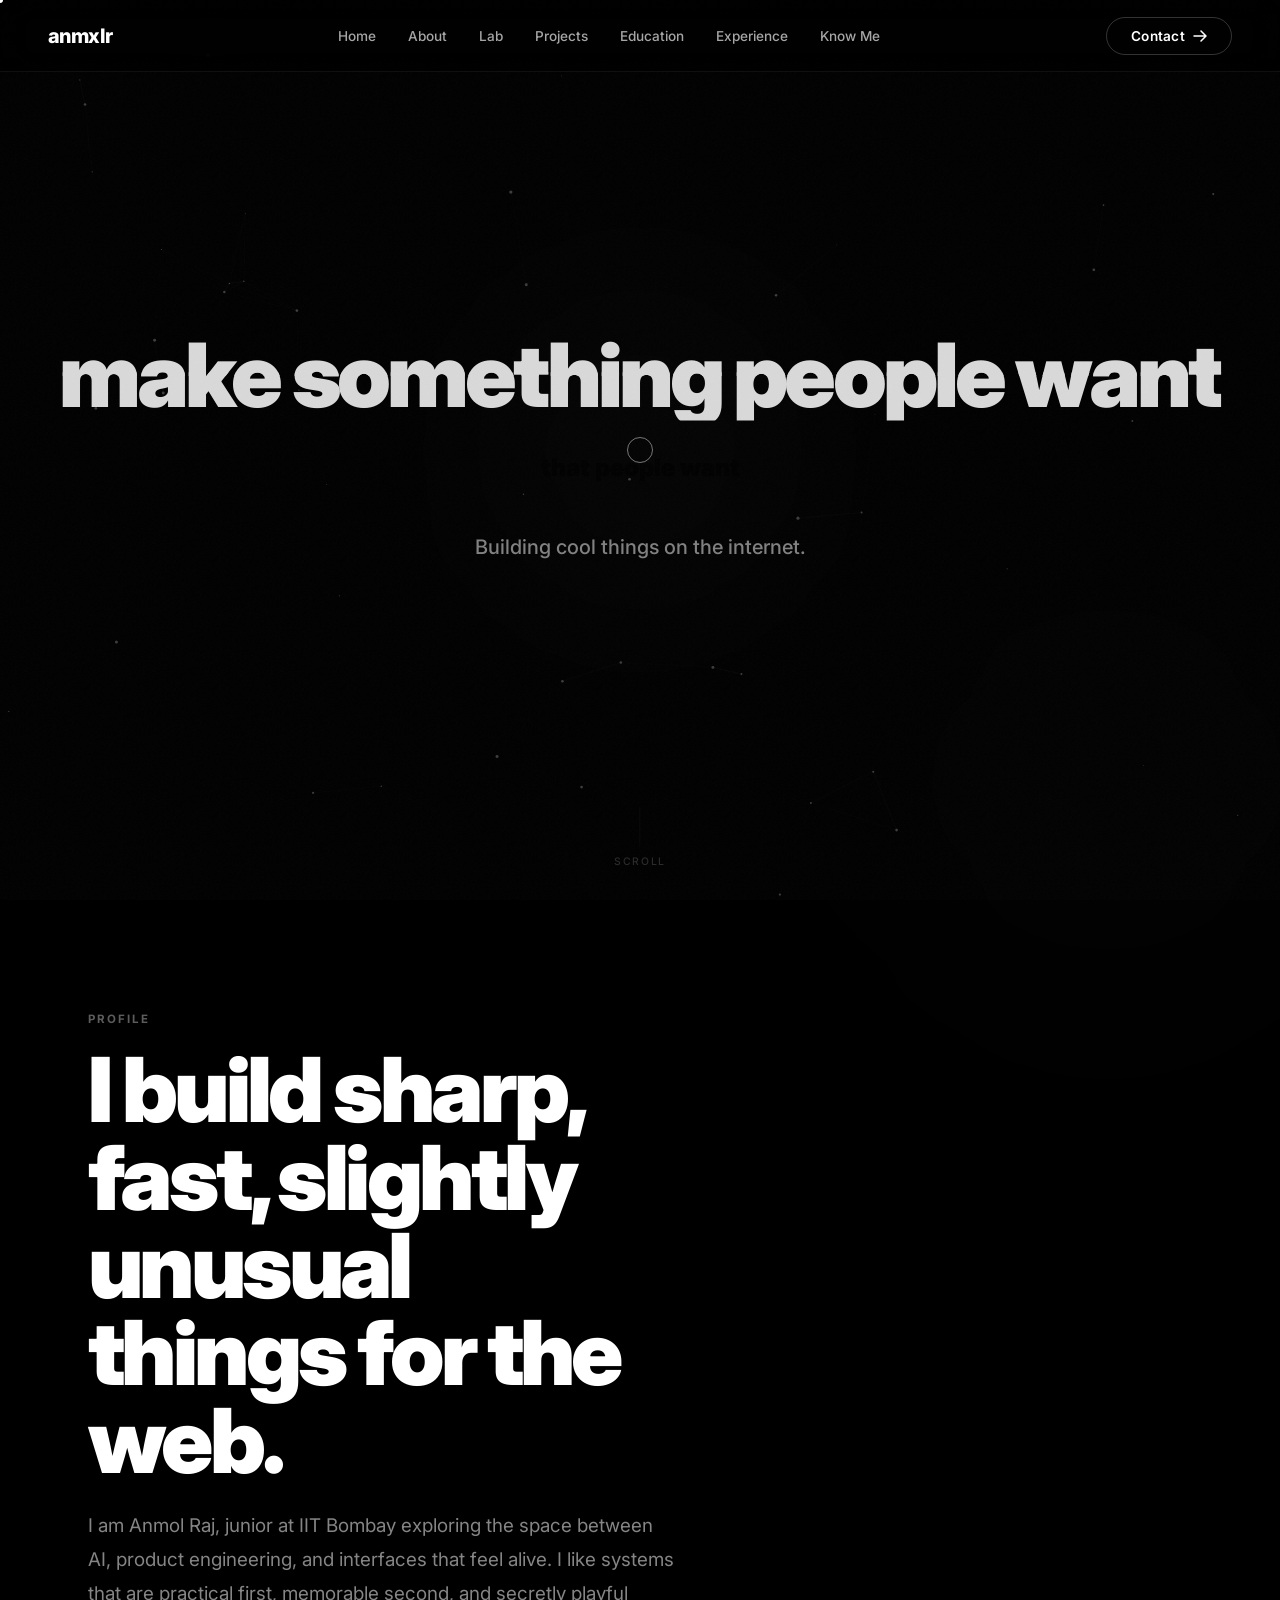
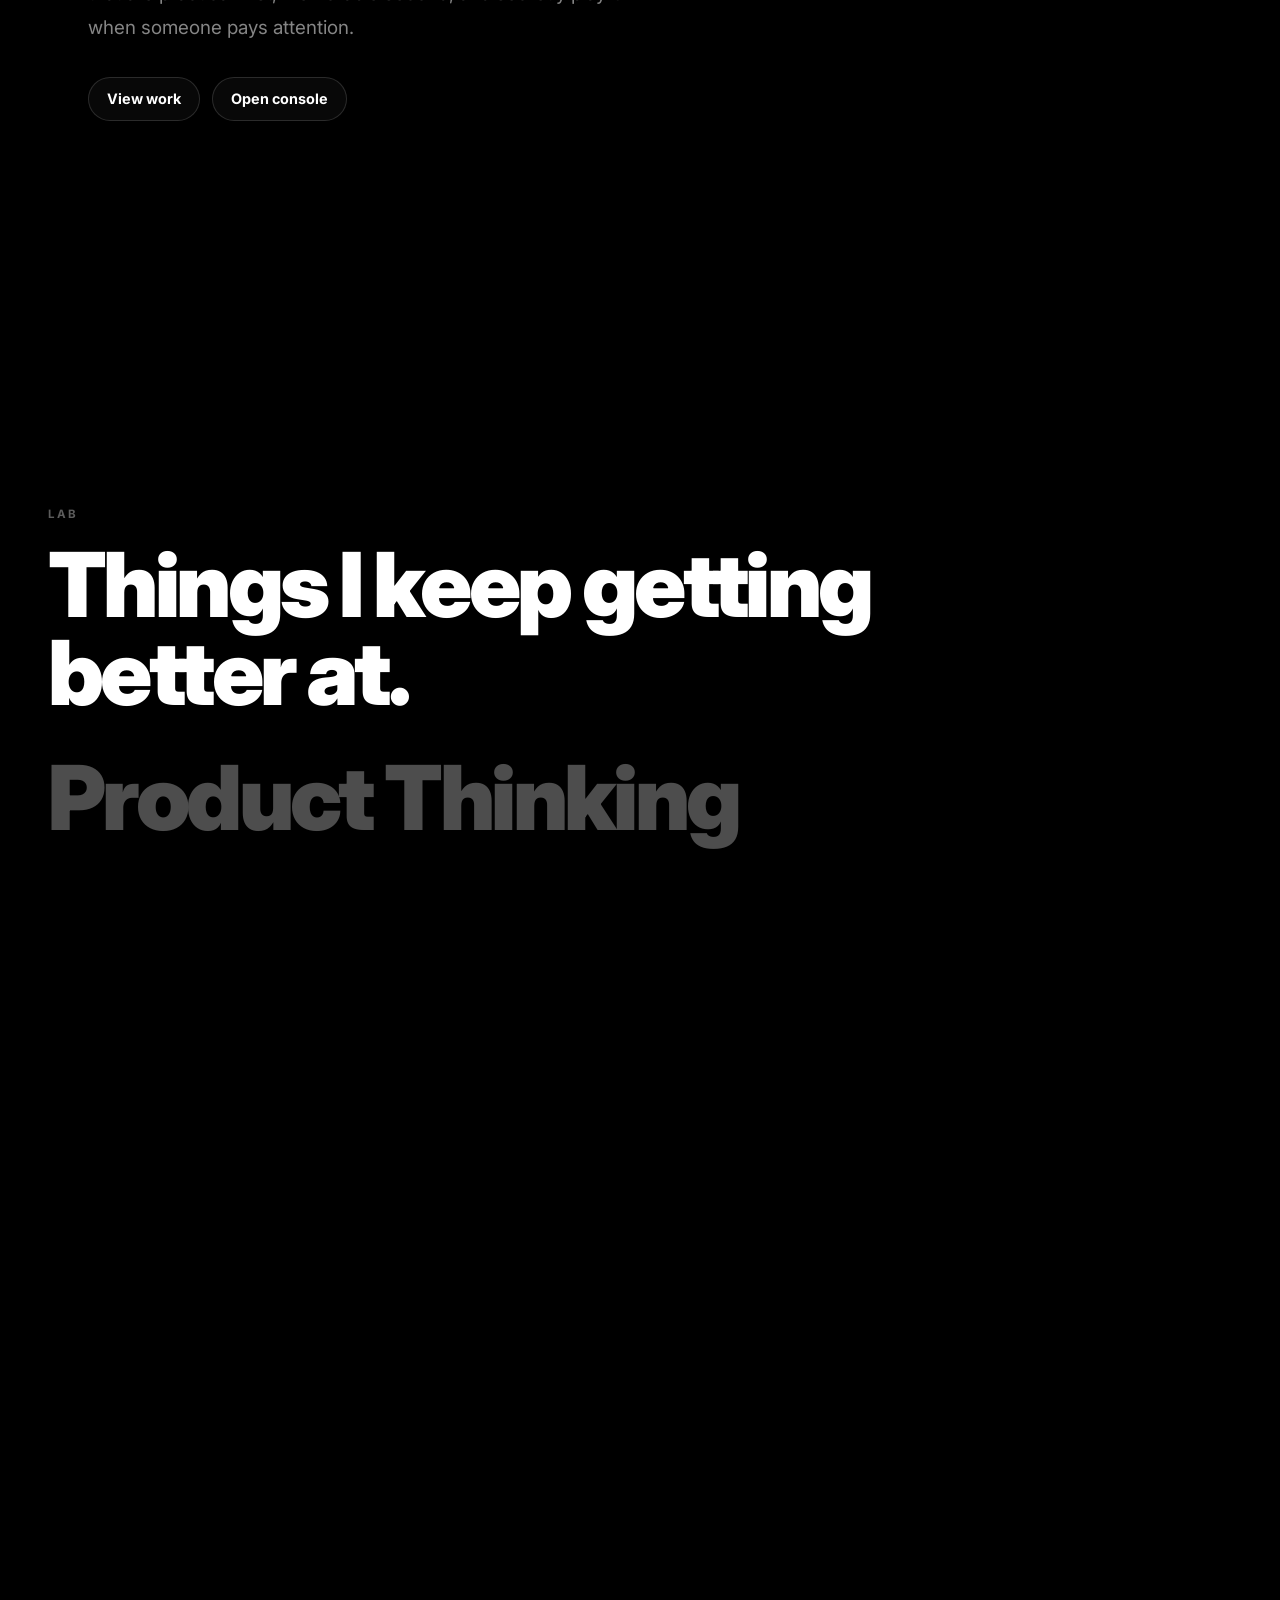
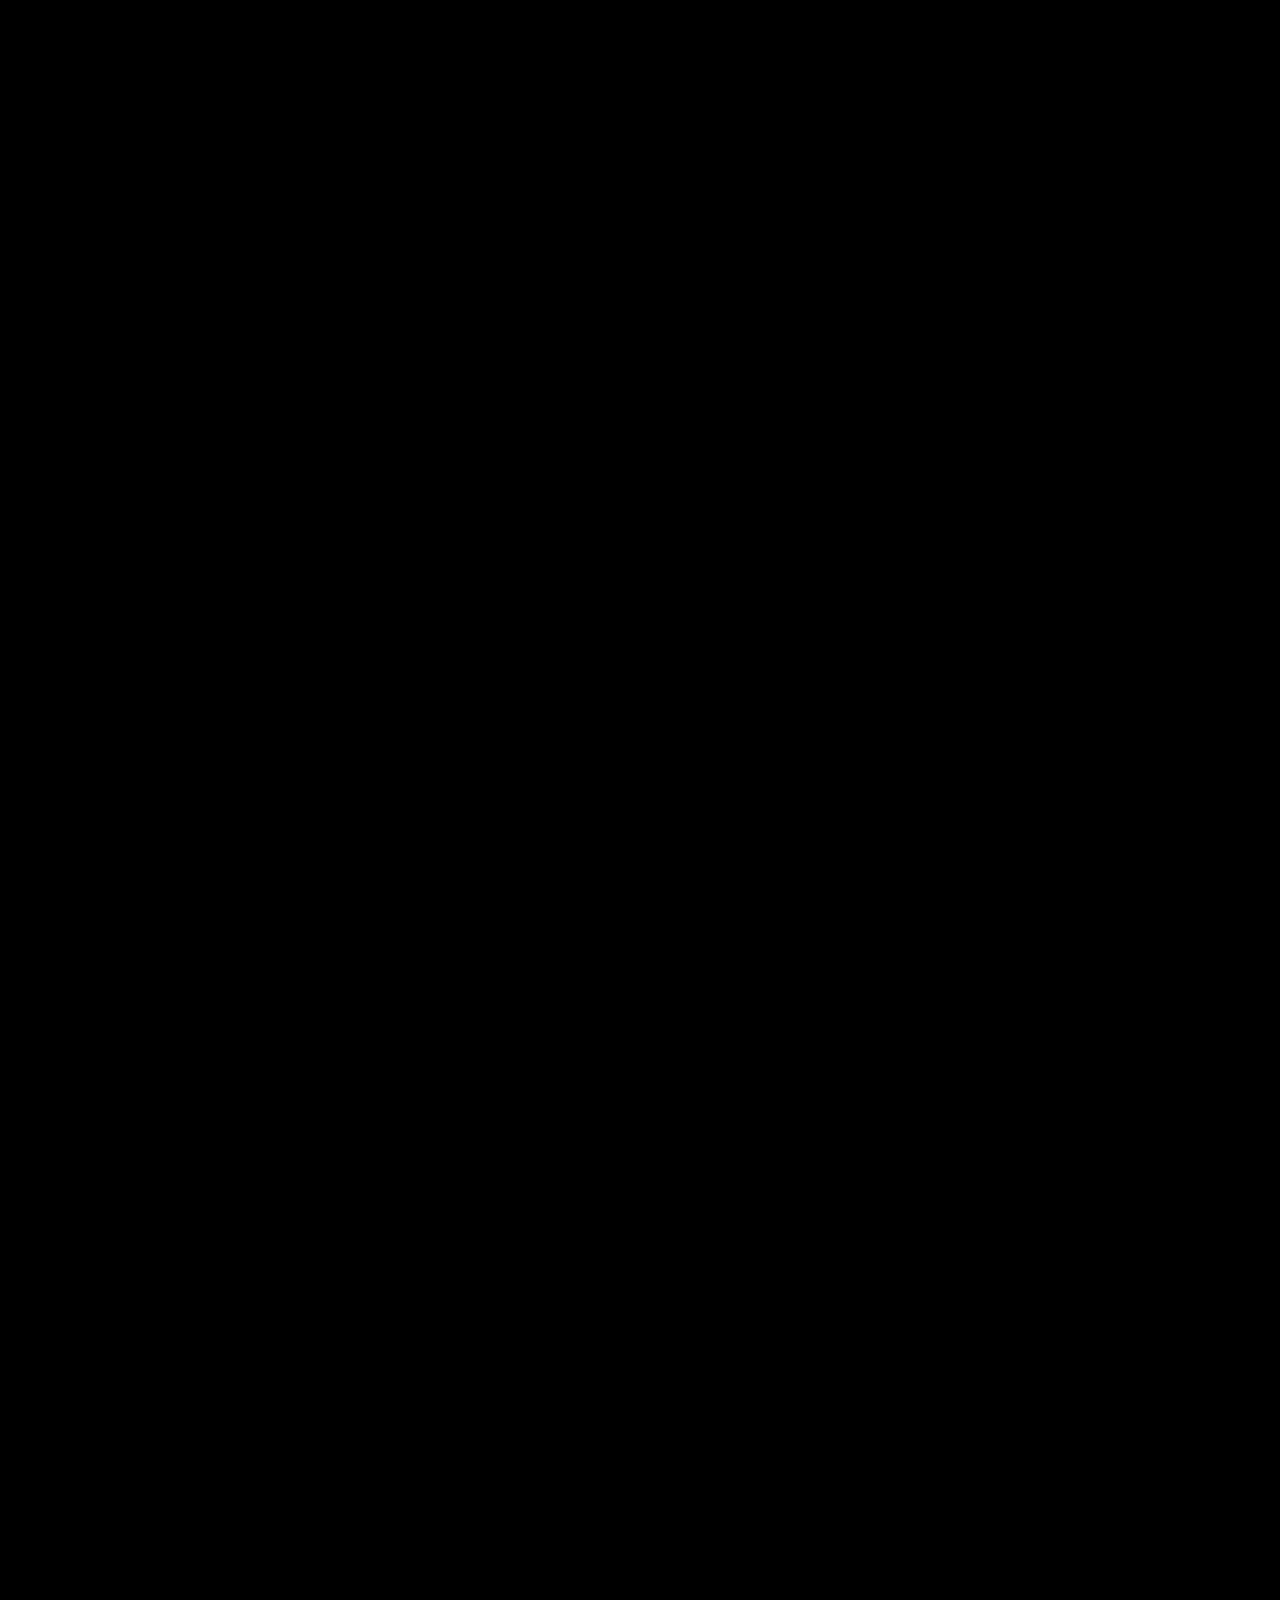
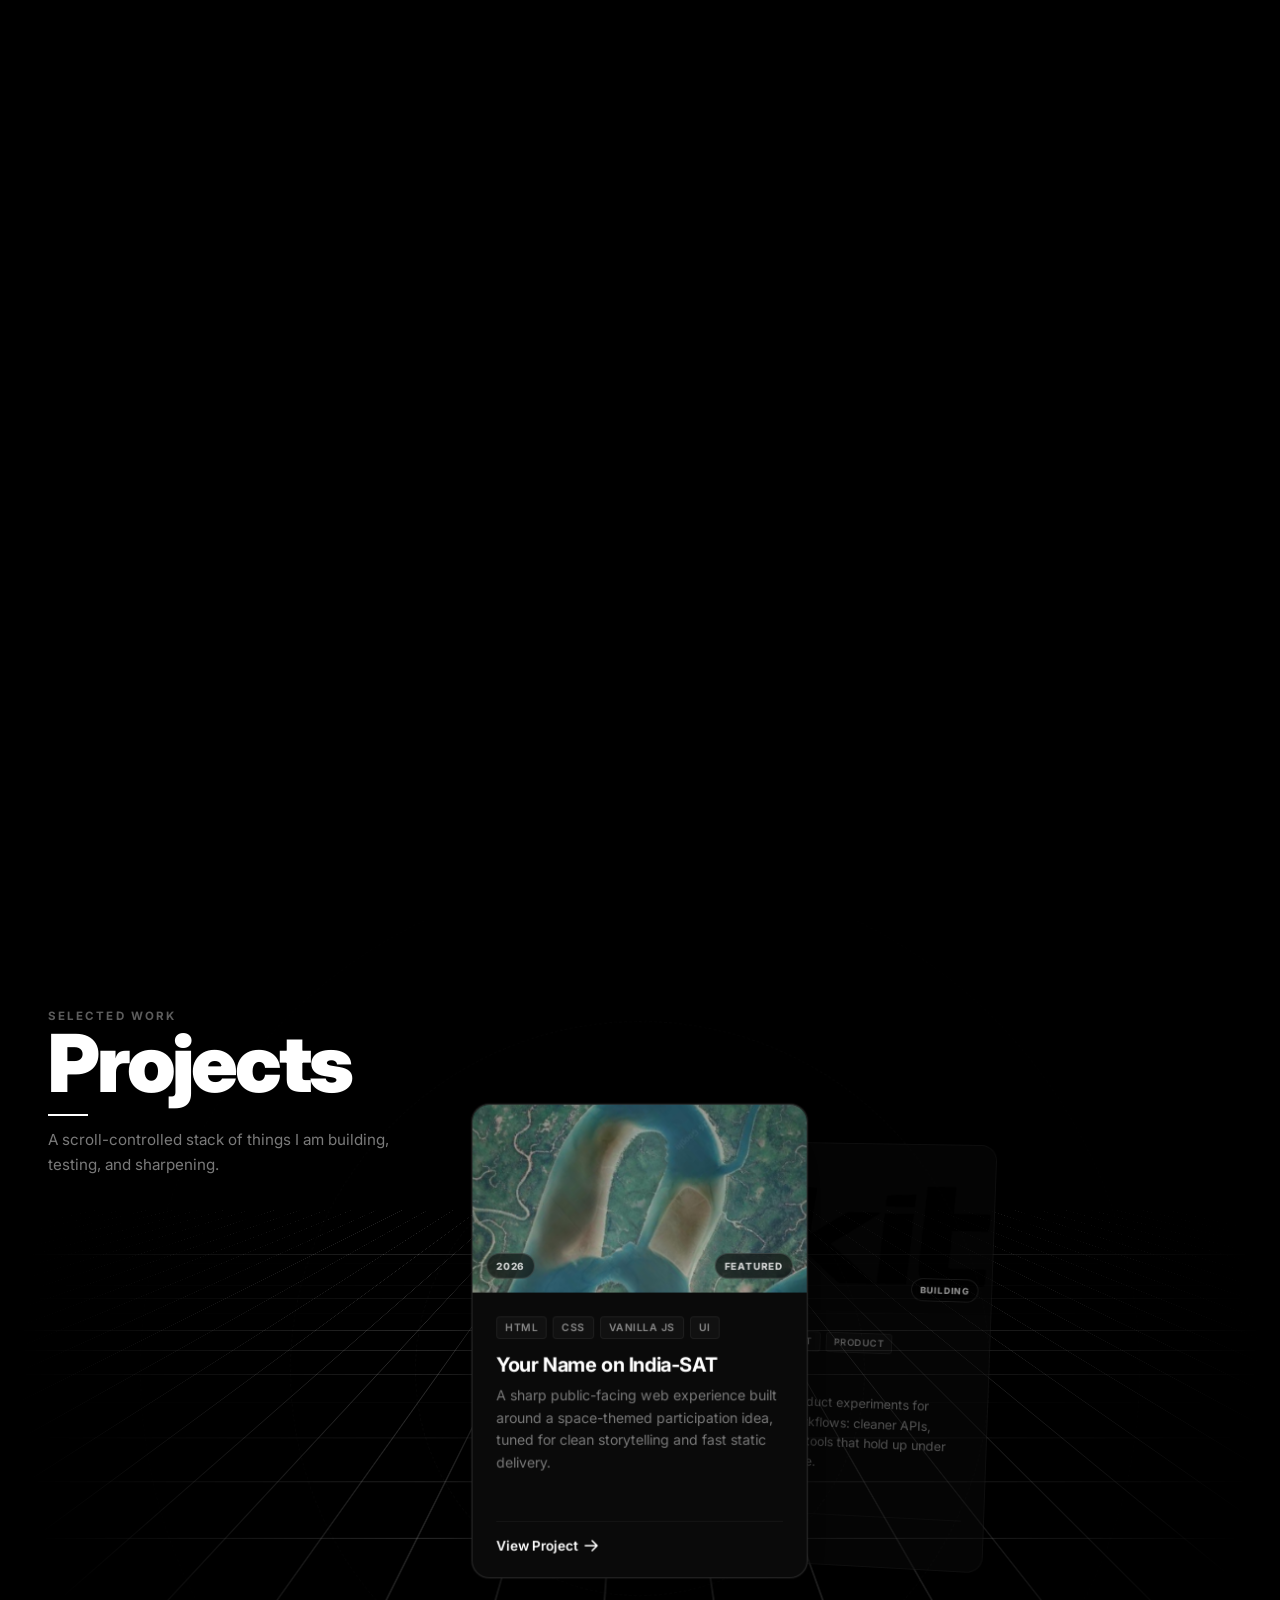
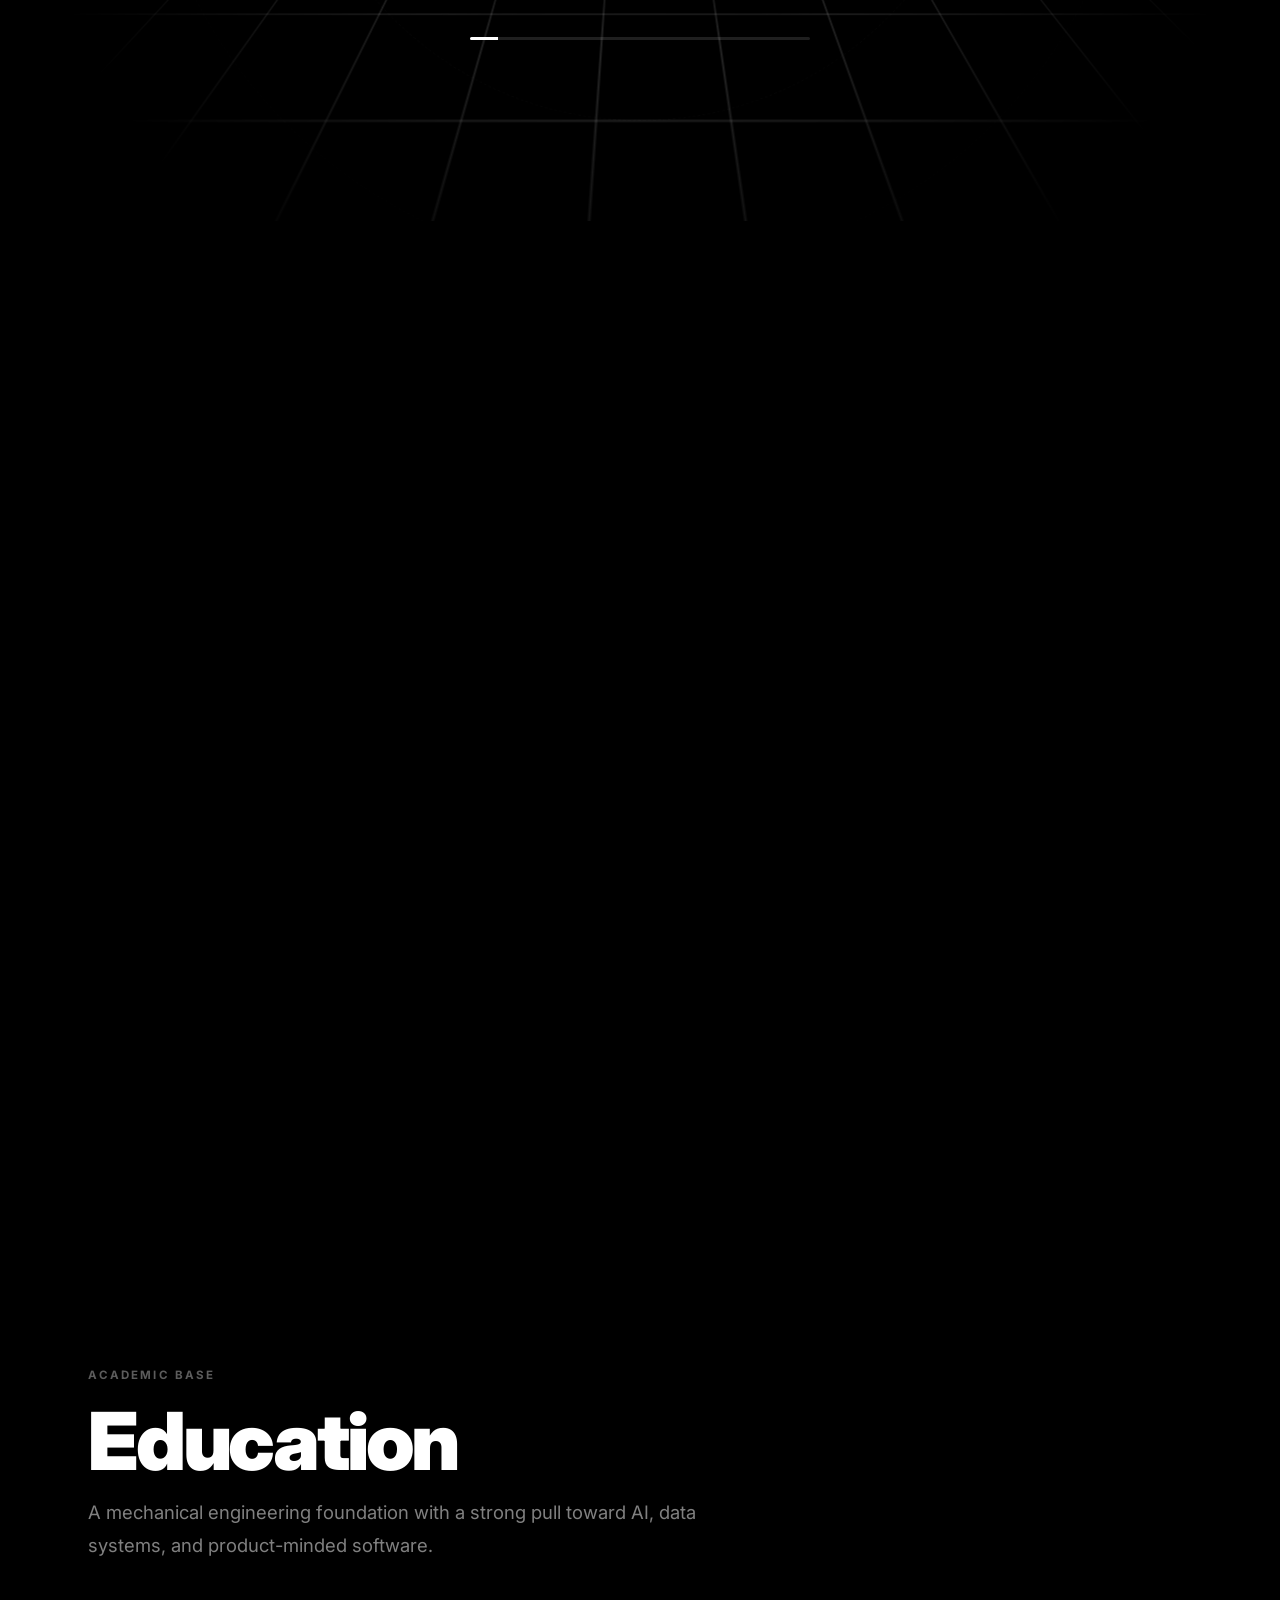
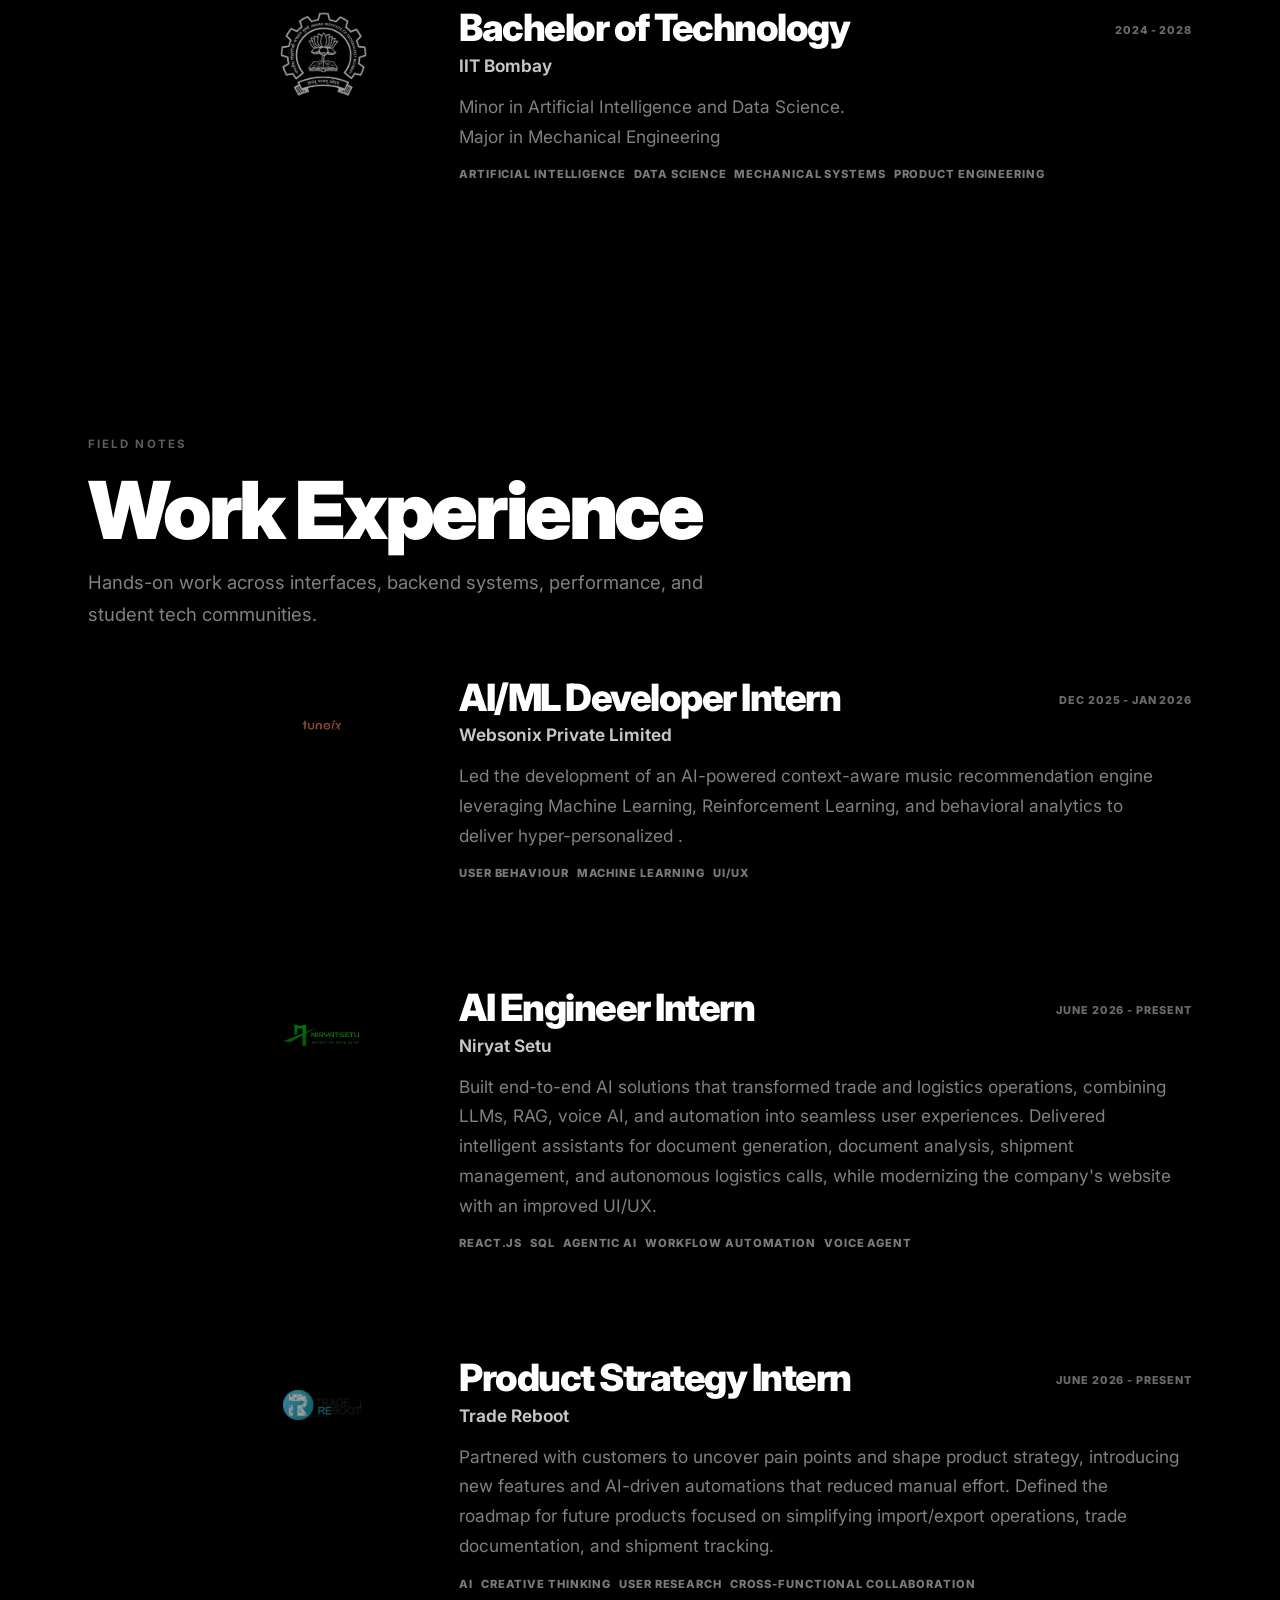
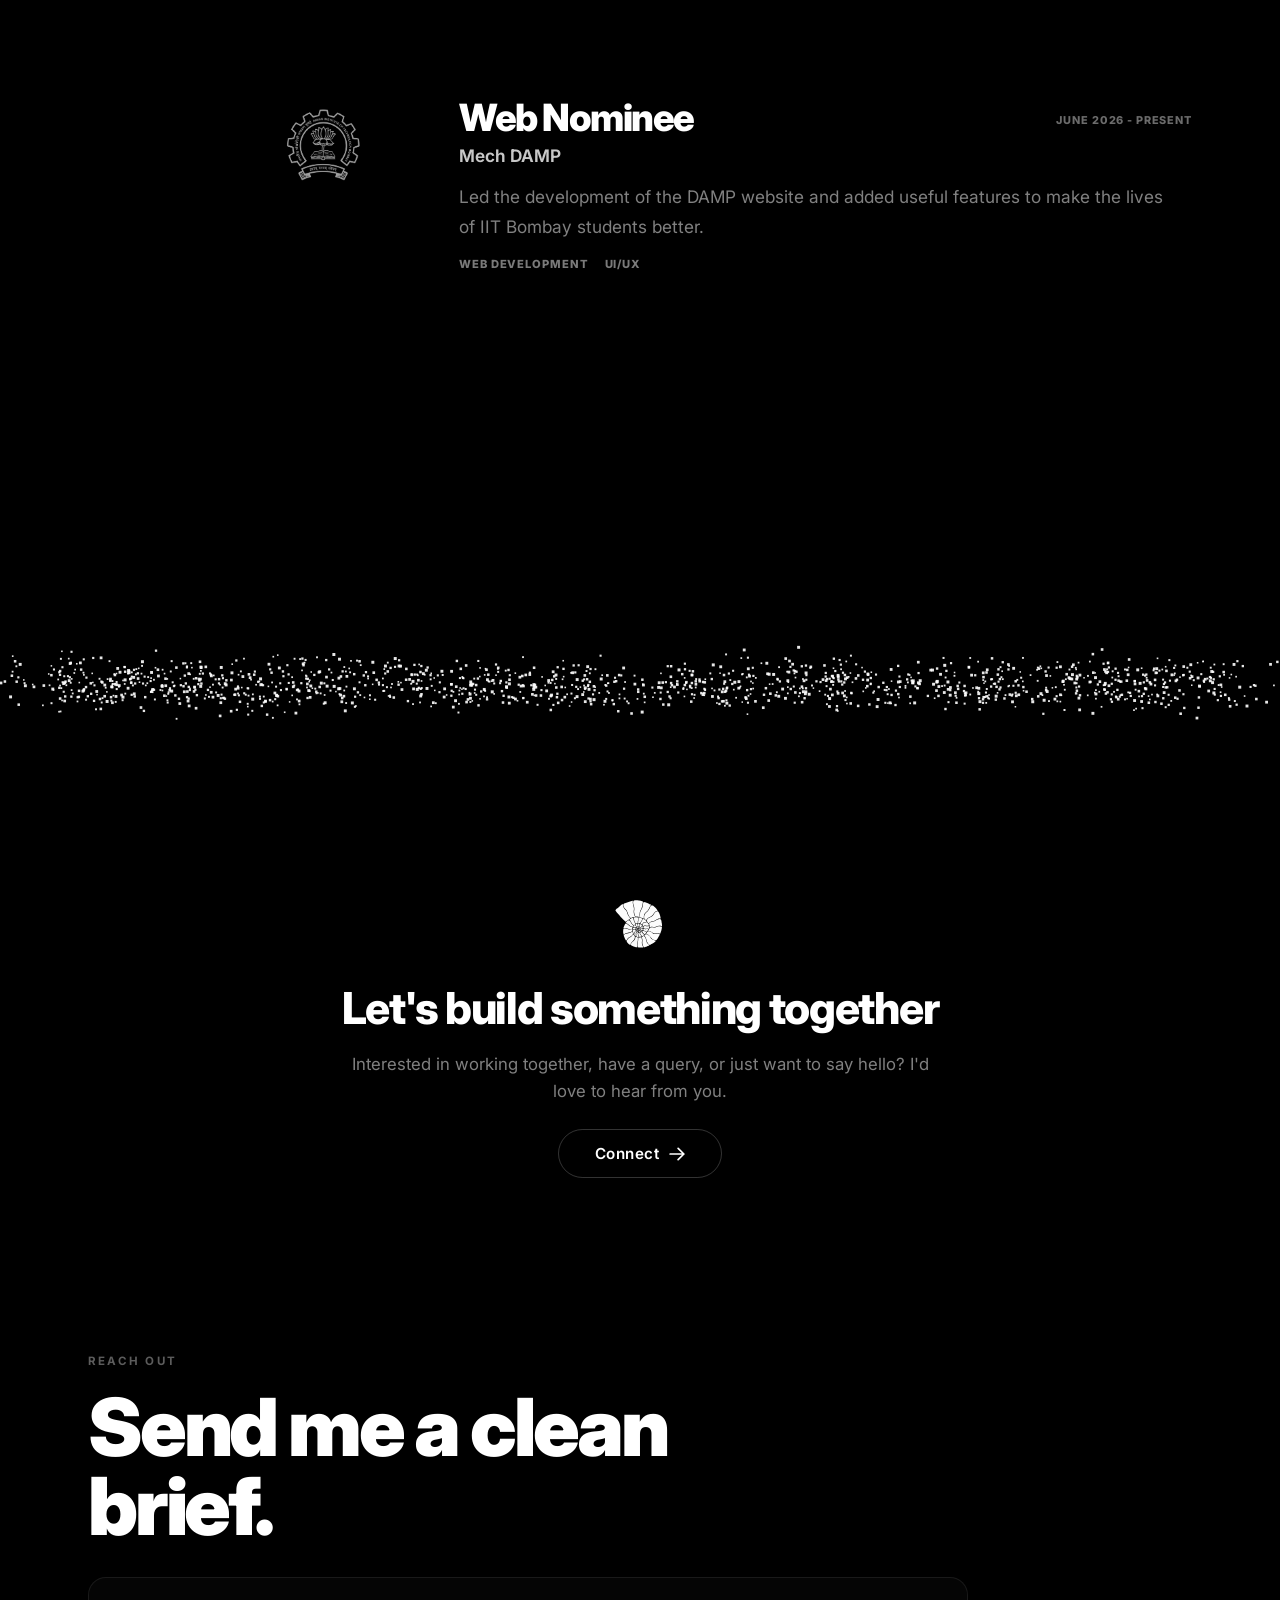
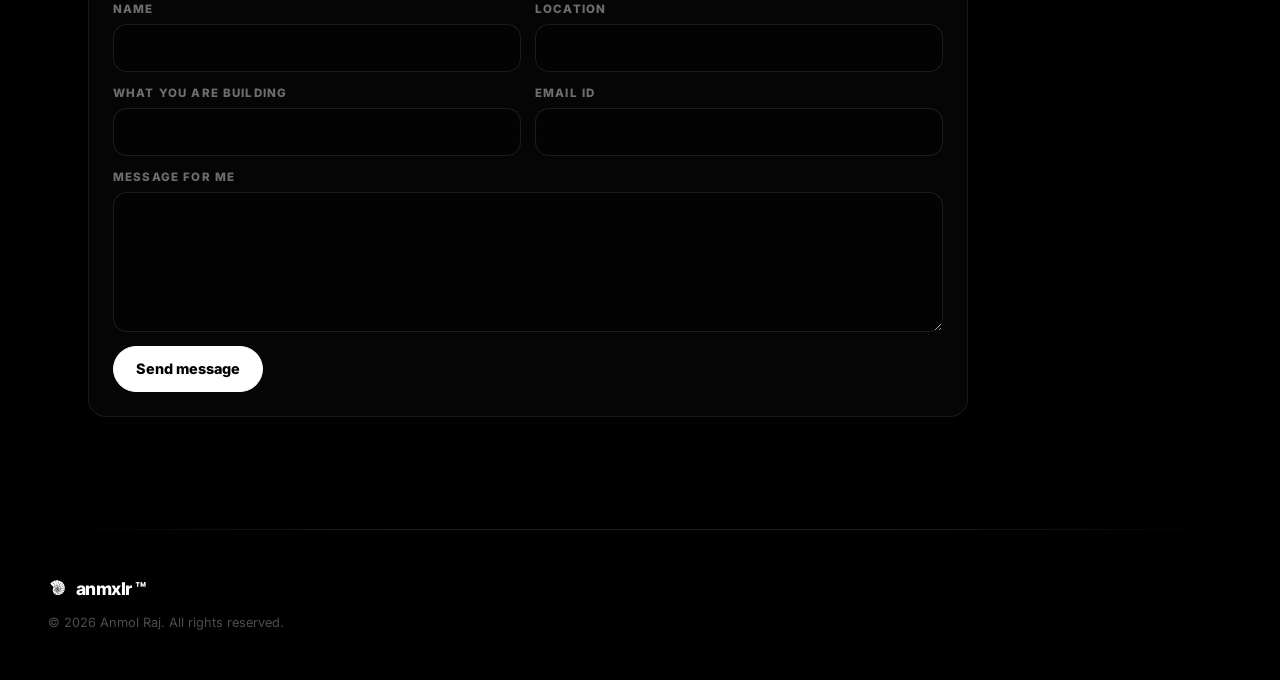
<file: index.html>
<!DOCTYPE html>
<html lang="en" class="scroll-locked">

<head>
    <meta charset="UTF-8">
    <meta name="viewport" content="width=device-width, initial-scale=1.0">
    <meta name="description" content="anmxlr — personal landing page">
    <title>anmxlr</title>
    <link rel="stylesheet" href="src/style.css">
    <link rel="icon" type="image/svg+xml" href="src/assets/images/logo.svg" />
    <link rel="shortcut icon" href="src/assets/images/logo.svg" />
</head>

<body class="scroll-locked">

    <!-- ── Intro Splash Screen ──────────────────────── -->
    <div class="intro-screen" id="intro-screen">
        <div class="intro-content">
            <div class="intro-logo-container" id="intro-logo-container"></div>
            <span class="intro-text">
                <span class="letter">a</span>
                <span class="letter">n</span>
                <span class="letter">m</span>
                <span class="letter">x</span>
                <span class="letter">l</span>
                <span class="letter">r</span>
            </span>

        </div>
    </div>

    <!-- ── Main Page ────────────────────────────────── -->
    <div class="main-page" id="main-page">

        <!-- Ambient glow orbs -->
        <div class="glow-orb glow-orb--primary"></div>
        <div class="glow-orb glow-orb--secondary"></div>
        <canvas class="constellation-canvas" id="constellation-canvas" aria-hidden="true"></canvas>

        <!-- Top Navigation Bar -->
        <nav class="top-bar" id="top-bar">
            <div class="logo">
                <span>anmxlr</span>
            </div>
            <div class="nav-tabs">
                <a href="#" class="nav-tab">Home</a>
                <a href="#about-section" class="nav-tab">About</a>
                <a href="#lab-section" class="nav-tab">Lab</a>
                <a href="#projects-scroll-track" class="nav-tab">Projects</a>
                <a href="#education-section" class="nav-tab">Education</a>
                <a href="#experience-section" class="nav-tab">Experience</a>
                <a href="src/components/about.html" class="nav-tab">Know Me</a>
            </div>
            <a href="#" class="contact-btn" id="contact-btn">
                <span>Contact</span>
                <svg class="arrow-icon" viewBox="0 0 14 14" fill="none" xmlns="http://www.w3.org/2000/svg">
                    <path d="M1 7h12M8 2l5 5-5 5" stroke-width="1.5" stroke-linecap="round" stroke-linejoin="round" />
                </svg>
            </a>
            <!-- Hamburger Button for Mobile -->
            <button class="menu-toggle-btn" id="menu-toggle-btn" aria-label="Toggle Navigation Menu">
                <span class="line line-top"></span>
                <span class="line line-middle"></span>
                <span class="line line-bottom"></span>
            </button>
        </nav>

        <!-- Mobile Navigation Menu Overlay -->
        <div class="mobile-nav-overlay" id="mobile-nav-overlay">
            <div class="mobile-nav-content">
                <div class="mobile-nav-links">
                    <a href="#" class="mobile-nav-link" data-index="0">Home</a>
                    <a href="#about-section" class="mobile-nav-link" data-index="1">About</a>
                    <a href="#lab-section" class="mobile-nav-link" data-index="2">Lab</a>
                    <a href="#projects-scroll-track" class="mobile-nav-link" data-index="3">Projects</a>
                    <a href="#education-section" class="mobile-nav-link" data-index="4">Education</a>
                    <a href="#experience-section" class="mobile-nav-link" data-index="5">Experience</a>
                    <a href="src/components/about.html" class="mobile-nav-link" data-index="6">Know Me</a>
                    <a href="#" class="mobile-nav-link mobile-contact-link" id="mobile-contact-trigger" data-index="7">
                        <span>Contact</span>
                        <svg class="arrow-icon" viewBox="0 0 14 14" fill="none" xmlns="http://www.w3.org/2000/svg">
                            <path d="M1 7h12M8 2l5 5-5 5" stroke-width="1.5" stroke-linecap="round"
                                stroke-linejoin="round" />
                        </svg>
                    </a>
                </div>
            </div>
        </div>

        <!-- Hero Section -->
        <section class="hero">
            <h1 class="hero-title"><span class="hero-title-intro"></span><span class="change-wrapper"><span
                        class="word-strike">make something people
                        want<span class="strike-half strike-top">make something people want</span><span
                            class="strike-half strike-bottom">make something people want</span></span><span
                        class="word-pop"><span class="typewriter-text"></span></span></span></h1>
            <p class="hero-easter">that people want</p>
            <p class="hero-subtitle">Building cool things on the internet.</p>
        </section>

        <!-- About Section -->
        <section class="about-section" id="about-section">
            <div class="section-kicker">Profile</div>
            <div class="about-grid">
                <div class="about-copy">
                    <h2 class="about-title">I build sharp, fast, slightly unusual things for the web.</h2>
                    <p class="about-text">I am Anmol Raj, junior at IIT Bombay exploring the space between AI, product
                        engineering, and interfaces that feel alive. I like systems that are practical first, memorable
                        second, and secretly playful when someone pays attention.</p>
                    <div class="about-actions">
                        <a href="#projects-scroll-track" class="magnetic-link">View work</a>
                        <button class="magnetic-link command-trigger" type="button" id="command-trigger">Open
                            console</button>
                    </div>
                </div>
            </div>
        </section>

        <!-- Lab Section (scroll-driven text) -->
        <div class="lab-scroll-track" id="lab-scroll-track">
            <section class="lab-section" id="lab-section">
                <div class="lab-section-inner">
                    <div class="section-kicker">Lab</div>
                    <h2 class="lab-title">Things I keep getting better at.</h2>
                    <div class="lab-scroll-text" aria-label="Skills">
                        <div class="lab-scroll-text-viewport">
                            <div class="lab-scroll-text-track" id="lab-scroll-text-track">
                                <span class="lab-scroll-text-item is-active">Product Thinking</span>
                                <span class="lab-scroll-text-item">Agentic AI</span>
                                <span class="lab-scroll-text-item">UI/UX</span>
                                <span class="lab-scroll-text-item">coding</span>
                                <span class="lab-scroll-text-item">Design Thinking</span>
                                <span class="lab-scroll-text-item">Problem Solving</span>
                            </div>
                        </div>
                    </div>
                </div>
            </section>
        </div>

        <!-- Projects Scroll Track (pins section while scrolling) -->
        <div class="projects-scroll-track" id="projects-scroll-track">
            <!-- Projects Showcase Section -->
            <section class="projects-section" id="projects-section">

                <!-- Cool Animated Black and White Background -->
                <div class="projects-bg">
                    <div class="projects-bg-grid"></div>
                    <div class="projects-bg-circles">
                        <div class="bg-circle bg-circle--1"></div>
                        <div class="bg-circle bg-circle--2"></div>
                        <div class="bg-circle bg-circle--3"></div>
                    </div>
                    <div class="projects-bg-overlay"></div>
                </div>

                <div class="projects-heading">
                    <span class="section-kicker">Selected Work</span>
                    <h2 class="projects-title">Projects</h2>
                    <p class="projects-subtitle">A scroll-controlled stack of things I am building, testing, and
                        sharpening.</p>
                </div>

                <!-- 3D Stack Scene Wrapper -->
                <div class="projects-stack-scroller" id="projects-stack-scroller" tabindex="0"
                    aria-label="Scrollable projects stack">
                    <div class="projects-stack-stage">
                        <div class="projects-stack-scene">
                            <div class="projects-stack">
                                <!-- Projects dynamically injected by main.js -->
                            </div>
                        </div>
                    </div>
                    <div class="projects-stack-spacer" id="projects-stack-spacer" aria-hidden="true"></div>
                </div>
                <div class="projects-stack-progress" aria-label="Project carousel progress"><span></span></div>

            </section>
        </div>

        <!-- Education Section -->
        <section class="education-section" id="education-section">
            <div class="section-kicker">Academic Base</div>
            <h2 class="education-title">Education</h2>
            <p class="section-lede">A mechanical engineering foundation with a strong pull toward AI, data systems, and
                product-minded software.</p>
            <div class="education-timeline">

                <div class="timeline-item">
                    <div class="timeline-content">
                        <div class="timeline-logo">
                            <a href="https://www.iitb.ac.in/">
                                <img src="src/assets/images/iitb.png" alt="IIT Bombay Logo" class="institution-logo">
                            </a>
                        </div>
                        <div class="timeline-info">
                            <div class="timeline-header">
                                <h3 class="timeline-degree">Bachelor of Technology</h3>
                                <span class="timeline-period">2024 - 2028</span>
                            </div>
                            <h4 class="timeline-institution">IIT Bombay</h4>

                            <p class="timeline-desc">Minor in Artificial Intelligence and Data Science.</p>
                            <p class="timeline-desc">Major in Mechanical Engineering</p>
                            <div class="timeline-tags">
                                <span>Artificial Intelligence</span>
                                <span>Data Science</span>
                                <span>Mechanical Systems</span>
                                <span>Product Engineering</span>
                            </div>
                        </div>
                    </div>
                </div>

            </div>
        </section>

        <!-- Experience Section -->
        <section class="experience-section" id="experience-section">
            <div class="section-kicker">Field Notes</div>
            <h2 class="experience-title">Work Experience</h2>
            <p class="section-lede">Hands-on work across interfaces, backend systems, performance, and student tech
                communities.</p>
            <div class="experience-timeline">

                <div class="timeline-item">
                    <div class="timeline-content">
                        <div class="timeline-logo">
                            <img src="src/assets/images/companies/tuneix-logo.png" alt="Tuneix logo"
                                class="company-logo">
                        </div>
                        <div class="timeline-info">
                            <div class="timeline-header">
                                <h3 class="timeline-degree">AI/ML Developer Intern</h3>
                                <span class="timeline-period">Dec 2025 - Jan 2026</span>
                            </div>
                            <h4 class="timeline-institution">Websonix Private Limited</h4>
                            <p class="timeline-desc">Led the development of an AI-powered context-aware music
                                recommendation engine leveraging Machine Learning, Reinforcement Learning, and
                                behavioral analytics to deliver hyper-personalized .</p>
                            <div class="timeline-tags">
                                <span>User Behaviour</span>
                                <span>Machine Learning</span>
                                <span>UI/UX</span>
                            </div>
                        </div>
                    </div>
                </div>

                <div class="timeline-item">
                    <div class="timeline-content">
                        <div class="timeline-logo">
                            <img src="src/assets/images/companies/logo.png" alt="Niryat Setu logo" class="company-logo">
                        </div>
                        <div class="timeline-info">
                            <div class="timeline-header">
                                <h3 class="timeline-degree">AI Engineer Intern</h3>
                                <span class="timeline-period">June 2026 - Present</span>
                            </div>
                            <h4 class="timeline-institution">Niryat Setu</h4>
                            <p class="timeline-desc">Built end-to-end AI solutions that transformed trade and logistics
                                operations, combining LLMs, RAG, voice AI, and automation into seamless user
                                experiences. Delivered intelligent assistants for document generation, document
                                analysis, shipment management, and autonomous logistics calls, while modernizing the
                                company's website with an improved UI/UX.</p>
                            <div class="timeline-tags">
                                <span>React.js</span>
                                <span>SQL</span>
                                <span>Agentic AI</span>
                                <span>Workflow Automation</span>
                                <span>Voice Agent</span>
                            </div>
                        </div>
                    </div>
                </div>

                <div class="timeline-item">
                    <div class="timeline-content">
                        <div class="timeline-logo">
                            <img src="src/assets/images/companies/tr_logo_updated.svg" alt="Tuneix logo"
                                class="company-logo">
                        </div>
                        <div class="timeline-info">
                            <div class="timeline-header">
                                <h3 class="timeline-degree">Product Strategy Intern</h3>
                                <span class="timeline-period">June 2026 - Present</span>
                            </div>
                            <h4 class="timeline-institution">Trade Reboot</h4>
                            <p class="timeline-desc">Partnered with customers to uncover pain points and shape product
                                strategy, introducing new features and AI-driven automations that reduced manual effort.
                                Defined the roadmap for future products focused on simplifying import/export operations,
                                trade documentation, and shipment tracking.
                            </p>
                            <div class="timeline-tags">
                                <span>AI</span>
                                <span>Creative Thinking</span>
                                <span>User Research</span>
                                <span>Cross-functional Collaboration</span>
                            </div>
                        </div>
                    </div>
                </div>

                <div class="timeline-item">
                    <div class="timeline-content">
                        <div class="timeline-logo">
                            <img src="src/assets/images/iitb.png" alt="Tuneix logo" class="company-logo">
                        </div>
                        <div class="timeline-info">
                            <div class="timeline-header">
                                <h3 class="timeline-degree">Web Nominee </h3>
                                <span class="timeline-period">June 2026 - Present</span>
                            </div>
                            <h4 class="timeline-institution">Mech DAMP</h4>
                            <p class="timeline-desc">Led the development of the DAMP website and added useful features
                                to make the lives of IIT Bombay students better.</p>
                            <div class="timeline-tags">
                                <span>Web development</span>
                                <span></span>
                                <span>UI/UX</span>
                            </div>
                        </div>
                    </div>
                </div>

            </div>
        </section>

        <!-- Interactive Name Warp Section -->
        <section class="name-warp-section" id="name-warp-section">
            <div class="name-warp-container">
                <canvas id="name-warp-canvas"></canvas>
            </div>
            <div class="connect-invite-container">
                <img src="src/assets/images/logo.svg" alt="anmxlr Logo" class="connect-logo">
                <h3 class="connect-title">Let's build something together</h3>
                <p class="connect-subtitle">Interested in working together, have a query, or just want to say hello? I'd
                    love to hear from you.</p>
            </div>
            <a href="#" class="connect-btn" id="name-connect-btn">
                <span>Connect</span>
                <svg class="arrow-icon" viewBox="0 0 14 14" fill="none" xmlns="http://www.w3.org/2000/svg">
                    <path d="M1 7h12M8 2l5 5-5 5" stroke-width="1.5" stroke-linecap="round" stroke-linejoin="round" />
                </svg>
            </a>
        </section>

        <!-- Reach Out Section -->
        <section class="reach-section" id="reach-section">
            <div class="section-kicker">Reach Out</div>
            <h2 class="reach-title">Send me a clean brief.</h2>
            <form class="reach-form" id="reach-form">
                <div class="reach-field">
                    <label for="reach-name">Name</label>
                    <input id="reach-name" name="name" autocomplete="name" required>
                </div>
                <div class="reach-field">
                    <label for="reach-location">Location</label>
                    <input id="reach-location" name="location" autocomplete="address-level2">
                </div>
                <div class="reach-field">
                    <label for="reach-building">What you are building</label>
                    <input id="reach-building" name="building" required>
                </div>
                <div class="reach-field">
                    <label for="reach-email">Email ID</label>
                    <input id="reach-email" name="email" type="email" autocomplete="email" required>
                </div>
                <div class="reach-field reach-field-full">
                    <label for="reach-message">Message for me</label>
                    <textarea id="reach-message" name="message" rows="5" required></textarea>
                </div>
                <button class="reach-send" type="submit">Send message</button>
            </form>
        </section>

        <!-- Scroll Indicator -->
        <div class="scroll-indicator" id="scroll-indicator">
            <div class="scroll-line"></div>
            <span class="scroll-text">Scroll</span>
        </div>

        <!-- ── Footer ─────────────────────────────── -->
        <footer class="footer" id="footer">
            <div class="footer-divider"></div>
            <div class="peeking-cat-container">
                <img src="src/assets/images/about/cat.png" alt="peeking cat" class="peeking-cat">
            </div>
            <div class="footer-content">
                <div class="footer-left">
                    <div class="footer-logo-container">
                        <img src="src/assets/images/logo.svg" alt="anmxlr Logo" class="footer-logo-img">
                        <span class="footer-logo">anmxlr ™</span>
                    </div>
                    <p class="footer-copyright">© 2026 Anmol Raj. All rights reserved.</p>
                </div>
                <div class="footer-right"></div>
            </div>
        </footer>

        <!-- Film grain texture overlay -->
        <div class="grain"></div>
    </div>

    <!-- ── Contact Modal ────────────────────────────── -->
    <div class="modal-overlay" id="modal-overlay">
        <div class="modal">
            <div class="modal-header">
                <h2 class="modal-title">Get in touch</h2>
                <button class="modal-close" id="modal-close" aria-label="Close">✕</button>
            </div>
            <div class="contact-links">

                <a href="https://mail.google.com/mail/?view=cm&fs=1&to=anmxlr@gmail.com" class="contact-link">
                    <div class="contact-link-icon">
                        <svg viewBox="0 0 24 24">
                            <rect x="2" y="4" width="20" height="16" rx="2" />
                            <path d="M22 4l-10 8L2 4" />
                        </svg>
                    </div>
                    <div class="contact-link-info">
                        <span class="contact-link-label">Email</span>
                        <span class="contact-link-value">anmxlr@gmail.com</span>
                    </div>
                </a>

                <a href="https://github.com/anmxlr" target="_blank" rel="noopener" class="contact-link">
                    <div class="contact-link-icon">
                        <svg viewBox="0 0 24 24">
                            <path
                                d="M9 19c-5 1.5-5-2.5-7-3m14 6v-3.87a3.37 3.37 0 00-.94-2.61c3.14-.35 6.44-1.54 6.44-7A5.44 5.44 0 0020 4.77 5.07 5.07 0 0019.91 1S18.73.65 16 2.48a13.38 13.38 0 00-7 0C6.27.65 5.09 1 5.09 1A5.07 5.07 0 005 4.77a5.44 5.44 0 00-1.5 3.78c0 5.42 3.3 6.61 6.44 7A3.37 3.37 0 009 18.13V22" />
                        </svg>
                    </div>
                    <div class="contact-link-info">
                        <span class="contact-link-label">GitHub</span>
                        <span class="contact-link-value">@anmxlr</span>
                    </div>
                </a>

                <a href="https://x.com/anmxlr" target="_blank" rel="noopener" class="contact-link">
                    <div class="contact-link-icon">
                        <svg viewBox="0 0 24 24">
                            <path d="M4 4l11.733 16H20L8.267 4H4zm0 16l6.768-6.768M20 4l-6.768 6.768" />
                        </svg>
                    </div>
                    <div class="contact-link-info">
                        <span class="contact-link-label">X</span>
                        <span class="contact-link-value">@anmxlr</span>
                    </div>
                </a>

                <a href="https://instagram.com/anmxlr" target="_blank" rel="noopener" class="contact-link">
                    <div class="contact-link-icon">
                        <svg viewBox="0 0 24 24">
                            <rect x="2" y="2" width="20" height="20" rx="5" ry="5" />
                            <path d="M16 11.37A4 4 0 1 1 12.63 8 4 4 0 0 1 16 11.37z" />
                            <line x1="17.5" y1="6.5" x2="17.51" y2="6.5" />
                        </svg>
                    </div>
                    <div class="contact-link-info">
                        <span class="contact-link-label">Instagram</span>
                        <span class="contact-link-value">@anmxlr</span>
                    </div>
                </a>

                <a href="https://www.linkedin.com/in/anmol-raj-026700313/" target="_blank" rel="noopener"
                    class="contact-link">
                    <div class="contact-link-icon">
                        <svg viewBox="0 0 24 24">
                            <path d="M16 8a6 6 0 0 1 6 6v7h-4v-7a2 2 0 0 0-2-2 2 2 0 0 0-2 2v7h-4v-7a6 6 0 0 1 6-6z" />
                            <rect x="2" y="9" width="4" height="12" />
                            <circle cx="4" cy="4" r="2" />
                        </svg>
                    </div>
                    <div class="contact-link-info">
                        <span class="contact-link-label">LinkedIn</span>
                        <span class="contact-link-value">Anmol Raj</span>
                    </div>
                </a>

            </div>
        </div>
    </div>

    <!-- Custom Cursor -->
    <div class="egg-toast" id="egg-toast" role="status" aria-live="polite"></div>
    <div class="terminal-overlay" id="terminal-overlay" aria-hidden="true">
        <div class="terminal-window">
            <div class="terminal-top">
                <span>anmxlr://hidden-console</span>
                <button type="button" id="terminal-close">Close</button>
            </div>
            <div class="terminal-body" id="terminal-body">
                <p><span class="terminal-muted">$</span> boot --portfolio</p>
                <p>signal found. keep building.</p>
                <p class="terminal-muted">try: projects, contact, manifesto, clear, close</p>
            </div>
            <form class="terminal-form" id="terminal-form">
                <span>$</span>
                <input id="terminal-input" autocomplete="off" spellcheck="false" aria-label="Hidden console command">
            </form>
        </div>
    </div>
    <div class="custom-cursor-dot"></div>
    <div class="custom-cursor-ring"></div>

    <script src="src/components/project-card.js" defer></script>
    <script src="src/main.js"></script>
</body>

</html>
</file>
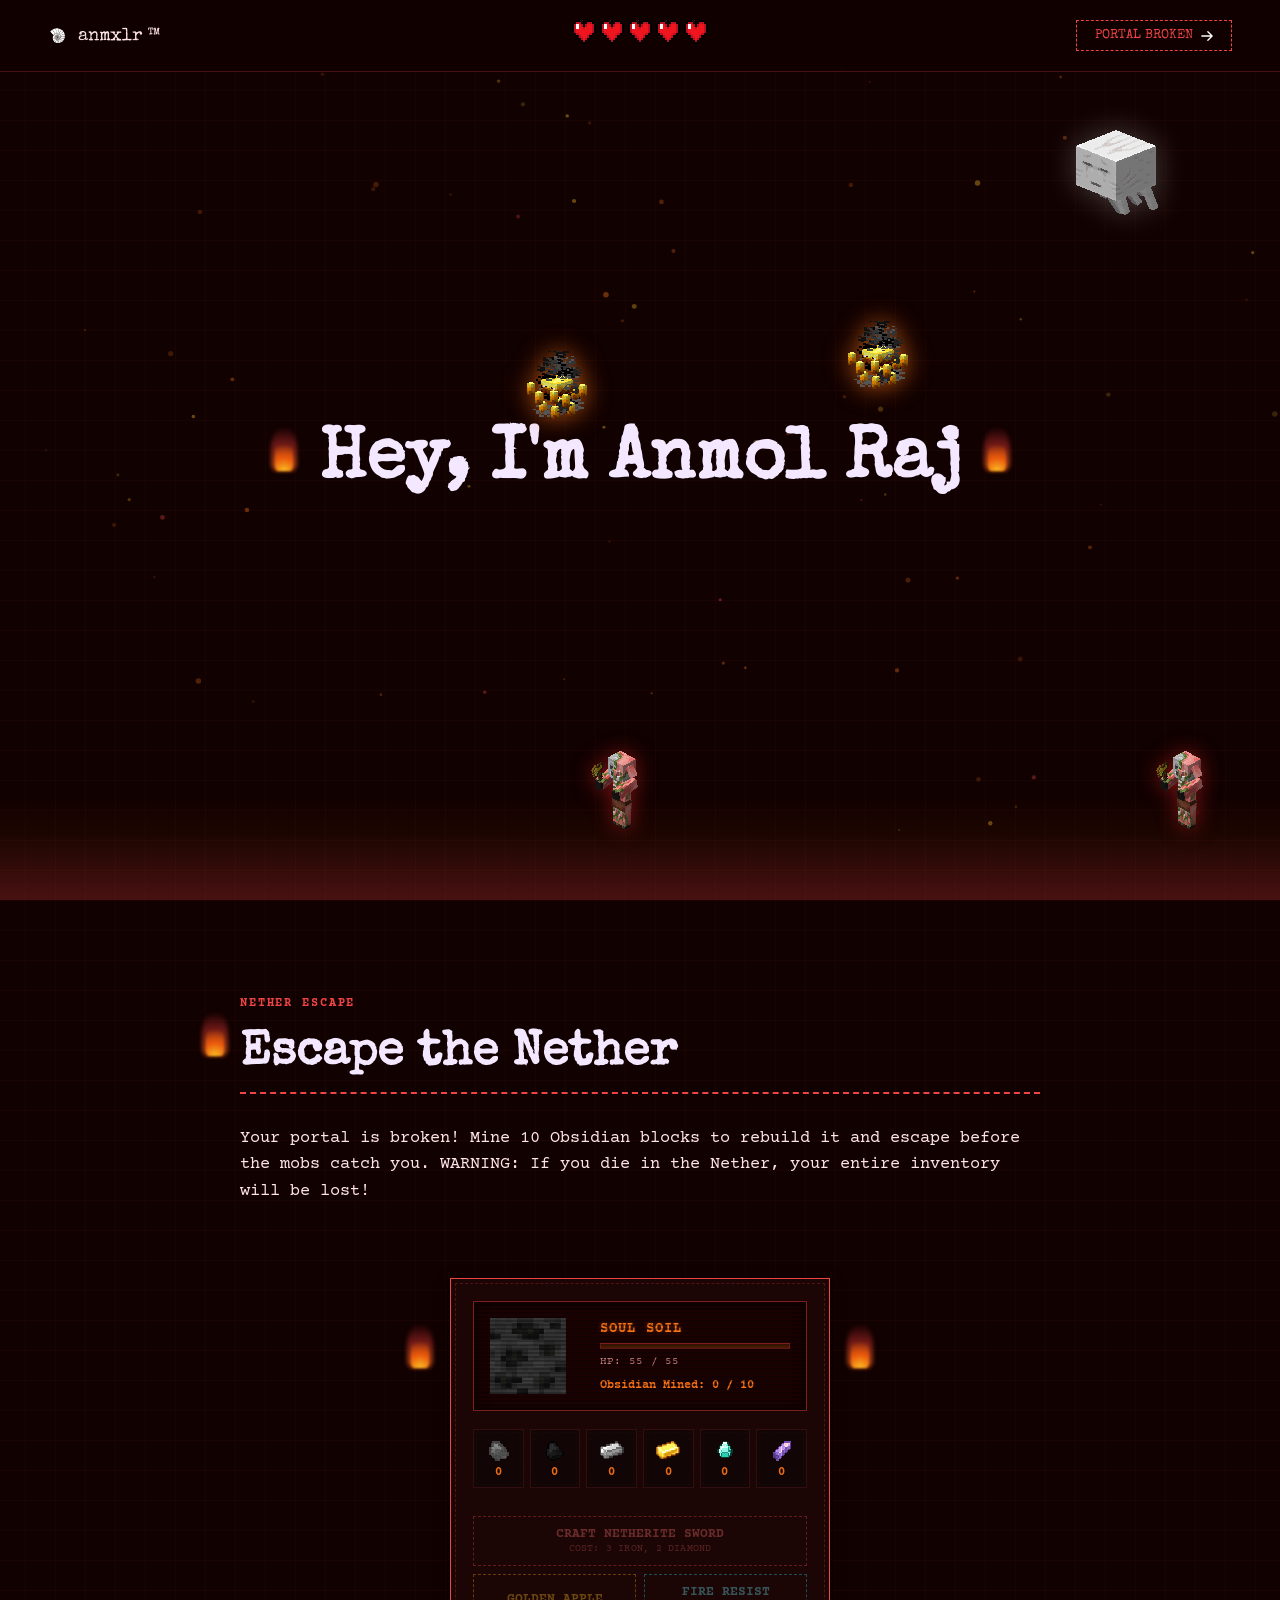
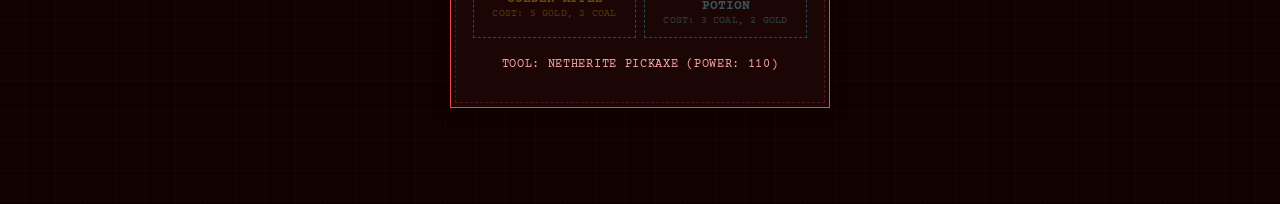
<file: src/components/nether.html>
<!DOCTYPE html>
<html lang="en">

<head>
    <meta charset="UTF-8">
    <meta name="viewport" content="width=device-width, initial-scale=1.0">
    <meta name="description" content="anmxlr — personal landing page">
    <title>the nether</title>
    <!-- Google Fonts for Scrapbook / Typewriter Aesthetic -->
    <link rel="preconnect" href="https://fonts.googleapis.com">
    <link rel="preconnect" href="https://fonts.gstatic.com" crossorigin>
    <link
        href="https://fonts.googleapis.com/css2?family=Caveat:wght@400;700&family=Courier+Prime:ital,wght@0,400;0,700;1,400;1,700&family=Special+Elite&display=swap"
        rel="stylesheet">

    <link rel="stylesheet" href="nether.css">
    <link rel="icon" type="image/svg+xml" href="../assets/images/logo.svg" />
    <link rel="shortcut icon" href="../assets/images/logo.svg" />
</head>

<body>

    <!-- ── Main Page ────────────────────────────────── -->
    <div class="main-page" id="main-page">

        <canvas class="constellation-canvas" id="constellation-canvas" aria-hidden="true"></canvas>

        <!-- Top Navigation Bar -->
        <nav class="top-bar" id="top-bar">
            <div class="logo">
                <img src="../assets/images/logo.svg" alt="anmxlr Logo" class="logo-icon">
                <span>anmxlr ™</span>
            </div>

            <a href="#" class="contact-btn portal-broken" id="contact-btn" onclick="return false;"
                style="border-color: #ef4444; color: #ef4444; cursor: not-allowed; border-style: dashed;">
                <span>PORTAL BROKEN</span>
                <svg class="arrow-icon" viewBox="0 0 14 14" fill="none" xmlns="http://www.w3.org/2000/svg">
                    <path d="M1 7h12M8 2l5 5-5 5" stroke-width="1.5" stroke-linecap="round" stroke-linejoin="round" />
                </svg>
            </a>
        </nav>

        <!-- ── Hero Section ────────────────────────────── -->
        <section class="about-hero" id="about-hero">
            <h1 class="about-hero-title" style="position: relative;">
                Hey, I'm Anmol Raj
                <div class="purple-flame-container" style="top: 0px; left: -50px;">
                    <div class="purple-flame-outer"></div>
                    <div class="purple-flame-core"></div>
                </div>
                <div class="purple-flame-container" style="top: 0px; right: -50px;">
                    <div class="purple-flame-outer"></div>
                    <div class="purple-flame-core"></div>
                </div>
            </h1>

        </section>



        <!-- ── Minecraft Mini Game Section ────────────────────────────– -->
        <section class="about-content-section" id="minecraft-section">
            <div class="section-header" style="position: relative;">
                <div class="purple-flame-container" style="top: 10px; left: -40px;">
                    <div class="purple-flame-outer"></div>
                    <div class="purple-flame-core"></div>
                </div>
                <div class="section-kicker" style="color: #ef4444;">Nether Escape</div>
                <h2 class="section-title" style="border-color: #ef4444;">Escape the Nether</h2>
                <p class="section-description" style="color: #ffe4e6;">
                    Your portal is broken! Mine 10 Obsidian blocks to rebuild it and escape before the mobs catch
                    you.
                    WARNING: If you die in the Nether, your entire inventory will be lost!
                </p>
            </div>

            <div class="mc-console-wrapper" style="position: relative;">
                <!-- Left Side Console Flame -->
                <div class="purple-flame-container" style="top: 40px; left: -45px;">
                    <div class="purple-flame-outer"></div>
                    <div class="purple-flame-core"></div>
                </div>
                <!-- Right Side Console Flame -->
                <div class="purple-flame-container" style="top: 40px; right: -45px;">
                    <div class="purple-flame-outer"></div>
                    <div class="purple-flame-core"></div>
                </div>
                <div class="mc-console">
                    <!-- Screen Area -->
                    <div class="mc-screen">
                        <div class="mc-block-container">
                            <div class="mc-block" id="mc-active-block">
                                <div class="mc-block-cracks" id="mc-block-cracks"></div>
                                <span class="mc-block-symbol" id="mc-block-symbol"><img src="../assets/images/minecraft/stone.jpg" alt="Stone" style="width: 100%; height: 100%; object-fit: cover; image-rendering: pixelated;" /></span>
                            </div>
                        </div>
                        <div class="mc-screen-stats">
                            <div class="mc-block-name" id="mc-block-name">Stone</div>
                            <div class="mc-block-hp-bar">
                                <div class="mc-block-hp-fill" id="mc-block-hp-fill" style="width: 100%;"></div>
                            </div>
                            <div class="mc-block-hp-text" id="mc-block-hp-text">HP: 40 / 40</div>
                            <div class="mc-obsidian-count" id="mc-obsidian-count"
                                style="font-family: 'Courier Prime', monospace; font-size: 0.78rem; color: #f97316; margin-top: 4px; font-weight: bold;">
                                Obsidian Mined: 0 / 10</div>
                        </div>
                    </div>

                    <!-- Controls Area -->
                    <div class="mc-controls">
                        <!-- Inventory Panel -->
                        <div class="mc-inventory">
                            <div class="mc-inv-slot" title="Cobblestone">
                                <span class="mc-inv-icon"><img src="../assets/images/minecraft/stone_icon.png"
                                         alt="Cobblestone" draggable="false"></span>
                                <span class="mc-inv-count" id="mc-count-cobble">0</span>
                            </div>
                            <div class="mc-inv-slot" title="Coal">
                                <span class="mc-inv-icon"><img src="../assets/images/minecraft/coal_icon.webp"
                                         alt="Coal" draggable="false"></span>
                                <span class="mc-inv-count" id="mc-count-coal">0</span>
                            </div>
                            <div class="mc-inv-slot" title="Iron">
                                <span class="mc-inv-icon"><img src="../assets/images/minecraft/iron_icon.webp"
                                         alt="Iron" draggable="false"></span>
                                <span class="mc-inv-count" id="mc-count-iron">0</span>
                            </div>
                            <div class="mc-inv-slot" title="Gold">
                                <span class="mc-inv-icon"><img src="../assets/images/minecraft/gold_icon.webp"
                                         alt="Gold" draggable="false"></span>
                                <span class="mc-inv-count" id="mc-count-gold">0</span>
                            </div>
                            <div class="mc-inv-slot" title="Diamond">
                                <span class="mc-inv-icon"><img src="../assets/images/minecraft/daimond_icon.png"
                                         alt="Diamond" draggable="false"></span>
                                <span class="mc-inv-count" id="mc-count-diamond">0</span>
                            </div>
                            <div class="mc-inv-slot" title="Ghast Tear">
                                <span class="mc-inv-icon"><img src="../assets/images/minecraft/Amethyst_Shard_JE2_BE1.webp" alt="Ghast Tear" draggable="false"></span>
                                <span class="mc-inv-count" id="mc-count-tear">0</span>
                            </div>
                        </div>

                        <!-- Crafting Panel -->
                        <div class="mc-crafting-panel"
                            style="margin-top: 12px; display: flex; flex-direction: column; gap: 8px;">
                            <button class="mc-btn" id="mc-craft-sword" type="button" disabled
                                style="border-color: #ef4444; color: #f87171;">
                                <span class="mc-btn-label">CRAFT NETHERITE SWORD</span>
                                <span class="mc-btn-cost" id="mc-cost-sword">Cost: 3 Iron, 2 Diamond</span>
                            </button>
                            <div style="display: grid; grid-template-columns: 1fr 1fr; gap: 8px;">
                                <button class="mc-btn" id="mc-craft-apple" type="button" disabled
                                    style="border-color: #f59e0b; color: #fbbf24;">
                                    <span class="mc-btn-label">GOLDEN APPLE</span>
                                    <span class="mc-btn-cost" id="mc-cost-apple">Cost: 5 Gold, 2 Coal</span>
                                </button>
                                <button class="mc-btn" id="mc-craft-potion" type="button" disabled
                                    style="border-color: #22d3ee; color: #67e8f9;">
                                    <span class="mc-btn-label">FIRE RESIST POTION</span>
                                    <span class="mc-btn-cost" id="mc-cost-potion">Cost: 3 Coal, 2 Gold</span>
                                </button>
                            </div>
                        </div>

                        <!-- Upgrade Action Panel -->
                        <div class="mc-actions">
                            <button class="mc-btn" id="mc-escape-btn" type="button" disabled
                                style="display: none; border-color: #22d3ee; color: #22d3ee;">
                                <span class="mc-btn-label">ESCAPE THE NETHER</span>
                                <span class="mc-btn-cost" id="mc-escape-status">Portal Inactive</span>
                            </button>
                            <div class="mc-tool-info" id="mc-tool-info" style="color: #fca5a5;">Tool: Wooden Pickaxe
                                (Power: 10)</div>
                            <div class="mc-nether-warning" id="mc-nether-warning"></div>
                        </div>
                    </div>
                </div>
            </div>
        </section>





        <!-- Film grain texture overlay -->
        <div class="grain"></div>
        <div class="nether-portal-transition" id="portal-transition"></div>
    </div>

    <script src="nether.js"></script>
</body>

</html>
</file>
<file: src/style.css>
/* ── Reset & Base ────────────────────────────────── */
@import url('https://fonts.googleapis.com/css2?family=Inter:wght@300;400;500;600;700;800;900&display=swap');

*,
*::before,
*::after {
  margin: 0;
  padding: 0;
  box-sizing: border-box;
}

img {
  user-select: none;
  -webkit-user-select: none;
  -webkit-user-drag: none;
}

*::selection {
  background-color: #d00000 !important;
  color: #000000 !important;
}

*::-moz-selection {
  background-color: #d00000 !important;
  color: #000000 !important;
}

*::-webkit-selection {
  background-color: #d00000 !important;
  color: #000000;
}

a,
button,
input[type="submit"],
input[type="button"],
[role="button"],
project-card,
.logo,
.connect-btn,
.magnetic-link {
  touch-action: manipulation;
}

html {
  font-family: 'Inter', -apple-system, BlinkMacSystemFont, sans-serif;
  -webkit-font-smoothing: antialiased;
  -moz-osx-font-smoothing: grayscale;
  scroll-behavior: smooth;
  overflow-x: clip;
}

body {
  background: #000000;
  color: #ffffff;
  min-height: 100vh;
  overflow-x: clip;
}

/* Scroll Lock State during Intro Splash */
html.scroll-locked,
body.scroll-locked {
  overflow-y: hidden;
}


/* ── Intro Splash Screen ─────────────────────────── */
.intro-screen {
  position: fixed;
  inset: 0;
  z-index: 1000;
  background: #ffffff;
  display: flex;
  align-items: center;
  justify-content: center;
  transition: transform 1.1s cubic-bezier(0.85, 0, 0.15, 1);
  will-change: transform;
}

.intro-screen.slide-up {
  transform: translateY(-100%);
}

.intro-screen.hidden {
  display: none;
}

.intro-content {
  display: flex;
  flex-direction: column;
  align-items: center;
  justify-content: center;
  gap: 12px;
  animation: introExit 0.7s cubic-bezier(0.76, 0, 0.24, 1) 3.2s forwards;
  will-change: opacity, transform, filter;
}

.intro-logo-container {
  width: clamp(120px, 25vw, 220px);
  height: clamp(120px, 25vw, 220px);
  margin-bottom: 24px;
  display: flex;
  align-items: center;
  justify-content: center;
}

.intro-logo-svg {
  width: 100%;
  height: 100%;
}

.intro-logo-svg g {
  opacity: 0;
  transform-box: fill-box;
  transform-origin: center;
  animation: partReveal 0.7s cubic-bezier(0.34, 1.56, 0.64, 1) forwards;
}

.intro-logo-fallback {
  width: 100%;
  height: 100%;
  object-fit: contain;
}

@keyframes partReveal {
  0% {
    opacity: 0;
    transform: scale(0) rotate(-15deg);
  }

  100% {
    opacity: 1;
    transform: scale(1) rotate(0deg);
  }
}

.intro-text {
  display: flex;
  font-size: clamp(3rem, 10vw, 8rem);
  font-weight: 900;
  color: #000000;
  letter-spacing: -0.02em;
}

.intro-text .letter {
  display: inline-block;
  opacity: 0;
  transform: translateY(35px) scale(0.9) rotate(var(--rot, 0deg));
  filter: blur(100px);
  animation: letterFadeIn 0.8s cubic-bezier(0.22, 1, 0.36, 1) forwards;
  will-change: opacity, transform, filter;
}

/* Staggered delays and slight rotation offsets for each letter (shifted by +0.8s initial delay) */
.intro-text .letter:nth-child(1) {
  animation-delay: 0.95s;
}

.intro-text .letter:nth-child(2) {
  animation-delay: 1.05s;
}

.intro-text .letter:nth-child(3) {
  animation-delay: 1.15s;
}

.intro-text .letter:nth-child(4) {
  animation-delay: 1.25s;
}

.intro-text .letter:nth-child(5) {
  animation-delay: 1.35s;
}

.intro-text .letter:nth-child(6) {
  animation-delay: 1.45s;
}

.intro-text .letter:nth-child(7) {
  animation-delay: 1.55s;
}

@keyframes letterFadeIn {
  from {
    opacity: 0;
    transform: translateY(35px) scale(0.9) rotate(var(--rot, 0deg));
    filter: blur(10px);
  }

  to {
    opacity: 1;
    transform: translateY(0) scale(1) rotate(0deg);
    filter: blur(0);
  }
}

@keyframes introExit {
  to {
    opacity: 0;
    transform: translateY(-20px);
    filter: blur(8px);
  }
}

/* ── Main Page ───────────────────────────────────── */
.main-page {
  min-height: 100vh;
  background: #000000;
  opacity: 0;
  transition: opacity 0.5s ease 0.4s;
}

.main-page.visible {
  opacity: 1;
}

.constellation-canvas {
  position: fixed;
  inset: 0;
  z-index: 1;
  width: 100%;
  height: 100%;
  pointer-events: none;
  opacity: 0;
  transition: opacity 1.2s ease;
  mix-blend-mode: screen;
}

.main-page.visible .constellation-canvas {
  opacity: 0.42;
}

/* ── Top Navigation Bar ──────────────────────────── */
.top-bar {
  position: fixed;
  top: 0;
  left: 0;
  right: 0;
  z-index: 100;
  display: flex;
  align-items: center;
  justify-content: space-between;
  padding: 0 clamp(1.5rem, 4vw, 3rem);
  height: 72px;
  background: rgba(0, 0, 0, 0.6);
  backdrop-filter: blur(20px);
  -webkit-backdrop-filter: blur(20px);
  border-bottom: 1px solid rgba(255, 255, 255, 0.06);
  transform: translateY(-100%);
  transition: transform 0.7s cubic-bezier(0.22, 1, 0.36, 1);
}

.top-bar.visible {
  transform: translateY(0);
}

.logo {
  font-size: 1.25rem;
  font-weight: 800;
  color: #ffffff;
  letter-spacing: -0.03em;
  cursor: pointer;
  user-select: none;
  position: relative;
  display: flex;
  align-items: center;
  gap: 10px;
}

.logo-icon {
  width: 24px;
  height: 24px;
  object-fit: contain;
  filter: invert(1);
  transition: transform 0.3s cubic-bezier(0.22, 1, 0.36, 1);
}

.logo:hover .logo-icon {
  transform: rotate(15deg) scale(1.1);
}

.logo::after {
  content: '';
  position: absolute;
  bottom: -4px;
  left: 0;
  width: 0;
  height: 2px;
  background: #ffffff;
  transition: width 0.3s cubic-bezier(0.22, 1, 0.36, 1);
}

.logo:hover::after {
  width: 100%;
}

.nav-tabs {
  display: flex;
  align-items: center;
  gap: 32px;
}

.nav-tab {
  font-family: 'Inter', sans-serif;
  font-size: 0.85rem;
  font-weight: 500;
  color: rgba(255, 255, 255, 0.65);
  text-decoration: none;
  transition: color 0.3s ease, opacity 0.3s ease;
  position: relative;
  padding: 6px 0;
}

.nav-tab::after {
  content: '';
  position: absolute;
  bottom: 0;
  left: 0;
  width: 0;
  height: 1.5px;
  background: #ffffff;
  transition: width 0.3s cubic-bezier(0.22, 1, 0.36, 1);
}

.nav-tab:hover {
  color: #ffffff;
}

.nav-tab:hover::after {
  width: 100%;
}

/* Hover style using :has() and :not() - dims other tabs when one is hovered */
.nav-tabs:has(.nav-tab:hover) .nav-tab:not(:hover) {
  opacity: 0.35;
}

.contact-btn {
  position: relative;
  display: inline-flex;
  align-items: center;
  gap: 8px;
  padding: 10px 24px;
  font-family: 'Inter', sans-serif;
  font-size: 0.85rem;
  font-weight: 600;
  letter-spacing: 0.02em;
  color: #ffffff;
  background: transparent;
  border: 1px solid rgba(255, 255, 255, 0.2);
  border-radius: 100px;
  cursor: pointer;
  overflow: hidden;
  transition: all 0.35s cubic-bezier(0.22, 1, 0.36, 1);
  text-decoration: none;
}

.contact-btn::before {
  content: '';
  position: absolute;
  inset: 0;
  background: #ffffff;
  border-radius: inherit;
  transform: scaleX(0);
  transform-origin: right;
  transition: transform 0.4s cubic-bezier(0.22, 1, 0.36, 1);
  z-index: 0;
}

.contact-btn:hover {
  border-color: #ffffff;
}

.contact-btn:hover::before {
  transform: scaleX(1);
  transform-origin: left;
}

.contact-btn span {
  position: relative;
  z-index: 1;
  transition: color 0.35s ease;
}

.contact-btn:hover span {
  color: #000000;
}

.contact-btn .arrow-icon {
  position: relative;
  z-index: 1;
  width: 14px;
  height: 14px;
  transition: transform 0.35s ease, color 0.35s ease;
  stroke: #ffffff;
}

.contact-btn:hover .arrow-icon {
  transform: translateX(3px);
  stroke: #000000;
}

/* ── Mobile Navigation Toggle & Overlay ─────────── */
.menu-toggle-btn {
  display: none;
  position: relative;
  width: 24px;
  height: 16px;
  background: transparent;
  border: none;
  cursor: pointer;
  flex-direction: column;
  justify-content: space-between;
  align-items: flex-end;
  z-index: 1010;
  padding: 0;
}

.menu-toggle-btn .line {
  width: 100%;
  height: 2px;
  background-color: #ffffff;
  transition: transform 0.4s cubic-bezier(0.22, 1, 0.36, 1),
    width 0.4s cubic-bezier(0.22, 1, 0.36, 1),
    background-color 0.4s ease;
  border-radius: 2px;
}

.menu-toggle-btn .line-middle {
  width: 75%;
}

.menu-toggle-btn .line-bottom {
  width: 50%;
}

.menu-toggle-btn:hover .line-middle,
.menu-toggle-btn:hover .line-bottom {
  width: 100%;
}

/* Active state (Hamburger animated to X) */
.menu-toggle-btn.active .line-top {
  transform: translateY(7px) rotate(45deg);
  width: 100%;
}

.menu-toggle-btn.active .line-middle {
  opacity: 0;
  width: 0;
}

.menu-toggle-btn.active .line-bottom {
  transform: translateY(-7px) rotate(-45deg);
  width: 100%;
}

.mobile-nav-overlay {
  position: fixed;
  inset: 0;
  z-index: 1005;
  background: rgba(0, 0, 0, 0.95);
  backdrop-filter: blur(20px);
  -webkit-backdrop-filter: blur(20px);
  display: flex;
  align-items: center;
  justify-content: center;
  opacity: 0;
  pointer-events: none;
  transition: opacity 0.4s cubic-bezier(0.22, 1, 0.36, 1);
}

@media (min-width: 769px) {
  .mobile-nav-overlay {
    display: none !important;
  }
}


.mobile-nav-overlay.active {
  opacity: 1;
  pointer-events: auto;
}

.mobile-nav-content {
  width: 100%;
  max-width: 480px;
  padding: 2rem;
  text-align: center;
}

.mobile-nav-links {
  display: flex;
  flex-direction: column;
  align-items: center;
  gap: 28px;
}

.mobile-nav-link {
  font-family: 'Inter', sans-serif;
  font-size: 1.85rem;
  font-weight: 700;
  color: rgba(255, 255, 255, 0.55);
  text-decoration: none;
  letter-spacing: -0.03em;
  transform: translateY(20px);
  opacity: 0;
  transition: transform 0.45s cubic-bezier(0.22, 1, 0.36, 1),
    opacity 0.45s cubic-bezier(0.22, 1, 0.36, 1),
    color 0.3s ease;
}

.mobile-nav-overlay.active .mobile-nav-link {
  transform: translateY(0);
  opacity: 1;
}

/* Staggered transition delays for nav links when menu opens */
.mobile-nav-overlay.active .mobile-nav-link[data-index="0"] {
  transition-delay: 0.1s;
}

.mobile-nav-overlay.active .mobile-nav-link[data-index="1"] {
  transition-delay: 0.15s;
}

.mobile-nav-overlay.active .mobile-nav-link[data-index="2"] {
  transition-delay: 0.2s;
}

.mobile-nav-overlay.active .mobile-nav-link[data-index="3"] {
  transition-delay: 0.25s;
}

.mobile-nav-overlay.active .mobile-nav-link[data-index="4"] {
  transition-delay: 0.3s;
}

.mobile-nav-overlay.active .mobile-nav-link[data-index="5"] {
  transition-delay: 0.35s;
}

.mobile-nav-overlay.active .mobile-nav-link[data-index="6"] {
  transition-delay: 0.4s;
}

.mobile-nav-link:hover {
  color: #ffffff;
}

.mobile-contact-link {
  margin-top: 16px;
  display: inline-flex;
  align-items: center;
  gap: 8px;
  padding: 10px 24px;
  font-size: 1rem;
  font-weight: 600;
  color: #ffffff;
  background: transparent;
  border: 1px solid rgba(255, 255, 255, 0.2);
  border-radius: 100px;
  transform: translateY(20px);
  opacity: 0;
  transition: transform 0.45s cubic-bezier(0.22, 1, 0.36, 1),
    opacity 0.45s cubic-bezier(0.22, 1, 0.36, 1),
    background-color 0.35s ease,
    border-color 0.35s ease,
    color 0.35s ease;
}

.mobile-contact-link .arrow-icon {
  width: 14px;
  height: 14px;
  stroke: #ffffff;
  transition: transform 0.35s ease;
}

.mobile-contact-link:hover {
  background: #ffffff;
  color: #000000;
  border-color: #ffffff;
}

.mobile-contact-link:hover .arrow-icon {
  stroke: #000000;
  transform: translateX(3px);
}


/* ── Hero Content ────────────────────────────────── */
.hero {
  display: flex;
  flex-direction: column;
  align-items: center;
  justify-content: center;
  min-height: 100vh;
  padding: 72px clamp(1.5rem, 4vw, 3rem) 2rem;
  text-align: center;
}

.hero-title {
  width: 100%;
  text-align: center;
  font-size: clamp(2.5rem, 8vw, 6rem);
  font-weight: 900;
  letter-spacing: -0.04em;
  line-height: 1.05;
  color: #ffffff;
  margin-bottom: 1.5rem;
  opacity: 0;
  transform: translateY(30px);
  animation: heroReveal 0.8s cubic-bezier(0.22, 1, 0.36, 1) forwards;
  animation-play-state: paused;
}

.main-page.visible .hero-title {
  animation-play-state: running;
}

.hero-subtitle {
  font-size: clamp(1rem, 2vw, 1.25rem);
  font-weight: 500;
  color: rgba(255, 255, 255, 0.5);
  max-width: 480px;
  line-height: 1.7;
  margin-bottom: 3rem;
  opacity: 0;
  transform: translateY(20px);
  animation: heroReveal 0.8s cubic-bezier(0.22, 1, 0.36, 1) 0.15s forwards;
  animation-play-state: paused;
}

.hero-subtitle::selection {
  background-color: #000000 !important;
  color: rgba(255, 255, 255, 0.5) !important;
  font-weight: 1000;
}

.hero-subtitle::-moz-selection {
  background-color: #000000 !important;
  color: rgba(255, 255, 255, 0.5) !important;
  font-weight: 1000;
}

.main-page.visible .hero-subtitle {
  animation-play-state: running;
}

.hero-easter {
  font-size: 1.5rem;
  font-weight: 1000;
  color: rgb(0, 0, 0);
  margin-bottom: 3rem;
  opacity: 0;
  transform: translateY(20px);
  animation: heroReveal 0.8s cubic-bezier(0.22, 1, 0.36, 1) 0.15s forwards;
  animation-play-state: paused;
}

.hero-easter::selection {
  background-color: #ff0000 !important;
  color: #000000 !important;
}

.hero-easter::-moz-selection {
  background-color: #ff0000 !important;
  color: #000000 !important;
}

.main-page.visible .hero-easter {
  animation-play-state: running;
}


/* ── Hero Title Word Cut & Pop Animation ─────────── */
.hero-title-intro[hidden] {
  display: none;
}

.hero-title.rewriting {
  text-align: center;
}

.change-wrapper {
  position: relative;
  display: inline-block;
  vertical-align: bottom;
  height: 1.15em;
  overflow: visible;
  transition: width 0.6s cubic-bezier(0.76, 0, 0.24, 1);
  text-align: center;
  font-size: var(--rewrite-font-size, 1em);
  max-width: 100%;
}

.word-strike {
  position: relative;
  display: inline-block;
  white-space: nowrap;
  color: transparent;
  /* hide original text */
  user-select: none;
  opacity: 0.85;
  /* Group opacity to prevent double-stacking in overlapping split halves */
}

/* The horizontal slash cut from the middle */
.word-strike::after {
  content: '';
  position: absolute;
  left: 0;
  top: 52%;
  width: 0;
  height: 0.12em;
  background: #ffffff;
  transform: translateY(-10%);
  transition: width 0.6s cubic-bezier(0.22, 1, 0.36, 1), opacity 0.4s ease;
  z-index: 2;
}

.change-wrapper.cut .word-strike::after {
  width: 100%;
}

.change-wrapper.split .word-strike::after {
  opacity: 0;
}

.hero-title.rewriting .word-strike {
  opacity: 0;
}

.strike-half {
  position: absolute;
  inset: 0;
  color: #ffffff;
  /* Use solid white to prevent brighter overlap seam; opacity is controlled by parent */
  white-space: nowrap;
  transition: transform 0.8s cubic-bezier(0.25, 1, 0.5, 1), opacity 0.8s ease;
  pointer-events: none;
  z-index: 1;
}

.strike-top {
  clip-path: polygon(0 0, 100% 0, 100% 52%, 0 52%);
}

.strike-bottom {
  clip-path: polygon(0 48%, 100% 48%, 100% 100%, 0 100%);
}

.change-wrapper.split .strike-top {
  opacity: 0;
}

.change-wrapper.split .strike-bottom {
  opacity: 0;
}

.word-pop {
  position: absolute;
  left: 0;
  top: 0;
  width: 100%;
  text-align: center;
  white-space: nowrap;
  color: #ffffff;
  opacity: 0;
  transition: opacity 0.3s ease;
  z-index: 3;
}

.typewriter-text {
  display: inline-block;
}

.change-wrapper.pop .word-pop {
  opacity: 1;
}

/* ── Glow Orb (ambient decoration) ───────────────── */
.glow-orb {
  position: fixed;
  width: 500px;
  height: 500px;
  border-radius: 50%;
  filter: blur(120px);
  opacity: 0;
  pointer-events: none;
  z-index: 0;
  transition: opacity 1.5s ease;
}

.main-page.visible .glow-orb {
  opacity: 1;
}

.glow-orb--primary {
  background: radial-gradient(circle, rgba(255, 255, 255, 0.04) 0%, transparent 70%);
  top: -10%;
  left: 50%;
  transform: translateX(-50%);
}

.glow-orb--secondary {
  background: radial-gradient(circle, rgba(255, 255, 255, 0.02) 0%, transparent 70%);
  bottom: -20%;
  right: -10%;
  width: 600px;
  height: 600px;
}

/* ── Scroll indicator ────────────────────────────── */
.scroll-indicator {
  position: fixed;
  bottom: 2rem;
  left: 50%;
  transform: translateX(-50%);
  display: flex;
  flex-direction: column;
  align-items: center;
  gap: 8px;
  opacity: 0;
  transition: opacity 0.6s ease 1.2s;
}

.main-page.visible .scroll-indicator {
  opacity: 0.4;
}

.scroll-indicator:hover {
  opacity: 0.8 !important;
}

.scroll-line {
  width: 1px;
  height: 40px;
  position: relative;
  overflow: hidden;
  background: rgba(255, 255, 255, 0.1);
}

.scroll-line::after {
  content: '';
  position: absolute;
  top: -100%;
  left: 0;
  width: 100%;
  height: 100%;
  background: #ffffff;
  animation: scrollPulse 2s ease-in-out infinite;
}

@keyframes scrollPulse {
  0% {
    top: -100%;
  }

  50% {
    top: 100%;
  }

  100% {
    top: 100%;
  }
}

.scroll-text {
  font-size: 0.65rem;
  font-weight: 500;
  letter-spacing: 0.15em;
  text-transform: uppercase;
  color: rgba(255, 255, 255, 0.4);
}

/* ── Animations ──────────────────────────────────── */
@keyframes heroReveal {
  to {
    opacity: 1;
    transform: translateY(0);
  }
}

/* ── Grain overlay (texture) ─────────────────────── */
.grain {
  position: fixed;
  inset: 0;
  z-index: 99;
  pointer-events: none;
  opacity: 0.03;
  background-image: url("data:image/svg+xml,%3Csvg viewBox='0 0 256 256' xmlns='http://www.w3.org/2000/svg'%3E%3Cfilter id='noise'%3E%3CfeTurbulence type='fractalNoise' baseFrequency='0.9' numOctaves='4' stitchTiles='stitch'/%3E%3C/filter%3E%3Crect width='100%25' height='100%25' filter='url(%23noise)'/%3E%3C/svg%3E");
  background-repeat: repeat;
  background-size: 128px 128px;
}

/* ── Contact Modal ───────────────────────────────── */
.modal-overlay {
  position: fixed;
  inset: 0;
  z-index: 200;
  background: rgba(0, 0, 0, 0.8);
  backdrop-filter: blur(8px);
  -webkit-backdrop-filter: blur(8px);
  display: flex;
  align-items: center;
  justify-content: center;
  opacity: 0;
  pointer-events: none;
  transition: opacity 0.35s ease;
}

.modal-overlay.active {
  opacity: 1;
  pointer-events: auto;
}

.modal {
  background: rgba(20, 20, 20, 0.95);
  border: 1px solid rgba(255, 255, 255, 0.08);
  border-radius: 20px;
  padding: clamp(2rem, 4vw, 3rem);
  max-width: 420px;
  width: 90%;
  transform: translateY(20px) scale(0.97);
  transition: transform 0.4s cubic-bezier(0.22, 1, 0.36, 1);
}

.modal-overlay.active .modal {
  transform: translateY(0) scale(1);
}

.modal-header {
  display: flex;
  align-items: center;
  justify-content: space-between;
  margin-bottom: 2rem;
}

.modal-title {
  font-size: 1.5rem;
  font-weight: 700;
  letter-spacing: -0.03em;
}

.modal-close {
  width: 36px;
  height: 36px;
  border-radius: 50%;
  border: 1px solid rgba(255, 255, 255, 0.1);
  background: transparent;
  color: #ffffff;
  cursor: pointer;
  display: flex;
  align-items: center;
  justify-content: center;
  transition: all 0.25s ease;
  font-size: 1.1rem;
}

.modal-close:hover {
  background: rgba(255, 255, 255, 0.1);
  border-color: rgba(255, 255, 255, 0.2);
}

.contact-links {
  display: flex;
  flex-direction: column;
  gap: 12px;
}

.contact-link {
  display: flex;
  align-items: center;
  gap: 14px;
  padding: 16px 18px;
  border: 1px solid rgba(255, 255, 255, 0.06);
  border-radius: 14px;
  text-decoration: none;
  color: #ffffff;
  transition: all 0.3s ease;
  background: rgba(255, 255, 255, 0.02);
}

.contact-link:hover {
  background: rgba(255, 255, 255, 0.06);
  border-color: rgba(255, 255, 255, 0.12);
  transform: translateX(4px);
}

.contact-link-icon {
  width: 40px;
  height: 40px;
  border-radius: 10px;
  background: rgba(255, 255, 255, 0.06);
  display: flex;
  align-items: center;
  justify-content: center;
  flex-shrink: 0;
}

.contact-link-icon svg {
  width: 18px;
  height: 18px;
  stroke: rgba(255, 255, 255, 0.7);
  fill: none;
  stroke-width: 2;
  stroke-linecap: round;
  stroke-linejoin: round;
}

.contact-link-info {
  display: flex;
  flex-direction: column;
  gap: 2px;
}

.contact-link-label {
  font-size: 0.7rem;
  font-weight: 500;
  letter-spacing: 0.08em;
  text-transform: uppercase;
  color: rgba(255, 255, 255, 0.35);
}

.contact-link-value {
  font-size: 0.95rem;
  font-weight: 500;
}

/* ── Footer ──────────────────────────────────────── */
.footer {
  position: relative;
  padding: 0 clamp(1.5rem, 4vw, 3rem) 3rem;
  z-index: 10;
}

.footer-divider {
  width: 100%;
  height: 1px;
  background: linear-gradient(90deg,
      transparent 0%,
      rgba(255, 255, 255, 0.12) 30%,
      rgba(255, 255, 255, 0.12) 70%,
      transparent 100%);
  margin-bottom: 3rem;
}

/* Peeking Cat Animation */
.peeking-cat-container {
  position: absolute;
  top: 0;
  right: 12%;
  width: 70px;
  height: 52px;
  transform: translateY(-100%);
  overflow: hidden;
  pointer-events: none;
  z-index: 1;
}

.peeking-cat {
  width: 100%;
  height: auto;
  display: block;
  transform: translateY(100%);
  transition: transform 0.55s cubic-bezier(0.25, 1, 0.5, 1);
  filter: grayscale(100%) contrast(1.2);
}

.footer:hover .peeking-cat {
  transform: translateY(0);
}

.footer-content {
  display: flex;
  align-items: flex-start;
  justify-content: space-between;
  gap: 2rem;
  opacity: 0;
  transform: translateY(15px);
  transition: opacity 0.6s ease, transform 0.6s ease;
}

.footer-content.visible {
  opacity: 1;
  transform: translateY(0);
}

.footer-left {
  display: flex;
  flex-direction: column;
  gap: 10px;
}

.footer-logo-container {
  display: flex;
  align-items: center;
  gap: 8px;
  margin-bottom: 4px;
}

.footer-logo-img {
  width: 20px;
  height: 20px;
  object-fit: contain;
  filter: invert(1);
  transition: transform 0.3s cubic-bezier(0.22, 1, 0.36, 1);
}

.footer-logo-container:hover .footer-logo-img {
  transform: rotate(-15deg) scale(1.1);
}

.footer-logo {
  font-size: 1.1rem;
  font-weight: 800;
  letter-spacing: -0.03em;
  color: #ffffff;
}

.footer-copyright {
  font-size: 0.8rem;
  font-weight: 400;
  color: rgba(255, 255, 255, 0.3);
  line-height: 1.5;
}


.footer-right {
  display: flex;
  flex-direction: column;
  align-items: flex-end;
  gap: 14px;
  min-width: min(100%, 320px);
}

.footer-heading {
  font-size: 0.7rem;
  font-weight: 600;
  letter-spacing: 0.1em;
  text-transform: uppercase;
  color: rgba(255, 255, 255, 0.35);
}

.footer-links {
  display: flex;
  align-items: center;
  gap: 6px;
}

.footer-link {
  display: inline-flex;
  align-items: center;
  gap: 6px;
  padding: 8px 16px;
  font-size: 0.8rem;
  font-weight: 500;
  color: rgba(255, 255, 255, 0.5);
  text-decoration: none;
  border: 1px solid rgba(255, 255, 255, 0.06);
  border-radius: 100px;
  transition: all 0.3s ease;
  background: rgba(255, 255, 255, 0.02);
}

.footer-link:hover {
  color: #ffffff;
  border-color: rgba(255, 255, 255, 0.2);
  background: rgba(255, 255, 255, 0.06);
}

.footer-link svg {
  width: 14px;
  height: 14px;
  flex-shrink: 0;
}

.footer-contact-lock {
  min-height: 42px;
  padding: 0 18px;
  border: 1px solid rgba(255, 255, 255, 0.14);
  border-radius: 999px;
  background: rgba(255, 255, 255, 0.03);
  color: #ffffff;
  font: inherit;
  font-size: 0.86rem;
  font-weight: 700;
  cursor: pointer;
  transition: transform 0.28s ease, background-color 0.28s ease, color 0.28s ease, border-color 0.28s ease;
}

.footer-contact-lock:hover {
  transform: translateY(-2px);
  background: #ffffff;
  border-color: #ffffff;
  color: #000000;
}

.phone-puzzle {
  display: grid;
  gap: 10px;
  width: min(100%, 380px);
  padding: 0;
  max-height: 0;
  opacity: 0;
  overflow: hidden;
  transform: translateY(-8px);
  transition: max-height 0.35s ease, opacity 0.25s ease, transform 0.25s ease, padding 0.25s ease;
}

.phone-puzzle.active {
  max-height: 230px;
  opacity: 1;
  padding: 14px;
  transform: translateY(0);
  border: 1px solid rgba(255, 255, 255, 0.08);
  border-radius: 16px;
  background: rgba(255, 255, 255, 0.025);
}

.phone-puzzle label {
  font-size: 0.78rem;
  font-weight: 700;
  color: rgba(255, 255, 255, 0.54);
  line-height: 1.45;
}

.phone-puzzle-row {
  display: grid;
  grid-template-columns: 1fr auto;
  gap: 8px;
}

.phone-puzzle input {
  min-width: 0;
  height: 38px;
  border: 1px solid rgba(255, 255, 255, 0.12);
  border-radius: 999px;
  background: rgba(0, 0, 0, 0.35);
  color: #ffffff;
  padding: 0 13px;
  outline: none;
  font: inherit;
}

.phone-puzzle button {
  height: 38px;
  min-width: 78px;
  border: 1px solid rgba(255, 255, 255, 0.14);
  border-radius: 999px;
  background: #ffffff;
  color: #000000;
  padding: 0 13px;
  font: inherit;
  font-size: 0.78rem;
  font-weight: 800;
  cursor: pointer;
}

.phone-puzzle-result {
  min-height: 20px;
  font-size: 0.82rem;
  color: rgba(255, 255, 255, 0.4);
}

.phone-puzzle-result.unlocked {
  color: #ffffff;
  font-weight: 800;
  letter-spacing: 0.04em;
}

/* ── Projects Scroll Track & Section ─────────────── */
/* ── Projects Scroll Track & Section ─────────────── */
.projects-scroll-track {
  position: relative;
  min-height: 100vh;
}

.projects-section {
  position: relative;
  min-height: 100vh;
  overflow: hidden;
  display: flex;
  flex-direction: column;
  justify-content: center;
  align-items: center;
  padding: 7rem clamp(1.5rem, 4vw, 3rem);
  z-index: 10;
}

/* Page-level sticky pinning on desktop (screens > 768px) */
@media (min-width: 769px) {
  .projects-section {
    position: sticky;
    top: 0;
    height: 100vh;
    width: 100%;
  }

  .projects-stack-scroller {
    overflow: visible !important;
    height: auto !important;
    width: auto !important;
    min-height: auto !important;
  }

  .projects-stack-spacer {
    display: none !important;
  }
}

.projects-heading {
  position: absolute;
  top: 5.2rem;
  left: clamp(1.5rem, 4vw, 3rem);
  z-index: 10;
  max-width: min(480px, calc(100vw - 3rem));
  opacity: 0;
  transform: translateY(20px);
  transition: opacity 0.8s cubic-bezier(0.22, 1, 0.36, 1), transform 0.8s cubic-bezier(0.22, 1, 0.36, 1);
}

.projects-section.visible .projects-heading {
  opacity: 1;
  transform: translateY(0);
}

.projects-title {
  font-size: clamp(2.4rem, 7vw, 5rem);
  font-weight: 900;
  letter-spacing: -0.04em;
  color: #ffffff;
  margin-bottom: 0.75rem;
  line-height: 0.98;
}

.projects-title::after {
  content: '';
  display: block;
  width: 40px;
  height: 2px;
  background: #ffffff;
  margin-top: 12px;
}

.projects-subtitle {
  max-width: 360px;
  color: rgba(255, 255, 255, 0.48);
  font-size: 0.95rem;
  line-height: 1.6;
}

.projects-stack-scroller {
  position: relative;
  width: min(92vw, 520px);
  height: min(72vh, 620px);
  min-height: 520px;
  z-index: 5;
  outline: none;
}

@media (max-width: 768px) {
  .projects-section {
    min-height: auto;
    height: auto;
    padding: 5rem 1.25rem;
    align-items: center;
  }

  .projects-heading {
    position: relative;
    top: 0;
    left: 0;
    margin-bottom: 2.5rem;
    max-width: 100%;
    opacity: 1;
    transform: none;
  }

  .projects-stack-scroller {
    width: min(100%, 340px);
    height: 560px;
    min-height: 520px;
    overflow: visible;
    padding: 0;
    perspective: 1000px;
    touch-action: pan-y;
    cursor: grab;
  }

  .projects-stack-scroller.is-swiping {
    cursor: grabbing;
  }

  .projects-stack {
    position: relative;
    display: block;
    width: 100%;
    height: 100%;
    transform-style: preserve-3d;
  }

  .stack-slot {
    position: absolute !important;
    inset: 0 !important;
    width: 100%;
    height: 100%;
  }

  .projects-stack-spacer {
    display: none !important;
  }
}

.projects-stack-stage {
  position: sticky;
  top: 0;
  height: 100%;
  display: flex;
  align-items: center;
  justify-content: center;
}

.projects-stack-progress {
  position: relative;
  width: min(92vw, 340px);
  height: 3px;
  margin-top: 3.5rem;
  border-radius: 999px;
  background: rgba(255, 255, 255, 0.12);
  overflow: hidden;
  z-index: 20;
}

@media (max-width: 768px) {
  .projects-stack-progress {
    position: relative;
    left: 0;
    right: 0;
    bottom: 0;
    margin: 1.5rem 0 0 0;
    width: 100%;
  }
}

.projects-stack-progress span {
  display: block;
  width: 100%;
  height: 100%;
  border-radius: inherit;
  background: #ffffff;
  transform: scaleX(0.04);
  transform-origin: left center;
}

/* ── 3D Stack Scene ──────────────────────────────── */
.projects-stack-scene {
  position: relative;
  width: 340px;
  height: 480px;
  display: flex;
  align-items: center;
  justify-content: center;
  z-index: 5;
  margin-top: 0;
  opacity: 0;
  transform: translateY(30px);
  transition: opacity 0.8s cubic-bezier(0.22, 1, 0.36, 1) 0.2s, transform 0.8s cubic-bezier(0.22, 1, 0.36, 1) 0.2s;
  perspective: 1100px;
}

.projects-section.visible .projects-stack-scene {
  opacity: 1;
  transform: translateY(0);
}

.projects-stack {
  position: relative;
  width: 100%;
  height: 100%;
  transform-style: preserve-3d;
  /* Preserve 3D translations for nested children */
}

.stack-slot {
  position: absolute;
  inset: 0;
  width: 100%;
  height: 100%;
  will-change: transform, opacity;
  transition: none;
  pointer-events: none;
  transform-style: preserve-3d;
  backface-visibility: hidden;
}

.stack-slot.active .project-card {
  background: rgb(10, 10, 10);
  border-color: rgba(255, 255, 255, 0.12);
  box-shadow: 0 24px 60px rgba(0, 0, 0, 0.75), 0 0 0 1px rgba(255, 255, 255, 0.04);
  opacity: 1;
}

.stack-slot.active {
  pointer-events: auto;
}

/* ── Black and White Background with animations ─── */
.projects-bg {
  position: absolute;
  inset: 0;
  background: #000000;
  overflow: hidden;
  z-index: 0;
  pointer-events: none;
}

.projects-bg-grid {
  position: absolute;
  width: 200%;
  height: 200%;
  top: -50%;
  left: -50%;
  background-image:
    linear-gradient(rgba(255, 255, 255, 0.2) 1px, transparent 1px),
    linear-gradient(90deg, rgba(255, 255, 255, 0.2) 1px, transparent 1px);
  background-size: 60px 60px;
  transform: perspective(600px) rotateX(65deg);
  transform-origin: center center;
}

.projects-bg-circles {
  position: absolute;
  inset: 0;
  display: flex;
  align-items: center;
  justify-content: center;
  pointer-events: none;
}

.bg-circle {
  position: absolute;
  border: 1px dashed rgba(255, 255, 255, 0.04);
  border-radius: 50%;
  animation: spinCircle 40s linear infinite;
  transform-origin: center;
}

.bg-circle--1 {
  width: 450px;
  height: 450px;
  animation-duration: 35s;
}

.bg-circle--2 {
  width: 700px;
  height: 700px;
  animation-direction: reverse;
  animation-duration: 50s;
}

.bg-circle--3 {
  width: 1000px;
  height: 1000px;
  animation-duration: 70s;
}

.projects-bg-overlay {
  position: absolute;
  inset: 0;
  background: radial-gradient(circle at center, transparent 20%, #000000 80%);
  z-index: 1;
  pointer-events: none;
}

@keyframes spinCircle {
  from {
    transform: rotate(0deg);
  }

  to {
    transform: rotate(360deg);
  }
}

/* ── Project Card Component Styles ───────────────── */
project-card {
  display: block;
  height: 100%;
}

.project-card {
  background: rgba(10, 10, 10, 0.7);
  border: 1px solid rgba(255, 255, 255, 0.05);
  border-radius: 18px;
  overflow: hidden;
  display: flex;
  flex-direction: column;
  height: 100%;
  transition: transform 0.4s cubic-bezier(0.22, 1, 0.36, 1),
    border-color 0.4s cubic-bezier(0.22, 1, 0.36, 1),
    box-shadow 0.4s cubic-bezier(0.22, 1, 0.36, 1);
  backdrop-filter: blur(10px);
  -webkit-backdrop-filter: blur(10px);
}

.project-card:hover {
  transform: translateY(-6px);
  border-color: rgba(255, 255, 255, 0.15);
  box-shadow: 0 20px 40px rgba(0, 0, 0, 0.9),
    0 0 25px rgba(255, 255, 255, 0.02);
}

.project-card-image-wrapper {
  position: relative;
  width: 100%;
  height: 190px;
  overflow: hidden;
  background: #050505;
}

.project-card-meta {
  position: absolute;
  left: 14px;
  right: 14px;
  bottom: 14px;
  display: flex;
  justify-content: space-between;
  gap: 10px;
  z-index: 2;
}

.project-card-meta span {
  padding: 6px 9px;
  border: 1px solid rgba(255, 255, 255, 0.14);
  border-radius: 999px;
  background: rgba(0, 0, 0, 0.58);
  color: rgba(255, 255, 255, 0.78);
  font-size: 0.62rem;
  font-weight: 800;
  letter-spacing: 0.08em;
  text-transform: uppercase;
  backdrop-filter: blur(10px);
  -webkit-backdrop-filter: blur(10px);
}

.project-card-image {
  width: 100%;
  height: 100%;
  object-fit: cover;
  transition: transform 0.6s cubic-bezier(0.22, 1, 0.36, 1);
}

.project-card:hover .project-card-image {
  transform: scale(1.05);
}

.placeholder-wrapper {
  display: flex;
  align-items: center;
  justify-content: center;
  background: radial-gradient(circle at center, #141414 0%, #050505 100%);
}

.project-card-placeholder-glow {
  position: absolute;
  inset: 0;
  background: radial-gradient(circle at 50% 50%, rgba(255, 255, 255, 0.02) 0%, transparent 60%);
  opacity: 0.5;
  transition: opacity 0.4s ease;
}

.project-card:hover .project-card-placeholder-glow {
  opacity: 1;
}

.project-card-placeholder-text {
  font-size: 4.5rem;
  font-weight: 900;
  color: rgba(255, 255, 255, 0.02);
  user-select: none;
  transition: color 0.4s ease;
}

.project-card:hover .project-card-placeholder-text {
  color: rgba(255, 255, 255, 0.04);
}

.project-card-content {
  padding: 1.5rem;
  display: flex;
  flex-direction: column;
  flex-grow: 1;
}

.project-card-tags {
  display: flex;
  flex-wrap: wrap;
  gap: 6px;
  margin-bottom: 14px;
}

.project-tag {
  font-size: 0.65rem;
  font-weight: 600;
  text-transform: uppercase;
  letter-spacing: 0.05em;
  padding: 4px 8px;
  background: rgba(255, 255, 255, 0.03);
  border: 1px solid rgba(255, 255, 255, 0.05);
  border-radius: 4px;
  color: rgba(255, 255, 255, 0.5);
  transition: all 0.3s ease;
}

.project-card:hover .project-tag {
  background: rgba(255, 255, 255, 0.06);
  border-color: rgba(255, 255, 255, 0.1);
  color: #ffffff;
}

.project-card-title {
  font-size: 1.25rem;
  font-weight: 700;
  color: #ffffff;
  margin-bottom: 8px;
  letter-spacing: -0.02em;
}

.project-card-desc {
  font-size: 0.88rem;
  line-height: 1.6;
  color: rgba(255, 255, 255, 0.45);
  margin-bottom: 1.75rem;
  flex-grow: 1;
}

.project-card-actions {
  display: flex;
  align-items: center;
  justify-content: space-between;
  margin-top: auto;
  border-top: 1px solid rgba(255, 255, 255, 0.04);
  padding-top: 1rem;
}

.project-card-link-btn {
  display: inline-flex;
  align-items: center;
  gap: 6px;
  font-size: 0.85rem;
  font-weight: 600;
  color: #ffffff;
  text-decoration: none;
  transition: color 0.3s ease;
}

.project-card-link-btn .arrow-icon {
  width: 14px;
  height: 14px;
  stroke: #ffffff;
  transition: transform 0.3s cubic-bezier(0.22, 1, 0.36, 1);
}

.project-card-link-btn:hover .arrow-icon {
  transform: translateX(4px);
}

.project-card-icon-link {
  color: rgba(255, 255, 255, 0.4);
  display: inline-flex;
  align-items: center;
  transition: color 0.3s ease, transform 0.3s ease;
}

.project-card-icon-link:hover {
  color: #ffffff;
  transform: translateY(-2px);
}

.project-card-icon-link svg {
  width: 18px;
  height: 18px;
}

/* About and Lab */
.section-kicker {
  font-size: 0.72rem;
  font-weight: 700;
  letter-spacing: 0.18em;
  text-transform: uppercase;
  color: rgba(255, 255, 255, 0.36);
  margin-bottom: 1.25rem;
}

.about-section,
.lab-section {
  position: relative;
  z-index: 10;
  max-width: 1200px;
  margin: 0 auto;
  padding: 7rem clamp(1.5rem, 4vw, 3rem);
  opacity: 0;
  transform: translateY(30px);
  transition: opacity 0.8s cubic-bezier(0.22, 1, 0.36, 1), transform 0.8s cubic-bezier(0.22, 1, 0.36, 1);
}

.about-section.visible,
.lab-section.visible {
  opacity: 1;
  transform: translateY(0);
}

.about-grid {
  display: grid;
  grid-template-columns: minmax(0, 1.15fr) minmax(320px, 0.85fr);
  gap: clamp(2rem, 6vw, 5rem);
  align-items: center;
}

.about-title,
.lab-title {
  max-width: 780px;
  font-size: clamp(2.4rem, 7vw, 5.8rem);
  font-weight: 900;
  line-height: 0.98;
  letter-spacing: -0.04em;
  color: #ffffff;
}

.about-text {
  max-width: 650px;
  margin-top: 1.5rem;
  font-size: clamp(1rem, 2vw, 1.18rem);
  line-height: 1.8;
  color: rgba(255, 255, 255, 0.52);
}

.about-actions {
  display: flex;
  flex-wrap: wrap;
  gap: 12px;
  margin-top: 2rem;
}

.magnetic-link {
  display: inline-flex;
  align-items: center;
  justify-content: center;
  min-height: 44px;
  padding: 0 18px;
  border: 1px solid rgba(255, 255, 255, 0.14);
  border-radius: 999px;
  background: rgba(255, 255, 255, 0.03);
  color: #ffffff;
  font: inherit;
  font-size: 0.9rem;
  font-weight: 700;
  text-decoration: none;
  cursor: pointer;
  transition: transform 0.3s cubic-bezier(0.22, 1, 0.36, 1),
    background-color 0.3s ease,
    border-color 0.3s ease,
    color 0.3s ease;
}

.magnetic-link:hover {
  transform: translateY(-3px);
  background: #ffffff;
  border-color: #ffffff;
  color: #000000;
}

.signal-panel {
  position: relative;
  min-height: 420px;
  padding: 1.5rem;
  border: 1px solid rgba(255, 255, 255, 0.09);
  border-radius: 20px;
  background:
    linear-gradient(165deg, rgba(255, 255, 255, 0.045) 0%, transparent 42%),
    rgba(6, 6, 6, 0.88);
  overflow: hidden;
  transform-style: preserve-3d;
  transition: transform 0.45s cubic-bezier(0.22, 1, 0.36, 1), border-color 0.45s ease, box-shadow 0.45s ease;
  box-shadow: inset 0 1px 0 rgba(255, 255, 255, 0.06);
}

.signal-panel::before {
  content: '';
  position: absolute;
  top: 0;
  left: 10%;
  right: 10%;
  height: 1px;
  background: linear-gradient(90deg, transparent, rgba(255, 255, 255, 0.22), transparent);
  pointer-events: none;
}

.signal-panel:hover {
  border-color: rgba(255, 255, 255, 0.16);
  box-shadow:
    inset 0 1px 0 rgba(255, 255, 255, 0.08),
    0 28px 70px rgba(0, 0, 0, 0.55);
}

.signal-ambient {
  position: absolute;
  inset: 0;
  background: radial-gradient(circle 140px at 50% 40%, rgba(255, 255, 255, 0.09), transparent 68%);
  opacity: 0;
  transition: opacity 0.5s ease;
  pointer-events: none;
}

.signal-panel:hover .signal-ambient {
  opacity: 1;
}

.signal-panel-inner {
  position: relative;
  z-index: 1;
  display: flex;
  flex-direction: column;
  height: 100%;
  min-height: 390px;
}

.signal-panel-header {
  display: flex;
  justify-content: space-between;
  align-items: flex-start;
  gap: 1rem;
}

.signal-panel-title {
  display: flex;
  flex-direction: column;
  gap: 5px;
}

.signal-brand {
  font-size: 0.82rem;
  font-weight: 800;
  letter-spacing: 0.2em;
  text-transform: uppercase;
  color: #ffffff;
}

.signal-sub {
  font-size: 0.62rem;
  font-weight: 600;
  letter-spacing: 0.16em;
  text-transform: uppercase;
  color: rgba(255, 255, 255, 0.34);
}

.signal-status {
  display: inline-flex;
  align-items: center;
  gap: 8px;
  position: relative;
  padding-top: 2px;
  font-size: 0.62rem;
  font-weight: 700;
  letter-spacing: 0.18em;
  text-transform: uppercase;
  color: rgba(255, 255, 255, 0.72);
}

.signal-status-dot {
  display: block;
  width: 5px;
  height: 5px;
  border-radius: 50%;
  background: #ffffff;
  box-shadow: 0 0 10px rgba(255, 255, 255, 0.45);
  animation: signalStatusBreath 3.2s ease-in-out infinite;
}

@keyframes signalStatusBreath {

  0%,
  100% {
    opacity: 0.45;
    transform: scale(0.9);
  }

  50% {
    opacity: 1;
    transform: scale(1);
  }
}

.signal-status::after {
  content: '';
  position: absolute;
  left: 0;
  bottom: -6px;
  width: 100%;
  height: 1px;
  background: rgba(255, 255, 255, 0.35);
  transform: scaleX(0.35);
  transform-origin: left center;
  transition: transform 0.5s cubic-bezier(0.22, 1, 0.36, 1);
}

.signal-panel:hover .signal-status::after {
  transform: scaleX(1);
}

.signal-dial {
  position: relative;
  width: min(100%, 240px);
  margin: 2rem auto 1.75rem;
  aspect-ratio: 1;
  display: grid;
  place-items: center;
}

.signal-dial-svg {
  width: 100%;
  height: 100%;
}

.signal-dial-inner {
  stroke: rgba(255, 255, 255, 0.04);
  stroke-width: 1;
}

.signal-dial-track {
  stroke: rgba(255, 255, 255, 0.09);
  stroke-width: 1;
  stroke-dasharray: 367 490;
  stroke-linecap: round;
}

.signal-dial-fill {
  stroke: #ffffff;
  stroke-width: 1.5;
  stroke-dasharray: 367 490;
  stroke-dashoffset: 367;
  stroke-linecap: round;
  transition: stroke-dashoffset 1.4s cubic-bezier(0.22, 1, 0.36, 1);
}

.signal-dial-ticks line {
  stroke: rgba(255, 255, 255, 0.18);
  stroke-width: 1;
  stroke-linecap: round;
}

.signal-dial-core {
  position: absolute;
  inset: 0;
  display: flex;
  flex-direction: column;
  align-items: center;
  justify-content: center;
  gap: 6px;
  text-align: center;
  padding-top: 8px;
}

.signal-dial-value {
  font-size: clamp(2.6rem, 9vw, 3.6rem);
  font-weight: 300;
  letter-spacing: -0.03em;
}

.signal-metrics {
  display: grid;
  grid-template-columns: 1fr 1fr;
  gap: 1.5rem;
  align-items: stretch;
  position: relative;
  margin-top: auto;
  padding-top: 1.5rem;
  border-top: 1px solid rgba(255, 255, 255, 0.07);
}

.signal-metrics::before {
  content: '';
  position: absolute;
  left: 50%;
  top: 1.5rem;
  bottom: 0;
  width: 1px;
  transform: translateX(-50%);
  background: linear-gradient(180deg, transparent, rgba(255, 255, 255, 0.14), transparent);
}

.signal-metric {
  display: flex;
  flex-direction: column;
  gap: 8px;
  padding: 0 1rem;
}

.signal-metric:first-child {
  padding-left: 0;
}

.signal-metric:last-child {
  padding-right: 0;
  text-align: right;
}

.signal-metric .readout-value {
  font-size: clamp(1.5rem, 5vw, 2rem);
  font-weight: 300;
  letter-spacing: -0.03em;
}

.readout-value {
  font-weight: 300;
  line-height: 1;
  letter-spacing: -0.03em;
  color: #ffffff;
  font-variant-numeric: tabular-nums;
}

.readout-label {
  font-size: 0.58rem;
  font-weight: 600;
  letter-spacing: 0.14em;
  text-transform: uppercase;
  color: rgba(255, 255, 255, 0.36);
}

.signal-foot {
  display: flex;
  justify-content: space-between;
  align-items: center;
  gap: 1rem;
  margin-top: 1.35rem;
  padding-top: 1rem;
  border-top: 1px solid rgba(255, 255, 255, 0.05);
  font-size: 0.58rem;
  font-weight: 600;
  letter-spacing: 0.12em;
  text-transform: uppercase;
  color: rgba(255, 255, 255, 0.3);
}

.signal-foot-time {
  font-variant-numeric: tabular-nums;
  color: rgba(255, 255, 255, 0.48);
}

/* Lab scroll track */
.lab-scroll-track {
  position: relative;
  min-height: 100vh;
}

@media (min-width: 769px) {
  .lab-scroll-track .lab-section {
    position: sticky;
    top: 0;
    height: 100vh;
    max-width: none;
    display: flex;
    align-items: center;
    padding-top: 0;
    padding-bottom: 0;
  }
}

.lab-section-inner {
  width: 100%;
  max-width: 1200px;
  margin: 0 auto;
}

.lab-section {
  padding-top: 4rem;
}

.lab-title {
  max-width: 860px;
  margin-bottom: 0;
}

.lab-scroll-text {
  margin-top: clamp(1rem, 3vw, 2rem);
}

.lab-scroll-text-viewport {
  overflow: hidden;
  padding: 0.12em 0;
}

.lab-scroll-text-track {
  display: flex;
  flex-direction: column;
  will-change: transform;
}

.lab-scroll-text-item {

  flex-shrink: 0;
  display: flex;
  align-items: center;
  height: auto;
  min-height: 1.05em;
  max-width: 860px;
  font-size: clamp(2.4rem, 7vw, 5.8rem);
  font-weight: 900;
  line-height: 1.05;
  letter-spacing: -0.04em;
  color: #4d4d4d;
  opacity: 0;
  visibility: hidden;
  transition: opacity 0.35s ease, visibility 0.35s ease;
  transform-origin: left center;
}

.lab-scroll-text-item.is-active {
  opacity: 1;
  visibility: visible;
}

.lab-orbit {
  display: flex;
  flex-wrap: wrap;
  gap: 10px;
  margin-bottom: 1rem;
}

.lab-chip {
  padding: 12px 16px;
  border: 1px solid rgba(255, 255, 255, 0.1);
  border-radius: 999px;
  background: rgba(255, 255, 255, 0.03);
  color: rgba(255, 255, 255, 0.58);
  font: inherit;
  font-size: 0.86rem;
  font-weight: 700;
  cursor: pointer;
  transition: transform 0.25s ease, color 0.25s ease, background-color 0.25s ease, border-color 0.25s ease;
}

.lab-chip:hover,
.lab-chip.active {
  transform: translateY(-2px);
  background: #ffffff;
  border-color: #ffffff;
  color: #000000;
}

.lab-console {
  max-width: 780px;
  min-height: 170px;
  border: 1px solid rgba(255, 255, 255, 0.08);
  border-radius: 18px;
  background: rgba(8, 8, 8, 0.82);
  overflow: hidden;
  box-shadow: inset 0 1px 0 rgba(255, 255, 255, 0.04);
}

.lab-console-top {
  display: flex;
  gap: 7px;
  padding: 14px 16px;
  border-bottom: 1px solid rgba(255, 255, 255, 0.06);
}

.lab-console-top span {
  width: 8px;
  height: 8px;
  border-radius: 50%;
  background: rgba(255, 255, 255, 0.28);
}

.lab-console-text {
  padding: clamp(1.25rem, 3vw, 2rem);
  font-size: clamp(1.15rem, 3vw, 1.85rem);
  line-height: 1.45;
  font-weight: 800;
  letter-spacing: -0.03em;
  color: rgba(255, 255, 255, 0.88);
}

/* ── Scroll indicator fade on scroll ─────────────── */
.scroll-indicator.fade-out {
  opacity: 0 !important;
  transition: opacity 0.4s ease;
}

/* ── Education & Experience Sections ──────────────── */

.education-section,
.experience-section {
  position: relative;
  padding: 7rem clamp(1.5rem, 4vw, 3rem);
  max-width: 1200px;
  margin: 0 auto;
  z-index: 10;
  opacity: 0;
  transform: translateY(30px);
  transition: opacity 0.8s cubic-bezier(0.22, 1, 0.36, 1), transform 0.8s cubic-bezier(0.22, 1, 0.36, 1);
}

.education-section.visible,
.experience-section.visible {
  opacity: 1;
  transform: translateY(0);
}

.education-title,
.experience-title {
  font-size: clamp(2.4rem, 7vw, 5rem);
  font-weight: 900;
  letter-spacing: -0.04em;
  margin-bottom: 1rem;
  color: #ffffff;
  position: relative;
  line-height: 0.98;
}

.education-title::after,
.experience-title::after {
  display: none;
  content: none;
}

.section-lede {
  max-width: 640px;
  margin-bottom: 3rem;
  color: rgba(255, 255, 255, 0.5);
  font-size: clamp(1rem, 2vw, 1.16rem);
  line-height: 1.75;
}

.education-timeline,
.experience-timeline {
  position: relative;
  max-width: 980px;
  margin-left: auto;
  padding-left: clamp(1.8rem, 5vw, 5.5rem);
}

.timeline-item {
  position: relative;
  margin-bottom: clamp(2.5rem, 6vw, 5.5rem);
}

.timeline-item:last-child {
  margin-bottom: 0;
}

.timeline-dot {
  display: none;
}

.timeline-content {
  position: relative;
  padding: 0 0 clamp(1.4rem, 3vw, 2rem);
  border-bottom: 0;
  transition: transform 0.4s cubic-bezier(0.22, 1, 0.36, 1);
  display: grid;
  grid-template-columns: minmax(72px, 0.18fr) minmax(0, 1fr);
  gap: clamp(1.2rem, 4vw, 3.5rem);
  align-items: flex-start;
}

.timeline-logo {
  flex-shrink: 0;
  width: clamp(68px, 8vw, 92px);
  height: clamp(68px, 8vw, 92px);
  display: flex;
  align-items: center;
  justify-content: center;
  align-self: start;
  min-height: clamp(68px, 8vw, 92px);
  padding: 0;
  opacity: 0.62;
  mix-blend-mode: screen;
  transition: opacity 0.35s ease, transform 0.35s cubic-bezier(0.22, 1, 0.36, 1), filter 0.35s ease;
}

.timeline-logo a {
  display: grid;
  place-items: center;
  width: 100%;
  height: 100%;
}

.company-logo-placeholder {
  width: 100%;
  height: 100%;
  display: flex;
  align-items: center;
  justify-content: center;
  color: rgba(255, 255, 255, 0.5);
  transition: all 0.35s cubic-bezier(0.22, 1, 0.36, 1);
}

.timeline-item:hover .company-logo-placeholder {
  color: #ffffff;
}

.timeline-item:hover .timeline-logo {
  opacity: 1;
  transform: translateX(-4px);
  filter: brightness(1.22);
}

.company-logo,
.institution-logo {
  width: 100%;
  height: 100%;
  object-fit: contain;
  display: block;
}

.company-logo {
  max-width: 78px;
  max-height: 78px;
  transition: filter 0.35s cubic-bezier(0.22, 1, 0.36, 1);
}

.timeline-item:hover .company-logo {
  filter: brightness(1.5) contrast(1.2);
}

.timeline-info {
  flex-grow: 1;
  min-width: 0;
}

.timeline-item:hover .timeline-content {
  transform: translateX(10px);
}

.timeline-header {
  display: flex;
  justify-content: space-between;
  align-items: center;
  flex-wrap: wrap;
  gap: 0.5rem;
  margin-bottom: 0.5rem;
}

.timeline-degree {
  font-size: clamp(1.45rem, 3vw, 2.35rem);
  font-weight: 850;
  color: #ffffff;
  letter-spacing: -0.04em;
  line-height: 1;
}

.timeline-period {
  font-size: 0.68rem;
  font-weight: 800;
  text-transform: uppercase;
  letter-spacing: 0.08em;
  padding-top: 0.28rem;
  color: rgba(255, 255, 255, 0.42);
  transition: color 0.3s ease;
}

.timeline-item:hover .timeline-period {
  color: #ffffff;
}

.timeline-institution {
  font-size: clamp(0.95rem, 1.5vw, 1.08rem);
  font-weight: 650;
  color: rgba(255, 255, 255, 0.78);
  margin-bottom: 1rem;
}

.timeline-desc {
  max-width: 720px;
  font-size: clamp(0.95rem, 1.6vw, 1.08rem);
  line-height: 1.72;
  color: rgba(255, 255, 255, 0.5);
}

.timeline-tags {
  display: flex;
  flex-wrap: wrap;
  gap: 8px;
  margin-top: 1rem;
}

.timeline-tags span {
  padding: 0;
  border-bottom: 0;
  color: rgba(255, 255, 255, 0.48);
  font-size: 0.7rem;
  font-weight: 800;
  letter-spacing: 0.08em;
  text-transform: uppercase;
  transition: color 0.25s ease;
}

.timeline-item:hover .timeline-tags span {
  color: #ffffff;
}

/* ── Responsive ──────────────────────────────────── */
@media (max-width: 768px) {
  .top-bar {
    padding: 0 1.25rem;
    height: 64px;
    align-items: center;
    justify-content: space-between;
    flex-wrap: nowrap;
  }

  .nav-tabs,
  #contact-btn {
    display: none;
  }

  .menu-toggle-btn {
    display: flex;
  }

  .hero {
    padding-top: 60px;
  }

  .glow-orb {
    width: 300px;
    height: 300px;
  }

  .footer-content {
    flex-direction: column;
    gap: 2rem;
  }

  .footer-right {
    align-items: flex-start;
  }

  .footer-links {
    flex-wrap: wrap;
  }

  .phone-puzzle {
    width: 100%;
  }

  .about-section,
  .lab-section {
    padding: 4.5rem 1.25rem;
  }

  .lab-scroll-track .lab-section {
    position: sticky;
    top: 0;
    min-height: 100svh;
    display: flex;
    align-items: center;
  }

  .lab-section {
    padding-top: 5.25rem;
    padding-bottom: 3rem;
  }

  .about-grid {
    grid-template-columns: 1fr;
  }

  .about-title,
  .lab-title,
  .lab-scroll-text-item {
    font-size: clamp(2.3rem, 14vw, 4rem);
    line-height: 1.05;
  }

  .lab-scroll-text-viewport {
    min-height: 1.2em;
    overflow: hidden;
  }

  .signal-panel {
    min-height: 380px;
    padding: 1.25rem;
  }

  .signal-panel-inner {
    min-height: 350px;
  }

  .signal-dial {
    width: min(100%, 200px);
    margin-top: 1.5rem;
  }

  .lab-console-text {
    font-size: 1.08rem;
  }

  .education-timeline,
  .experience-timeline {
    padding-left: 1.4rem;
    margin-left: 0;
  }

  .timeline-dot {
    left: 0;
    top: 0.5rem;
  }

  .timeline-header {
    flex-direction: column;
    align-items: flex-start;
    gap: 4px;
  }

  .timeline-content {
    grid-template-columns: 52px minmax(0, 1fr);
    gap: 1rem;
    padding: 0 0 1.65rem;
    align-items: flex-start;
  }

  .timeline-logo {
    width: 52px;
    height: 52px;
    min-height: 52px;
    align-self: flex-start;
  }

  .company-logo {
    max-width: 52px;
    max-height: 52px;
  }

  .timeline-degree {
    font-size: clamp(1.22rem, 7vw, 1.65rem);
  }

  .projects-stack-scene {
    width: 280px;
    height: 420px;
    margin-top: 0;
  }

  .projects-scroll-track {
    min-height: auto;
  }

  .projects-heading {
    position: relative;
    top: auto;
    left: auto;
    max-width: 100%;
    align-self: flex-start;
    margin-bottom: 2rem;
  }

  .projects-subtitle {
    display: none;
  }

  .projects-section {
    min-height: auto;
    height: auto;
    padding: 5rem 1.25rem;
    align-items: center;
  }

  .projects-stack-scroller {
    width: min(100%, 340px);
    height: 560px;
    min-height: 520px;
    overflow: visible;
    touch-action: pan-y;
  }
}

/* ── Interactive Name Warp Section ────────────────── */
.name-warp-section {
  position: relative;
  width: 100%;
  min-height: 75vh;
  display: flex;
  flex-direction: column;
  align-items: center;
  justify-content: center;
  padding: 6rem 0;
  overflow: hidden;
  z-index: 10;
  opacity: 0;
  transform: translateY(30px);
  transition: opacity 0.8s cubic-bezier(0.22, 1, 0.36, 1), transform 0.8s cubic-bezier(0.22, 1, 0.36, 1);
}

.name-warp-section.visible {
  opacity: 1;
  transform: translateY(0);
}

.name-warp-container {
  width: 100%;
  height: 350px;
  display: flex;
  align-items: center;
  justify-content: center;
  position: relative;
}

#name-warp-canvas {
  position: absolute;
  top: 0;
  left: 0;
  width: 100%;
  height: 100%;
  display: block;
}

.connect-invite-container {
  display: flex;
  flex-direction: column;
  align-items: center;
  text-align: center;
  max-width: 650px;
  margin: 2rem auto 0;
  padding: 0 1.5rem;
  z-index: 20;
}

.connect-logo {
  width: 64px;
  height: 64px;
  object-fit: contain;
  filter: invert(1);
  margin-bottom: 1.5rem;
  transition: transform 0.8s cubic-bezier(0.22, 1, 0.36, 1);
}

.connect-invite-container:hover .connect-logo {
  transform: rotate(360deg) scale(1.1);
}

.connect-title {
  font-size: clamp(1.75rem, 5vw, 2.75rem);
  font-weight: 800;
  color: #ffffff;
  letter-spacing: -0.03em;
  margin-bottom: 1rem;
}

.connect-subtitle {
  font-size: 1.05rem;
  font-weight: 400;
  color: rgba(255, 255, 255, 0.5);
  line-height: 1.6;
}

.connect-btn {
  position: relative;
  display: inline-flex;
  align-items: center;
  gap: 10px;
  padding: 14px 36px;
  font-family: 'Inter', sans-serif;
  font-size: 0.95rem;
  font-weight: 600;
  letter-spacing: 0.03em;
  color: #ffffff;
  background: transparent;
  border: 1px solid rgba(255, 255, 255, 0.2);
  border-radius: 100px;
  cursor: pointer;
  overflow: hidden;
  transition: all 0.35s cubic-bezier(0.22, 1, 0.36, 1);
  text-decoration: none;
  margin-top: 1.5rem;
  z-index: 20;
}

.connect-btn::before {
  content: '';
  position: absolute;
  inset: 0;
  background: #ffffff;
  border-radius: inherit;
  transform: scaleX(0);
  transform-origin: right;
  transition: transform 0.4s cubic-bezier(0.22, 1, 0.36, 1);
  z-index: -1;
}

.connect-btn:hover {
  border-color: #ffffff;
  color: #000000;
  box-shadow: 0 10px 25px rgba(255, 255, 255, 0.1);
}

.connect-btn:hover::before {
  transform: scaleX(1);
  transform-origin: left;
}

.connect-btn span {
  position: relative;
  z-index: 1;
}

.connect-btn .arrow-icon {
  position: relative;
  z-index: 1;
  width: 16px;
  height: 16px;
  transition: transform 0.35s ease;
  stroke: currentColor;
  stroke-width: 2;
}

.connect-btn:hover .arrow-icon {
  transform: translateX(4px);
}

.reach-section {
  position: relative;
  z-index: 10;
  max-width: 1200px;
  margin: 0 auto;
  padding: 5rem clamp(1.5rem, 4vw, 3rem) 7rem;
}

/* ── Animated Me Image ───────────────────────────────── */
.animated-me-container {
  width: 50%;
  max-width: 400px;
  margin: 0 auto 3rem;
  position: relative;
  display: flex;
  justify-content: center;
  align-items: center;
}

.animated-me {
  width: 100%;
  height: auto;
  object-fit: contain;
  cursor: pointer;
  transition: transform 0.3s cubic-bezier(0.22, 1, 0.36, 1);
  filter: drop-shadow(0 0 30px rgba(255, 255, 255, 0.1));
}

.animated-me:hover {
  transform: scale(1.05);
}

.animated-me.animating {
  animation: pulse 0.5s ease-in-out infinite alternate;
}

@keyframes pulse {
  from {
    transform: scale(1);
  }

  to {
    transform: scale(1.08);
  }
}

/* ── Emoji Explosion Particles ───────────────────────── */
.emoji-particle {
  position: fixed;
  font-size: 2rem;
  pointer-events: none;
  z-index: 1000;
  animation: explode 1.5s cubic-bezier(0.22, 1, 0.36, 1) forwards;
}

@keyframes explode {
  0% {
    opacity: 1;
    transform: translate(0, 0) scale(0) rotate(0deg);
  }

  50% {
    opacity: 1;
  }

  100% {
    opacity: 0;
    transform: translate(var(--tx), var(--ty)) scale(1.5) rotate(var(--rot));
  }
}

.reach-title {
  max-width: 760px;
  font-size: clamp(2.4rem, 7vw, 5rem);
  font-weight: 900;
  line-height: 0.98;
  letter-spacing: -0.04em;
  color: #ffffff;
  margin-bottom: 2rem;
}

.reach-form {
  display: grid;
  grid-template-columns: repeat(2, minmax(0, 1fr));
  gap: 14px;
  max-width: 880px;
  padding: clamp(1rem, 2.5vw, 1.5rem);
  border: 1px solid rgba(255, 255, 255, 0.08);
  border-radius: 18px;
  background: rgba(8, 8, 8, 0.72);
  backdrop-filter: blur(12px);
  -webkit-backdrop-filter: blur(12px);
}

.reach-field {
  display: grid;
  gap: 8px;
}

.reach-field-full {
  grid-column: 1 / -1;
}

.reach-field label {
  font-size: 0.72rem;
  font-weight: 800;
  letter-spacing: 0.1em;
  text-transform: uppercase;
  color: rgba(255, 255, 255, 0.42);
}

.reach-field input,
.reach-field textarea {
  width: 100%;
  border: 1px solid rgba(255, 255, 255, 0.1);
  border-radius: 14px;
  background: rgba(0, 0, 0, 0.38);
  color: #ffffff;
  padding: 13px 14px;
  font: inherit;
  outline: none;
  transition: border-color 0.25s ease, background-color 0.25s ease, box-shadow 0.25s ease;
}

.reach-field textarea {
  resize: vertical;
  min-height: 140px;
}

.reach-field input:focus,
.reach-field textarea:focus {
  border-color: rgba(255, 255, 255, 0.35);
  background: rgba(255, 255, 255, 0.035);
  box-shadow: 0 0 0 3px rgba(255, 255, 255, 0.04);
}

.reach-send {
  grid-column: 1 / -1;
  justify-self: start;
  min-height: 46px;
  padding: 0 22px;
  border: 1px solid #ffffff;
  border-radius: 999px;
  background: #ffffff;
  color: #000000;
  font: inherit;
  font-size: 0.9rem;
  font-weight: 800;
  cursor: pointer;
  transition: transform 0.25s ease, box-shadow 0.25s ease;
}

.reach-send:hover {
  transform: translateY(-2px);
  box-shadow: 0 12px 30px rgba(255, 255, 255, 0.12);
}

@media (max-width: 768px) {
  .hero {
    min-height: 100dvh;
    padding: 80px 1.5rem 3rem;
  }

  .hero-title {
    margin-bottom: 1rem;
  }

  .hero-easter {
    margin-bottom: 1.5rem;
  }

  .hero-subtitle {
    margin-bottom: 2rem;
  }

  .name-warp-section {
    min-height: 55vh;
    padding: 4rem 0;
  }

  .name-warp-container {
    height: 250px;
  }

  .connect-btn {
    padding: 12px 30px;
    font-size: 0.88rem;
    margin-top: 1rem;
  }

  .reach-section {
    padding: 4rem 1.25rem 5rem;
  }

  .reach-form {
    grid-template-columns: 1fr;
  }
}

/* ── Custom Cursor ───────────────────────────────── */
.custom-cursor-dot,
.custom-cursor-ring {
  display: none;
}

@media (hover: hover) and (pointer: fine) {

  html.has-custom-cursor,
  html.has-custom-cursor * {
    cursor: none !important;
  }

  .custom-cursor-dot,
  .custom-cursor-ring {
    display: block;
    position: fixed;
    top: 0;
    left: 0;
    pointer-events: none;
    z-index: 10000;
    border-radius: 50%;
    transform: translate(-50%, -50%);
    will-change: transform, width, height, background-color, border-color;
    transition: width 0.25s cubic-bezier(0.25, 1, 0.5, 1),
      height 0.25s cubic-bezier(0.25, 1, 0.5, 1),
      background-color 0.25s ease,
      border-color 0.25s ease,
      opacity 0.25s ease;
  }

  .custom-cursor-dot {
    width: 6px;
    height: 6px;
    background-color: #ffffff;
  }

  .custom-cursor-ring {
    width: 26px;
    height: 26px;
    border: 1px solid rgba(255, 255, 255, 0.45);
    background-color: transparent;
  }

  /* Hover States on Interactive Elements */
  html.has-custom-cursor.cursor-hover .custom-cursor-dot {
    width: 4px;
    height: 4px;
    background-color: rgba(255, 255, 255, 0.8);
  }

  html.has-custom-cursor.cursor-hover .custom-cursor-ring {
    width: 40px;
    height: 40px;
    border-color: rgba(255, 255, 255, 0.9);
    background-color: rgba(255, 255, 255, 0.08);
    backdrop-filter: blur(2px);
    -webkit-backdrop-filter: blur(2px);
  }

  /* Click Active State */
  html.has-custom-cursor.cursor-click .custom-cursor-dot {
    transform: translate(-50%, -50%) scale(1.8);
    background-color: #ffffff;
  }

  html.has-custom-cursor.cursor-click .custom-cursor-ring {
    transform: translate(-50%, -50%) scale(0.65);
    border-color: #ffffff;
  }
}

.egg-toast {
  position: fixed;
  left: 50%;
  bottom: 2rem;
  z-index: 10020;
  max-width: min(90vw, 420px);
  padding: 12px 16px;
  border: 1px solid rgba(255, 255, 255, 0.14);
  border-radius: 999px;
  background: rgba(5, 5, 5, 0.88);
  color: #ffffff;
  font-size: 0.84rem;
  font-weight: 700;
  text-align: center;
  opacity: 0;
  pointer-events: none;
  transform: translate(-50%, 16px);
  transition: opacity 0.28s ease, transform 0.28s ease;
  backdrop-filter: blur(16px);
  -webkit-backdrop-filter: blur(16px);
}

.egg-toast.show {
  opacity: 1;
  transform: translate(-50%, 0);
}

.terminal-overlay {
  position: fixed;
  inset: 0;
  z-index: 10010;
  display: flex;
  align-items: center;
  justify-content: center;
  padding: 1.5rem;
  background: rgba(0, 0, 0, 0.72);
  opacity: 0;
  pointer-events: none;
  transition: opacity 0.3s ease;
  backdrop-filter: blur(10px);
  -webkit-backdrop-filter: blur(10px);
}

.terminal-overlay.active {
  opacity: 1;
  pointer-events: auto;
}

.terminal-window {
  width: min(720px, 100%);
  border: 1px solid rgba(255, 255, 255, 0.14);
  border-radius: 18px;
  background: rgba(6, 6, 6, 0.96);
  box-shadow: 0 30px 90px rgba(0, 0, 0, 0.85);
  overflow: hidden;
  transform: translateY(16px) scale(0.98);
  transition: transform 0.3s cubic-bezier(0.22, 1, 0.36, 1);
}

.terminal-overlay.active .terminal-window {
  transform: translateY(0) scale(1);
}

.terminal-top {
  display: flex;
  align-items: center;
  justify-content: space-between;
  padding: 13px 16px;
  border-bottom: 1px solid rgba(255, 255, 255, 0.08);
  color: rgba(255, 255, 255, 0.45);
  font-size: 0.75rem;
  font-weight: 800;
  letter-spacing: 0.12em;
  text-transform: uppercase;
}

.terminal-top button {
  min-width: 62px;
  height: 30px;
  border: 1px solid rgba(255, 255, 255, 0.12);
  border-radius: 999px;
  background: transparent;
  color: #ffffff;
  cursor: pointer;
  padding: 0 10px;
  font: inherit;
  font-size: 0.72rem;
  font-weight: 800;
}

.terminal-body {
  min-height: 240px;
  max-height: 52vh;
  overflow: auto;
  padding: 18px;
  font-family: ui-monospace, SFMono-Regular, Consolas, monospace;
  font-size: 0.92rem;
  line-height: 1.7;
  color: rgba(255, 255, 255, 0.86);
}

.terminal-muted {
  color: rgba(255, 255, 255, 0.42);
}

.terminal-form {
  display: flex;
  gap: 10px;
  align-items: center;
  padding: 14px 18px 18px;
  border-top: 1px solid rgba(255, 255, 255, 0.08);
  color: rgba(255, 255, 255, 0.45);
  font-family: ui-monospace, SFMono-Regular, Consolas, monospace;
}

.terminal-form input {
  flex: 1;
  min-width: 0;
  border: 0;
  outline: 0;
  background: transparent;
  color: #ffffff;
  font: inherit;
}

html.logo-tilt .logo-icon,
html.logo-tilt .footer-logo-img,
html.logo-tilt .connect-logo {
  animation: logoSpin 0.9s cubic-bezier(0.22, 1, 0.36, 1);
}

@keyframes logoSpin {
  0% {
    transform: rotate(0deg) scale(1);
  }

  55% {
    transform: rotate(300deg) scale(1.35);
  }

  100% {
    transform: rotate(360deg) scale(1);
  }
}

@media (max-width: 768px) {
  .terminal-overlay {
    align-items: flex-end;
    padding: 1rem;
  }

  .terminal-window {
    border-radius: 16px;
  }

  .egg-toast {
    bottom: 1rem;
  }
}

/* Passport Stamp Earned Toast Notification */
.passport-toast {
  position: fixed;
  bottom: 2rem;
  right: 2rem;
  background: #ffffff;
  color: #000000;
  border: 1px solid #d3d3d3;
  padding: 12px 18px;
  display: flex;
  flex-direction: column;
  gap: 4px;
  z-index: 999999;
  transform: translateY(20px);
  opacity: 0;
  transition: all 0.4s cubic-bezier(0.22, 1, 0.36, 1);
  box-shadow: 0 8px 24px rgba(0, 0, 0, 0.8);
  font-family: ui-monospace, SFMono-Regular, Consolas, monospace;
}

.passport-toast.show {
  transform: translateY(0);
  opacity: 1;
}

.toast-kicker {
  font-size: 0.65rem;
  color: rgba(0, 0, 0, 0.55);
  text-transform: uppercase;
  letter-spacing: 0.08em;
}

.toast-title {
  font-size: 1.1rem;
  font-weight: 700;
  letter-spacing: 0.02em;
}
</file>
<file: src/components/nether.css>
/* ── Reset & Base ────────────────────────────────── */
@import url('https://fonts.googleapis.com/css2?family=Inter:wght@300;400;500;600;700;800;900&display=swap');

*,
*::before,
*::after {
  margin: 0;
  padding: 0;
  box-sizing: border-box;
}

img {
  user-select: none;
  -webkit-user-select: none;
  -webkit-user-drag: none;
}

*::selection {
  background-color: #f97316 !important;
  color: #000000 !important;
}

*::-moz-selection {
  background-color: #f97316 !important;
  color: #000000 !important;
}

*::-webkit-selection {
  background-color: #f97316 !important;
  color: #110101;
}

a,
button,
input[type="submit"],
input[type="button"],
[role="button"],
.mc-block,
.vinyl-sleeve,
.vinyl-disk-img,
.mc-btn {
  touch-action: manipulation;
}

html {
  font-family: 'Courier Prime', Courier, monospace;
  -webkit-font-smoothing: antialiased;
  -moz-osx-font-smoothing: grayscale;
  scroll-behavior: smooth;
  overflow-x: clip;
}

body {
  background: #110101;
  color: #ffe4e6;
  min-height: 100vh;
  overflow-x: clip;
}

/* ── Main Page ───────────────────────────────────── */
.main-page {
  min-height: 100vh;
  background-color: #110101;
  background-image: 
    linear-gradient(rgba(239, 68, 68, 0.04) 1px, transparent 1px),
    linear-gradient(90deg, rgba(239, 68, 68, 0.04) 1px, transparent 1px);
  background-size: 30px 30px;
  background-position: center top;
  opacity: 0;
  transition: opacity 0.5s ease 0.4s;
}

.main-page.visible {
  opacity: 1;
}

.constellation-canvas {
  position: fixed;
  inset: 0;
  z-index: 1;
  width: 100%;
  height: 100%;
  pointer-events: none;
  opacity: 0;
  transition: opacity 1.2s ease;
  mix-blend-mode: screen;
}

.main-page.visible .constellation-canvas {
  opacity: 0.5;
}

/* ── Top Navigation Bar ──────────────────────────── */
.top-bar {
  position: fixed;
  top: 0;
  left: 0;
  right: 0;
  z-index: 100;
  display: flex;
  align-items: center;
  justify-content: space-between;
  padding: 0 clamp(1.5rem, 4vw, 3rem);
  height: 72px;
  background: rgba(17, 1, 1, 0.75);
  backdrop-filter: blur(20px);
  -webkit-backdrop-filter: blur(20px);
  border-bottom: 1px solid rgba(239, 68, 68, 0.25);
  transform: translateY(-100%);
  transition: transform 0.7s cubic-bezier(0.22, 1, 0.36, 1);
}

.top-bar.visible {
  transform: translateY(0);
}

.logo {
  font-family: 'Special Elite', Courier, monospace;
  font-size: 1.15rem;
  color: #ffe4e6;
  letter-spacing: -0.01em;
  cursor: pointer;
  user-select: none;
  position: relative;
  display: flex;
  align-items: center;
  gap: 10px;
}

.logo-icon {
  width: 20px;
  height: 20px;
  object-fit: contain;
  filter: invert(1) grayscale(1);
  transition: transform 0.3s cubic-bezier(0.22, 1, 0.36, 1);
}

.logo:hover .logo-icon {
  transform: rotate(15deg) scale(1.1);
}

.logo::after {
  content: '';
  position: absolute;
  bottom: -4px;
  left: 0;
  width: 0;
  height: 1px;
  border-bottom: 1.5px dashed #ffffff;
  transition: width 0.3s cubic-bezier(0.22, 1, 0.36, 1);
}

.logo:hover::after {
  width: 100%;
}

.nav-tabs {
  display: flex;
  align-items: center;
  gap: 32px;
}

.nav-tab {
  font-family: 'Inter', sans-serif;
  font-size: 0.85rem;
  font-weight: 500;
  color: rgba(249, 115, 22, 0.75);
  text-decoration: none;
  transition: color 0.3s ease, opacity 0.3s ease;
  position: relative;
  padding: 6px 0;
}

.nav-tab::after {
  content: '';
  position: absolute;
  bottom: 0;
  left: 0;
  width: 0;
  height: 1.5px;
  background: #f97316;
  transition: width 0.3s cubic-bezier(0.22, 1, 0.36, 1);
}

.nav-tab:hover {
  color: #ffe4e6;
}

.nav-tab:hover::after {
  width: 100%;
}

/* Hover style using :has() and :not() - dims other tabs when one is hovered */
.nav-tabs:has(.nav-tab:hover) .nav-tab:not(:hover) {
  opacity: 0.35;
}

.contact-btn {
  position: relative;
  display: inline-flex;
  align-items: center;
  gap: 8px;
  padding: 8px 18px;
  font-family: 'Special Elite', Courier, monospace;
  font-size: 0.82rem;
  color: #ffe4e6;
  background: transparent;
  border: 1px dashed rgba(239, 68, 68, 0.6);
  border-radius: 0;
  cursor: pointer;
  overflow: hidden;
  transition: all 0.3s cubic-bezier(0.22, 1, 0.36, 1);
  text-decoration: none;
}

.contact-btn::before {
  content: '';
  position: absolute;
  inset: 0;
  background: #b91c1c;
  transform: scaleX(0);
  transform-origin: right;
  transition: transform 0.3s cubic-bezier(0.22, 1, 0.36, 1);
  z-index: 0;
}

.contact-btn:hover {
  border-style: solid;
  border-color: #ffe4e6;
}

.contact-btn:hover::before {
  transform: scaleX(1);
  transform-origin: left;
}

.contact-btn span {
  position: relative;
  z-index: 1;
  transition: color 0.3s ease;
}

.contact-btn:hover span {
  color: #050109;
}

.contact-btn .arrow-icon {
  position: relative;
  z-index: 1;
  width: 12px;
  height: 12px;
  transition: transform 0.3s ease, color 0.3s ease;
  stroke: #ffffff;
}

.contact-btn:hover .arrow-icon {
  transform: translateX(3px);
  stroke: #000000;
}



/* ── Hero Section ────────────────────────────────── */
.about-hero {
  display: flex;
  flex-direction: column;
  align-items: center;
  justify-content: center;
  min-height: 100vh;
  padding: 72px clamp(1.5rem, 4vw, 3rem) 2rem;
  text-align: center;
  position: relative;
  z-index: 10;
}

.about-hero::before {
  content: '';
  position: absolute;
  inset: 0;
  pointer-events: none;
  z-index: 0;
}

.hero-animated-container {
  position: relative;
  z-index: 1;
  margin-bottom: 2rem;
  width: clamp(260px, 45vw, 420px);
  height: clamp(260px, 45vw, 420px);
  display: flex;
  align-items: center;
  justify-content: center;
}

.hero-animated-image {
  width: 100%;
  height: 100%;
  object-fit: contain;
  cursor: pointer;
  filter: drop-shadow(0 0 30px rgba(147, 51, 234, 0.18));
  transition: transform 0.4s cubic-bezier(0.22, 1, 0.36, 1), filter 0.4s cubic-bezier(0.22, 1, 0.36, 1);
}

.hero-animated-image:hover {
  transform: scale(1.06);
  filter: drop-shadow(0 0 45px rgba(147, 51, 234, 0.3));
}

.hero-animated-image.animating {
  animation: none;
}

.about-hero-title {
  font-family: 'Special Elite', Courier, monospace;
  max-width: 900px;
  font-size: clamp(2rem, 7vw, 4.5rem);
  line-height: 1.15;
  color: #f3e8ff;
  margin-bottom: 1rem;
}

.about-hero-subtitle {
  font-family: 'Courier Prime', Courier, monospace;
  max-width: 700px;
  font-size: clamp(0.95rem, 1.8vw, 1.25rem);
  line-height: 1.65;
  color: rgba(147, 51, 234, 0.8);
  margin-bottom: 2rem;
}



/* ── Content Sections ────────────────────────────── */
.about-content-section {
  position: relative;
  z-index: 10;
  max-width: 1200px;
  margin: 0 auto;
  padding: 6rem clamp(1.5rem, 4vw, 3rem);
  opacity: 0;
  transform: translateY(30px);
  transition: opacity 0.8s cubic-bezier(0.22, 1, 0.36, 1),
    transform 0.8s cubic-bezier(0.22, 1, 0.36, 1);
}

.about-content-section.visible {
  opacity: 1;
  transform: translateY(0);
}

.section-header {
  display: flex;
  flex-direction: column;
  gap: 1rem;
  margin-bottom: 3rem;
}

.section-kicker {
  font-family: 'Courier Prime', Courier, monospace;
  font-size: 0.78rem;
  font-weight: 700;
  letter-spacing: 0.15em;
  text-transform: uppercase;
  color: rgba(147, 51, 234, 0.6);
}

.section-title {
  font-family: 'Special Elite', Courier, monospace;
  max-width: 900px;
  font-size: clamp(1.8rem, 5vw, 3rem);
  line-height: 1.2;
  color: #f3e8ff;
  background: none;
  -webkit-background-clip: unset;
  -webkit-text-fill-color: unset;
  background-clip: unset;
  border-bottom: 2px dashed rgba(147, 51, 234, 0.4);
  display: inline-block;
  padding-bottom: 0.5rem;
}

.section-description {
  font-family: 'Courier Prime', Courier, monospace;
  max-width: 800px;
  font-size: clamp(0.9rem, 1.4vw, 1.05rem);
  line-height: 1.6;
  color: rgba(147, 51, 234, 0.8);
  margin-top: 1rem;
}

.section-content {
  display: grid;
  gap: 2rem;
}

.content-card {
  padding: clamp(1.25rem, 2.5vw, 2rem);
  border: 1.5px solid #9333ea;
  border-radius: 0;
  background: #160728;
  box-shadow: 0 4px 12px rgba(0, 0, 0, 0.5);
  transition: all 0.35s cubic-bezier(0.25, 0.8, 0.25, 1);
  position: relative;
  overflow: visible;
}

.content-card::after {
  content: '';
  position: absolute;
  inset: 4px;
  border: 1px dashed rgba(147, 51, 234, 0.25);
  pointer-events: none;
}

.content-card:hover {
  border-color: #f3e8ff;
  background: #250b40;
  transform: scale(1.02) rotate(0deg) !important;
  box-shadow: 0 0 20px rgba(147, 51, 234, 0.55);
}

.card-header {
  display: flex;
  align-items: flex-start;
  gap: 1.25rem;
  margin-bottom: 1.25rem;
}

.card-icon {
  font-family: 'Special Elite', Courier, monospace;
  font-size: 0.85rem;
  color: #050109;
  display: flex;
  align-items: center;
  justify-content: center;
  width: 44px;
  height: 32px;
  border-radius: 0;
  background: #6b21a8;
  border: 1px solid #9333ea;
  transition: all 0.3s ease;
  font-weight: 700;
}

.content-card:hover .card-icon {
  background: #050109;
  color: #f3e8ff;
  border-color: #f3e8ff;
}

.card-title {
  font-family: 'Special Elite', Courier, monospace;
  font-size: clamp(1.1rem, 2vw, 1.35rem);
  font-weight: normal;
  color: #f3e8ff;
  letter-spacing: -0.01em;
}

.card-label {
  font-family: 'Courier Prime', Courier, monospace;
  font-size: 0.72rem;
  font-weight: 700;
  text-transform: uppercase;
  letter-spacing: 0.08em;
  color: rgba(147, 51, 234, 0.6);
  margin-bottom: 0.3rem;
}

.card-description {
  font-family: 'Courier Prime', Courier, monospace;
  font-size: 0.9rem;
  line-height: 1.55;
  color: rgba(147, 51, 234, 0.85);
  margin-bottom: 1rem;
}

.card-tags {
  display: flex;
  flex-wrap: wrap;
  gap: 0.6rem;
}

.tag {
  display: inline-flex;
  align-items: center;
  gap: 4px;
  padding: 3px 8px;
  border: 1px solid rgba(147, 51, 234, 0.35);
  border-radius: 0;
  font-family: 'Courier Prime', Courier, monospace;
  font-size: 0.72rem;
  font-weight: normal;
  color: rgba(147, 51, 234, 0.8);
  background: transparent;
  transition: all 0.25s ease;
}

.tag:hover {
  border-color: #f3e8ff;
  background: #6b21a8;
  color: #050109;
}

/* Grid layout for multiple cards */
.journey-timeline {
  display: grid;
  gap: 2rem;
}

.timeline-item {
  position: relative;
  padding-left: 2.5rem;
}

.timeline-item::before {
  content: '';
  position: absolute;
  left: 0;
  top: 4px;
  width: 10px;
  height: 10px;
  background: #6b21a8;
  border: 2px solid #000000;
  border-radius: 0;
  box-shadow: 0 0 0 2px #9333ea;
}

.timeline-item:not(:last-child)::after {
  content: '';
  position: absolute;
  left: 4px;
  top: 18px;
  width: 2px;
  height: calc(100% + 1rem);
  background: repeating-linear-gradient(
    to bottom,
    #ffffff,
    #ffffff 4px,
    transparent 4px,
    transparent 8px
  );
}

.hobbies-grid {
  display: grid;
  grid-template-columns: repeat(auto-fit, minmax(280px, 1fr));
  gap: 2rem;
}

/* ── Sidequests List ── */
.sidequests-list {
  display: flex;
  flex-direction: column;
  gap: 4rem;
  margin-top: 2rem;
  width: 100%;
}

.sidequest-item {
  display: flex;
  gap: 2.5rem;
  max-width: 840px;
  position: relative;
  transition: transform 0.3s ease;
  width: 100%;
}

.sidequest-item.item-left {
  align-self: flex-start;
}

.sidequest-item.item-right {
  align-self: flex-end;
  flex-direction: row-reverse;
  text-align: right;
}

.sidequest-item.item-center {
  align-self: center;
  max-width: 680px;
  text-align: center;
  flex-direction: column;
  align-items: center;
}

.sidequest-num {
  font-family: 'Special Elite', Courier, monospace;
  font-size: 1.8rem;
  color: rgba(147, 51, 234, 0.45);
  line-height: 1;
  font-weight: bold;
}

.sidequest-body {
  display: flex;
  flex-direction: column;
  gap: 0.5rem;
  flex: 1;
}

.sidequest-label {
  font-family: 'Courier Prime', Courier, monospace;
  font-size: 0.72rem;
  font-weight: 700;
  text-transform: uppercase;
  letter-spacing: 0.08em;
  color: rgba(147, 51, 234, 0.55);
}

.sidequest-title {
  font-family: 'Special Elite', Courier, monospace;
  font-size: 1.4rem;
  color: #f3e8ff;
  border-bottom: 1.5px dashed rgba(147, 51, 234, 0.4);
  display: inline-block;
  padding-bottom: 4px;
  align-self: flex-start;
}

.sidequest-item.item-right .sidequest-title {
  align-self: flex-end;
}

.sidequest-item.item-center .sidequest-title {
  align-self: center;
}

.sidequest-description {
  font-family: 'Courier Prime', Courier, monospace;
  font-size: 0.92rem;
  line-height: 1.6;
  color: rgba(147, 51, 234, 0.85);
}

.sidequest-tags {
  display: flex;
  flex-wrap: wrap;
  gap: 0.6rem;
  margin-top: 0.5rem;
}

.sidequest-item.item-right .sidequest-tags {
  justify-content: flex-end;
}

.sidequest-item.item-center .sidequest-tags {
  justify-content: center;
}

.sidequest-item:hover {
  transform: translateY(-2px);
}

.surfing-item .surfing-polaroid {
  margin-top: 2rem;
  width: clamp(260px, 45vw, 320px);
}

/* ── Currently Doing Plate Logbook ── */
.plate-logbook {
  display: flex;
  flex-direction: column;
  gap: 1.5rem;
  max-width: 680px;
  margin: 0 auto;
  border: 1px dashed rgba(147, 51, 234, 0.25);
  padding: 2rem;
  background: rgba(255, 255, 255, 0.01);
  position: relative;
}

.plate-logbook::before {
  content: '';
  position: absolute;
  top: -8px;
  left: 24px;
  width: 60px;
  height: 16px;
  background: rgba(147, 51, 234, 0.22);
  transform: rotate(-2.5deg);
  border: 1px solid rgba(255, 255, 255, 0.08);
}

.plate-item {
  display: flex;
  align-items: flex-start;
  gap: 1.25rem;
  padding-bottom: 1.25rem;
  border-bottom: 1px dashed rgba(147, 51, 234, 0.2);
  transition: transform 0.2s ease;
  cursor: pointer;
}

.plate-item:last-child {
  padding-bottom: 0;
  border-bottom: none;
}

.plate-item:hover {
  transform: translateX(4px);
}

.plate-status {
  font-family: 'Courier Prime', Courier, monospace;
  font-size: 1.05rem;
  font-weight: 700;
  color: #f3e8ff;
  user-select: none;
}

.plate-body {
  display: flex;
  flex-direction: column;
  gap: 0.35rem;
  flex-grow: 1;
}

.plate-header {
  display: flex;
  justify-content: space-between;
  align-items: baseline;
  flex-wrap: wrap;
  gap: 8px;
}

.plate-title {
  font-family: 'Special Elite', Courier, monospace;
  font-size: 0.98rem;
  color: #f3e8ff;
}

.plate-subtitle {
  font-family: 'Courier Prime', Courier, monospace;
  font-size: 0.78rem;
  color: rgba(147, 51, 234, 0.55);
}

.plate-progress {
  font-family: 'Courier Prime', Courier, monospace;
  font-size: 0.8rem;
  color: rgba(147, 51, 234, 0.7);
  letter-spacing: 0.04em;
}

/* ── Responsive Design ───────────────────────────── */
@media (max-width: 768px) {
  .about-hero {
    padding: 64px clamp(1rem, 3vw, 1.5rem) 1.5rem;
  }

  .hero-animated-container {
    width: 320px;
    height: 320px;
    margin-bottom: 1.5rem;
  }

  .about-hero-title {
    font-size: 2rem;
    margin-bottom: 0.8rem;
  }

  .about-hero-subtitle {
    font-size: 0.95rem;
  }

  .about-content-section {
    padding: 4rem clamp(1rem, 3vw, 1.5rem);
  }

  .section-title {
    font-size: 2rem;
  }

  .hobbies-grid,
  .sidequests-grid {
    grid-template-columns: 1fr;
  }

  .card-header {
    gap: 1rem;
  }

  .card-icon {
    width: 50px;
    height: 50px;
  }
}

@media (max-width: 480px) {
  .about-hero {
    padding: 64px 1rem 1rem;
  }

  .hero-animated-container {
    width: 270px;
    height: 270px;
  }

  .about-hero-title {
    font-size: 1.6rem;
    margin-bottom: 0.6rem;
  }

  .about-hero-subtitle {
    font-size: 0.9rem;
    margin-bottom: 1.5rem;
  }

  .about-content-section {
    padding: 3rem 1rem;
  }

  .section-title {
    font-size: 1.6rem;
  }

  .content-card {
    padding: 1rem;
  }

  .card-header {
    flex-direction: column;
    gap: 1rem;
  }

  .timeline-item {
    padding-left: 2.5rem;
  }
}




/* ── Animated Me Image ───────────────────────────────── */
.animated-me-container {
  width: 50%;
  max-width: 400px;
  margin: 0 auto 3rem;
  position: relative;
  display: flex;
  justify-content: center;
  align-items: center;
}

.animated-me {
  width: 100%;
  height: auto;
  object-fit: contain;
  cursor: pointer;
  transition: transform 0.3s cubic-bezier(0.22, 1, 0.36, 1);
  filter: drop-shadow(0 0 30px rgba(255, 255, 255, 0.1));
}

.animated-me:hover {
  transform: scale(1.05);
}

.animated-me.animating {
  animation: pulse 0.5s ease-in-out infinite alternate;
}

@keyframes pulse {
  from {
    transform: scale(1);
  }

  to {
    transform: scale(1.08);
  }
}

/* ── Typewriter Explosion Particles ───────────────────── */
.typewriter-particle {
  position: fixed;
  font-family: 'Special Elite', Courier, monospace;
  font-size: 1.5rem;
  color: #f3e8ff;
  pointer-events: none;
  z-index: 1000;
  animation: explode 1.5s cubic-bezier(0.22, 1, 0.36, 1) forwards;
}

@keyframes explode {
  0% {
    opacity: 1;
    transform: translate(0, 0) scale(0) rotate(0deg);
  }

  50% {
    opacity: 1;
  }

  100% {
    opacity: 0;
    transform: translate(var(--tx), var(--ty)) scale(1.5) rotate(var(--rot));
  }
}

.reach-section {
  position: relative;
  z-index: 10;
  max-width: 1200px;
  margin: 0 auto;
  padding: 5rem clamp(1.5rem, 4vw, 3rem) 7rem;
}

.reach-title {
  font-family: 'Special Elite', Courier, monospace;
  max-width: 760px;
  font-size: clamp(2rem, 6vw, 3.5rem);
  line-height: 1.1;
  color: #f3e8ff;
  margin-bottom: 2rem;
}

.reach-form {
  display: grid;
  grid-template-columns: repeat(2, minmax(0, 1fr));
  gap: 20px;
  max-width: 880px;
  padding: 2.5rem;
  border: 2px solid #ffffff;
  border-radius: 0;
  background: #050109;
  box-shadow: 0 8px 24px rgba(0, 0, 0, 0.8);
  position: relative;
}

/* Tape at top of the form clip */
.reach-form::before {
  content: '';
  position: absolute;
  top: -12px;
  left: 50%;
  transform: translateX(-50%) rotate(2deg);
  width: 90px;
  height: 24px;
  background: rgba(255, 255, 255, 0.18);
  backdrop-filter: blur(1.5px);
  z-index: 5;
  border: 1px solid rgba(255, 255, 255, 0.08);
}

.reach-field {
  display: grid;
  gap: 8px;
}

.reach-field-full {
  grid-column: 1 / -1;
}

.reach-field label {
  font-family: 'Special Elite', Courier, monospace;
  font-size: 0.8rem;
  font-weight: normal;
  letter-spacing: 0.05em;
  text-transform: uppercase;
  color: #f3e8ff;
}

.reach-field input,
.reach-field textarea {
  width: 100%;
  border: none;
  border-bottom: 2px dashed rgba(255, 255, 255, 0.3);
  border-radius: 0;
  background: transparent;
  color: #f3e8ff;
  padding: 10px 0;
  font-family: 'Courier Prime', Courier, monospace;
  font-size: 0.95rem;
  outline: none;
  transition: border-bottom-color 0.25s ease;
}

.reach-field textarea {
  resize: vertical;
  min-height: 140px;
  line-height: 1.6;
}

.reach-field input:focus,
.reach-field textarea:focus {
  border-bottom-color: #f3e8ff;
  background: transparent;
  box-shadow: none;
}

.reach-send {
  grid-column: 1 / -1;
  justify-self: start;
  min-height: 44px;
  padding: 0 24px;
  border: 2px solid #ffffff;
  border-radius: 0;
  background: #6b21a8;
  color: #050109;
  font-family: 'Special Elite', Courier, monospace;
  font-size: 0.85rem;
  cursor: pointer;
  transition: all 0.25s ease;
}

.reach-send:hover {
  background: #050109;
  color: #f3e8ff;
  transform: translateY(-2px);
}

@media (max-width: 768px) {
  .name-warp-section {
    min-height: 55vh;
    padding: 4rem 0;
  }

  .name-warp-container {
    height: 250px;
  }

  .connect-btn {
    padding: 12px 30px;
    font-size: 0.88rem;
    margin-top: 1rem;
  }

  .reach-section {
    padding: 4rem 1.25rem 5rem;
  }

  .reach-form {
    grid-template-columns: 1fr;
  }
}


/* ── Footer ──────────────────────────────────────── */
.footer {
  position: relative;
  padding: 0 clamp(1.5rem, 4vw, 3rem) 4rem;
  z-index: 10;
}

.footer-divider {
  width: 100%;
  height: 1px;
  background: linear-gradient(90deg,
      transparent 0%,
      rgba(147, 51, 234, 0.18) 30%,
      rgba(147, 51, 234, 0.18) 70%,
      transparent 100%);
  margin-bottom: 3.5rem;
}

/* Peeking Cat Animation */
.peeking-cat-container {
  position: absolute;
  top: 0;
  right: 12%;
  width: 70px;
  height: 52px;
  transform: translateY(-100%);
  overflow: hidden;
  pointer-events: none;
  z-index: 1;
}

.peeking-cat {
  width: 100%;
  height: auto;
  display: block;
  transform: translateY(100%);
  transition: transform 0.55s cubic-bezier(0.25, 1, 0.5, 1);
  filter: grayscale(100%) contrast(1.2);
}

.footer:hover .peeking-cat {
  transform: translateY(0);
}

.postcard-footer {
  display: flex;
  justify-content: space-between;
  gap: 3rem;
  max-width: 900px;
  margin: 0 auto;
  border: 2px solid #ffffff;
  padding: 2.5rem;
  background: #050109;
  position: relative;
  box-shadow: 0 12px 36px rgba(0, 0, 0, 0.9);
}

/* Postcard vertical divider */
.postcard-footer::after {
  content: '';
  position: absolute;
  top: 2rem;
  bottom: 2rem;
  left: 50%;
  width: 1px;
  background: repeating-linear-gradient(
    to bottom,
    rgba(147, 51, 234, 0.3),
    rgba(147, 51, 234, 0.3) 6px,
    transparent 6px,
    transparent 12px
  );
}

.postcard-left {
  flex: 1.25;
  display: flex;
  flex-direction: column;
  justify-content: space-between;
  gap: 2rem;
}

.postcard-msg {
  display: flex;
  flex-direction: column;
  gap: 0.8rem;
}

.handwritten {
  font-family: 'Caveat', cursive;
  font-size: 1.45rem;
  line-height: 1.45;
  color: rgba(147, 51, 234, 0.98);
}

.handwritten.signature {
  font-size: 1.9rem;
  font-weight: 700;
  text-align: right;
  margin-top: 0.5rem;
}

.postcard-meta {
  display: flex;
  flex-direction: column;
  gap: 4px;
}

.postcard-meta .typewriter {
  font-family: 'Courier Prime', Courier, monospace;
  font-size: 0.78rem;
  color: rgba(147, 51, 234, 0.55);
}

.postcard-meta .typewriter-sub {
  font-family: 'Courier Prime', Courier, monospace;
  font-size: 0.72rem;
  color: rgba(255, 255, 255, 0.3);
}

.postcard-right {
  flex: 0.85;
  display: flex;
  flex-direction: column;
  align-items: flex-end;
  justify-content: space-between;
  gap: 2rem;
  padding-left: 2rem;
}

/* ── Passport Stamps Booklet ── */
.passport-booklet {
  display: flex;
  flex-direction: column;
  gap: 12px;
  width: 100%;
}

.passport-header {
  font-family: 'Special Elite', Courier, monospace;
  font-size: 0.72rem;
  letter-spacing: 0.12em;
  color: rgba(147, 51, 234, 0.55);
  text-transform: uppercase;
  border-bottom: 1.5px dashed rgba(147, 51, 234, 0.18);
  padding-bottom: 6px;
}

.passport-stamps-grid {
  display: grid;
  grid-template-columns: repeat(4, 1fr);
  gap: 8px;
  width: 100%;
}

.passport-stamp-slot {
  position: relative;
  height: 84px;
  background: transparent;
  border: 1.5px dashed rgba(147, 51, 234, 0.22);
  display: flex;
  flex-direction: column;
  align-items: center;
  justify-content: center;
  padding: 6px;
  text-align: center;
  transition: all 0.4s cubic-bezier(0.22, 1, 0.36, 1);
  overflow: hidden;
}

.passport-stamp-slot .stamp-title {
  font-family: 'Special Elite', Courier, monospace;
  font-size: 0.54rem;
  color: rgba(147, 51, 234, 0.35);
  letter-spacing: 0.05em;
  margin-bottom: 4px;
}

.passport-stamp-slot .stamp-status {
  font-family: 'Courier Prime', Courier, monospace;
  font-size: 0.52rem;
  color: rgba(255, 255, 255, 0.2);
  text-transform: uppercase;
}

/* Unlocked Stamp state */
.passport-stamp-slot.unlocked {
  background: #6b21a8;
  border: 1px solid #d3d3d3;
  box-shadow: 0 4px 10px rgba(0, 0, 0, 0.5);
  filter: url(#distressed-stamp);
  transform: rotate(var(--rot, 3deg)) scale(1.02);
}

.passport-stamp-slot.unlocked .stamp-title {
  color: #050109;
  font-weight: 700;
}

.passport-stamp-slot.unlocked .stamp-status {
  color: rgba(0, 0, 0, 0.7);
  font-weight: 700;
  border: 1px solid rgba(0, 0, 0, 0.7);
  padding: 1px 4px;
  border-radius: 2px;
  font-size: 0.5rem;
}

/* Specific rotation per slot to look like manual stamps */
.passport-stamp-slot:nth-child(1).unlocked { --rot: -4deg; }
.passport-stamp-slot:nth-child(2).unlocked { --rot: 2deg; }
.passport-stamp-slot:nth-child(3).unlocked { --rot: -2deg; }
.passport-stamp-slot:nth-child(4).unlocked { --rot: 3deg; }

/* Apply holes to unlocked stamps only */
.passport-stamp-slot:not(.unlocked) .stamp-holes {
  display: none;
}

/* perforation holes for stamp */
.stamp-holes {
  position: absolute;
  inset: -6px;
  background-image: 
    radial-gradient(circle, #000000 3.5px, transparent 4px),
    radial-gradient(circle, #000000 3.5px, transparent 4px),
    radial-gradient(circle, #000000 3.5px, transparent 4px),
    radial-gradient(circle, #000000 3.5px, transparent 4px);
  background-repeat: repeat-x, repeat-x, repeat-y, repeat-y;
  background-position: top center, bottom center, center left, center right;
  background-size: 11px 11px;
  pointer-events: none;
  z-index: 10;
}

/* Passport Stamp Earned Toast Notification */
.passport-toast {
  position: fixed;
  bottom: 2rem;
  right: 2rem;
  background: #6b21a8;
  color: #050109;
  border: 1px solid #d3d3d3;
  padding: 12px 18px;
  display: flex;
  flex-direction: column;
  gap: 4px;
  z-index: 999999;
  transform: translateY(20px);
  opacity: 0;
  transition: all 0.4s cubic-bezier(0.22, 1, 0.36, 1);
  box-shadow: 0 8px 24px rgba(0, 0, 0, 0.8);
  font-family: 'Special Elite', Courier, monospace;
}

.passport-toast.show {
  transform: translateY(0);
  opacity: 1;
}

.toast-kicker {
  font-family: 'Courier Prime', Courier, monospace;
  font-size: 0.65rem;
  color: rgba(0, 0, 0, 0.55);
  text-transform: uppercase;
  letter-spacing: 0.08em;
}

.toast-title {
  font-size: 1.1rem;
  font-weight: 700;
  letter-spacing: 0.02em;
}

.postcard-address {
  width: 100%;
  display: flex;
  flex-direction: column;
  gap: 12px;
}

.address-line {
  font-family: 'Special Elite', Courier, monospace;
  font-size: 0.82rem;
  color: rgba(147, 51, 234, 0.85);
  border-bottom: 1.5px dashed rgba(147, 51, 234, 0.35);
  padding-bottom: 6px;
}

.address-line.line-to {
  color: #f3e8ff;
}

.address-line.link-line {
  border-bottom: none;
  display: flex;
  flex-wrap: wrap;
  gap: 10px;
  margin-top: 4px;
}

.post-link {
  font-family: 'Courier Prime', Courier, monospace;
  font-size: 0.82rem;
  color: rgba(147, 51, 234, 0.7);
  text-decoration: none;
  transition: color 0.2s ease;
}

.post-link:hover {
  color: #f3e8ff;
}

@media (max-width: 768px) {
  .postcard-footer {
    flex-direction: column;
    padding: 1.75rem;
    gap: 2rem;
  }
  
  .postcard-footer::after {
    display: none;
  }
  
  .postcard-right {
    padding-left: 0;
    align-items: stretch;
  }
  
  .postage-stamp {
    align-self: flex-end;
  }
}

.phone-puzzle {
  display: grid;
  gap: 10px;
  width: min(100%, 380px);
  padding: 0;
  max-height: 0;
  opacity: 0;
  overflow: hidden;
  transform: translateY(-8px);
  transition: max-height 0.35s ease, opacity 0.25s ease, transform 0.25s ease, padding 0.25s ease;
}

.phone-puzzle.active {
  max-height: 230px;
  opacity: 1;
  padding: 14px;
  transform: translateY(0);
  border: 1px solid rgba(255, 255, 255, 0.08);
  border-radius: 16px;
  background: rgba(255, 255, 255, 0.025);
}

.phone-puzzle label {
  font-size: 0.78rem;
  font-weight: 700;
  color: rgba(255, 255, 255, 0.54);
  line-height: 1.45;
}

.phone-puzzle-row {
  display: grid;
  grid-template-columns: 1fr auto;
  gap: 8px;
}

.phone-puzzle input {
  min-width: 0;
  height: 38px;
  border: 1px solid rgba(147, 51, 234, 0.18);
  border-radius: 999px;
  background: rgba(0, 0, 0, 0.35);
  color: #f3e8ff;
  padding: 0 13px;
  outline: none;
  font: inherit;
}

.phone-puzzle button {
  height: 38px;
  min-width: 78px;
  border: 1px solid rgba(255, 255, 255, 0.14);
  border-radius: 999px;
  background: #6b21a8;
  color: #050109;
  padding: 0 13px;
  font: inherit;
  font-size: 0.78rem;
  font-weight: 800;
  cursor: pointer;
}

.phone-puzzle-result {
  min-height: 20px;
  font-size: 0.82rem;
  color: rgba(255, 255, 255, 0.4);
}

.phone-puzzle-result.unlocked {
  color: #f3e8ff;
  font-weight: 800;
  letter-spacing: 0.04em;
}

/* ── Vinyl Player ── */
.vinyl-player-container {
  display: flex;
  justify-content: center;
  align-items: center;
  margin-top: 1.5rem;
  width: 100%;
}

.vinyl-player {
  position: relative;
  width: 500px;
  height: 290px;
  cursor: pointer;
  user-select: none;
}

.vinyl-sleeve {
  position: absolute;
  left: 0;
  top: 20px;
  width: 250px;
  height: 250px;
  z-index: 10;
  border-radius: 4px;
  overflow: hidden;
  box-shadow: 0 8px 24px rgba(0, 0, 0, 0.4);
  transition: transform 0.4s cubic-bezier(0.22, 1, 0.36, 1), box-shadow 0.4s cubic-bezier(0.22, 1, 0.36, 1);
}

.vinyl-player:hover .vinyl-sleeve {
  transform: translateY(-2px);
  box-shadow: 0 12px 32px rgba(0, 0, 0, 0.6);
}

.sleeve-img {
  width: 100%;
  height: 100%;
  object-fit: cover;
  display: block;
  border: 1px solid #9333ea;
}

.vinyl-disk-wrapper {
  position: absolute;
  left: 5px;
  top: 25px;
  width: 240px;
  height: 240px;
  z-index: 5;
  transition: transform 0.6s cubic-bezier(0.34, 1.56, 0.64, 1);
  pointer-events: auto;
}

.vinyl-disk-img {
  width: 100%;
  height: 100%;
  object-fit: contain;
  display: block;
  cursor: grab;
  will-change: transform;
}

.vinyl-disk-img.scratching {
  cursor: grabbing;
}

/* Hover state: slide out slightly (approx 20-30%) */
.vinyl-player:hover:not(.playing) .vinyl-disk-wrapper {
  transform: translateX(60px) rotate(15deg);
}

/* Active/playing state: slide out 70% and rotate */
.vinyl-player.playing .vinyl-disk-wrapper {
  transform: translateX(180px); /* overlaps 70px with sleeve, exposing ~76% */
}

/* Play/Pause Overlay Icon - Hidden */
.play-overlay {
  display: none !important;
}

/* Shake/vibrate effect when scratching the record */
@keyframes sleeve-vibrate {
  0% { transform: translate(0, 0) rotate(0deg); }
  25% { transform: translate(1px, 1.5px) rotate(0.15deg); }
  50% { transform: translate(-1px, -1.5px) rotate(-0.15deg); }
  75% { transform: translate(1.5px, -1px) rotate(0.1deg); }
  100% { transform: translate(0, 0) rotate(0deg); }
}

.vinyl-player:has(.scratching) .vinyl-sleeve {
  animation: sleeve-vibrate 0.1s linear infinite;
}

/* Make sure the music card itself doesn't hide the overflow of the vinyl */
.music-card {
  overflow: visible !important;
  z-index: 20;
}

/* ── Polaroid Photo Frame ── */
.polaroid {
  background: #6b21a8;
  padding: 12px 12px 28px 12px;
  box-shadow: 0 8px 20px rgba(0, 0, 0, 0.5);
  border: 1px solid #d3d3d3;
  display: flex;
  flex-direction: column;
  align-items: center;
  justify-content: center;
  transition: transform 0.3s cubic-bezier(0.22, 1, 0.36, 1);
  position: relative;
}

.polaroid-caption {
  font-family: 'Caveat', cursive;
  font-size: 1.35rem;
  color: #050109;
  margin-top: 10px;
  text-align: center;
  font-weight: 700;
}

.polaroid-image-placeholder {
  width: 100%;
  aspect-ratio: 4/3;
  background: #181818;
  border: 1px dashed #444444;
  display: flex;
  align-items: center;
  justify-content: center;
  color: #777777;
  font-family: 'Courier Prime', Courier, monospace;
  font-size: 0.72rem;
  padding: 12px;
  text-align: center;
  box-sizing: border-box;
}

/* Polaroid Slots inside grids */
.travel-polaroid { transform: rotate(1.5deg); }
.art-polaroid { transform: rotate(-2deg); }
.surfing-polaroid { transform: rotate(-1.5deg); }

.polaroid:hover {
  transform: rotate(0deg) scale(1.02);
  z-index: 25;
}

/* Hero Polaroid Specifics */
.hero-polaroid {
  width: clamp(220px, 42vw, 300px);
  margin-bottom: 2.5rem;
  transform: rotate(-3deg);
  z-index: 15;
}

.hero-polaroid .hero-animated-container {
  width: 100%;
  height: auto;
  aspect-ratio: 1;
  background: #050109;
  overflow: hidden;
}

.hero-polaroid img {
  width: 100%;
  height: 100%;
  object-fit: cover;
}

.hero-polaroid:hover {
  transform: rotate(0deg) scale(1.04);
}

/* ── Sticky Tape Simulation ── */
.tape-piece {
  position: absolute;
  width: 60px;
  height: 18px;
  background: rgba(147, 51, 234, 0.22);
  backdrop-filter: blur(1px);
  -webkit-backdrop-filter: blur(1px);
  border: 1px solid rgba(255, 255, 255, 0.08);
  box-shadow: 0 1px 2px rgba(0, 0, 0, 0.05);
  z-index: 25;
}

.tape-top-left {
  top: -10px;
  left: -18px;
  transform: rotate(-32deg);
}

.tape-top-right {
  top: -10px;
  right: -18px;
  transform: rotate(32deg);
}

/* Tape for placeholders in cards */
.polaroid .tape-piece {
  top: -9px;
  left: 50%;
  transform: translateX(-50%) rotate(-3deg);
  width: 48px;
  height: 14px;
  background: rgba(255, 255, 255, 0.2);
}

/* ── Card Tilting for Scrapbook Vibe ── */
.journey-timeline .content-card:nth-child(1) { transform: rotate(-0.8deg); }
.journey-timeline .content-card:nth-child(2) { transform: rotate(1deg); }
.journey-timeline .content-card:nth-child(3) { transform: rotate(-0.5deg); }

.sidequests-grid .content-card:nth-child(1) { transform: rotate(0.8deg); }
.sidequests-grid .content-card:nth-child(2) { transform: rotate(-1.2deg); }
.sidequests-grid .content-card:nth-child(3) { transform: rotate(0.6deg); }
.sidequests-grid .content-card:nth-child(4) { transform: rotate(-0.8deg); }
.sidequests-grid .content-card:nth-child(5) { transform: rotate(1deg); }

/* margin notes (creative doodles/annotations) */
.content-card::before {
  content: 'note://';
  position: absolute;
  bottom: 8px;
  right: 12px;
  font-family: 'Caveat', cursive;
  font-size: 0.95rem;
  color: rgba(147, 51, 234, 0.35);
  font-weight: normal;
  pointer-events: none;
}

.reading-card::before { content: 'log #4'; }
.surfing-card::before { content: 'swell log'; }

/* ── Hobby Sections ── */
.hobby-section {
  padding: 4rem clamp(1.5rem, 4vw, 3rem) !important;
  border: none !important;
  background: transparent !important;
  box-shadow: none !important;
}

.hobby-section .hobby-content {
  margin-top: 2rem;
  display: flex;
  justify-content: flex-start;
  align-items: center;
  width: 100%;
}

.hobby-section .polaroid {
  width: clamp(240px, 50vw, 340px);
  margin: 0;
}

.hobby-section::before {
  content: 'log://' attr(id);
  position: absolute;
  bottom: 10px;
  right: clamp(1.5rem, 4vw, 3rem);
  font-family: 'Caveat', cursive;
  font-size: 1.1rem;
  color: rgba(147, 51, 234, 0.35);
  font-weight: normal;
  pointer-events: none;
}

/* ── Music Section Collage & Layout Adjustments ── */
#music-section .hobby-content {
  display: flex;
  flex-direction: column;
  align-items: center;
  gap: 3.5rem;
  width: 100%;
}

.artists-collage {
  position: relative;
  width: 250px;
  height: 250px;
  margin-top: 1.5rem;
  box-sizing: border-box;
}

.artists-collage .collage-item {
  position: absolute;
  width: 92px;
  height: 92px;
  transform: rotate(var(--rot, 0deg));
  transition: transform 0.3s cubic-bezier(0.22, 1, 0.36, 1);
  background: transparent;
  border: none;
  cursor: pointer;
  box-sizing: border-box;
  z-index: 2;
}

/* Specific overlapping coordinates for the 9 items to look organically scattered */
.artists-collage .collage-item:nth-child(1) { top: 0px; left: 0px; --rot: -8deg; }
.artists-collage .collage-item:nth-child(2) { top: 5px; left: 74px; --rot: 4deg; z-index: 3; }
.artists-collage .collage-item:nth-child(3) { top: -10px; left: 148px; --rot: -3deg; }
.artists-collage .collage-item:nth-child(4) { top: 72px; left: -10px; --rot: 9deg; z-index: 3; }
.artists-collage .collage-item:nth-child(5) { top: 68px; left: 76px; --rot: -6deg; z-index: 4; }
.artists-collage .collage-item:nth-child(6) { top: 78px; left: 154px; --rot: 5deg; z-index: 3; }
.artists-collage .collage-item:nth-child(7) { top: 148px; left: 5px; --rot: -5deg; }
.artists-collage .collage-item:nth-child(8) { top: 145px; left: 78px; --rot: 7deg; z-index: 3; }
.artists-collage .collage-item:nth-child(9) { top: 142px; left: 150px; --rot: -2deg; }

.artists-collage .collage-item img {
  width: 100%;
  height: 100%;
  object-fit: cover;
  display: block;
  filter: grayscale(100%) contrast(1.15);
  transition: filter 0.3s ease, box-shadow 0.3s ease;
  box-shadow: 0 4px 10px rgba(0, 0, 0, 0.45);
}

.artists-collage .collage-item:hover {
  transform: scale(1.25) rotate(0deg);
  z-index: 100 !important;
}

.artists-collage .collage-item:hover img {
  filter: grayscale(0%) contrast(1);
  box-shadow: 0 10px 24px rgba(0, 0, 0, 0.65);
}

@media (min-width: 1024px) {
  #music-section .hobby-content {
    flex-direction: row;
    justify-content: center;
    align-items: center;
    gap: 5.5rem;
  }
  .artists-collage {
    margin-right: 4rem; /* Shifts the collage leftward closer to the vinyl player */
  }
}

/* ── Scrapbook Decor Images ── */
.decor-image {
  position: absolute;
  pointer-events: auto;
  cursor: grab;
  z-index: 2; /* Sits behind content cards but above the graph paper background */
  filter: grayscale(100%) opacity(0.35) contrast(1.1); /* clearly visible outline watermark, like raw typewriter prints on paper */
  transition: filter 0.4s ease, transform 0.4s ease;
  user-select: none;
  -webkit-user-drag: none;
}

/* Subtly increase opacity when hovering over sections for a responsive feel */
section:hover .decor-image {
  filter: grayscale(100%) opacity(0.65) contrast(1.15);
}

.decor-image:hover {
  filter: grayscale(0%) opacity(0.95) contrast(1.15) !important;
  z-index: 15; /* rise above non-dragged elements */
}

.decor-image:active {
  cursor: grabbing;
}

.decor-coffee {
  width: 90px;
  height: auto;
  top: 40px;
  right: 8%;
  transform: rotate(12deg);
}

.decor-laptop {
  width: 95px;
  height: auto;
  bottom: 20px;
  left: 2%;
  transform: rotate(-15deg);
}

.decor-plane {
  width: 80px;
  height: auto;
  top: 15px;
  right: 5%;
  transform: rotate(-25deg);
}

.decor-cassette {
  width: 85px;
  height: auto;
  top: 20px;
  right: 15%;
  transform: rotate(8deg);
}

.decor-guitar {
  width: 110px;
  height: auto;
  bottom: -30px;
  left: 2%;
  transform: rotate(-20deg);
}

.decor-headphone {
  width: 75px;
  height: auto;
  top: 180px;
  right: 3%;
  transform: rotate(18deg);
}

.decor-greek {
  width: 100px;
  height: auto;
  top: 30px;
  right: 8%;
  transform: rotate(-10deg);
}

.decor-brain {
  width: 85px;
  height: auto;
  bottom: 40px;
  left: 3%;
  transform: rotate(15deg);
}

.decor-waves {
  width: 120px;
  height: auto;
  top: 15px;
  right: 5%;
  transform: rotate(5deg);
}

.decor-tiger {
  width: 110px;
  height: auto;
  bottom: 20px;
  left: 4%;
  transform: rotate(-8deg);
}

.decor-dumbell {
  width: 90px;
  height: auto;
  top: 30px;
  right: 5%;
  transform: rotate(-12deg);
}

.decor-leaf {
  width: 80px;
  height: auto;
  bottom: 30px;
  left: 2%;
  transform: rotate(25deg);
}

.decor-hero-leaf {
  width: 85px;
  height: auto;
  bottom: 50px;
  left: 6%;
  transform: rotate(-15deg);
}

.decor-wolf {
  width: 110px;
  height: auto;
  bottom: 40px;
  left: 4%;
  transform: rotate(-12deg);
}

.decor-guitar2 {
  width: 90px;
  height: auto;
  bottom: -15px;
  left: 12%;
  transform: rotate(18deg);
}

.decor-eins {
  width: 95px;
  height: auto;
  top: 25px;
  left: 4%;
  transform: rotate(-5deg);
}

.decor-currently-laptop {
  width: 95px;
  height: auto;
  top: 20px;
  right: 5%;
  transform: rotate(12deg);
}

.decor-currently-brain {
  width: 85px;
  height: auto;
  bottom: 30px;
  left: 3%;
  transform: rotate(-10deg);
}

.decor-money {
  width: 100px;
  height: auto;
  bottom: 50px;
  left: 4%;
  transform: rotate(-15deg);
}

.decor-reach-plane {
  width: 80px;
  height: auto;
  top: 30px;
  right: 6%;
  transform: rotate(20deg);
}

/* Responsive adjustments to avoid content overlap */
@media (max-width: 1024px) {
  .decor-guitar, .decor-guitar2, .decor-laptop, .decor-currently-laptop, .decor-brain, .decor-currently-brain, .decor-tiger, .decor-leaf, .decor-hero-leaf, .decor-wolf, .decor-eins, .decor-money {
    display: none; /* hide elements on left margins/background to save layout width */
  }
}

@media (max-width: 768px) {
  .decor-image {
    width: 60px;
    opacity: 0.2;
  }
  section:hover .decor-image {
    opacity: 0.35;
  }
}

/* ── Minecraft Pocket Miner Mini Game ──────────────── */
#minecraft-section {
  display: flex;
  flex-direction: column;
  align-items: center;
  justify-content: center;
  width: 100%;
}

.mc-console-wrapper {
  width: 100%;
  max-width: 380px;
  margin: 1.5rem auto 0;
  display: flex;
  justify-content: center;
}

.mc-console {
  width: 100%;
  padding: 22px;
  border: 1.5px solid #ef4444;
  border-radius: 0;
  background: #1c0505;
  box-shadow: 0 4px 12px rgba(0, 0, 0, 0.5);
  position: relative;
  overflow: visible;
  transition: all 0.3s cubic-bezier(0.25, 0.8, 0.25, 1);
}

.mc-console::after {
  content: '';
  position: absolute;
  inset: 4px;
  border: 1px dashed rgba(239, 68, 68, 0.25);
  pointer-events: none;
}

.mc-console:hover {
  border-color: #ffe4e6;
  box-shadow: 0 10px 25px rgba(255, 255, 255, 0.08);
}

/* LCD green-screen display -> Basalt/Magma display */
.mc-screen {
  background: #1b0202;
  border: 1.5px solid #7f1d1d;
  color: #f97316;
  padding: 16px;
  display: flex;
  align-items: center;
  justify-content: space-between;
  gap: 16px;
  position: relative;
  overflow: hidden;
  box-shadow: inset 0 0 12px rgba(0, 0, 0, 0.8);
}

/* Retro screen scanlines */
.mc-screen::after {
  content: '';
  position: absolute;
  inset: 0;
  background: linear-gradient(rgba(27, 2, 2, 0) 50%, rgba(0, 0, 0, 0.25) 50%);
  background-size: 100% 4px;
  pointer-events: none;
  z-index: 10;
}

.mc-block-container {
  display: flex;
  align-items: center;
  justify-content: center;
  z-index: 2;
}

.mc-block {
  width: 76px;
  height: 76px;
  display: flex;
  align-items: center;
  justify-content: center;
  font-size: 2.3rem;
  cursor: pointer;
  position: relative;
  user-select: none;
  transition: transform 0.05s ease, filter 0.2s ease;
}

.mc-block:hover {
  filter: brightness(1.12);
}

.mc-block:active {
  transform: scale(0.92);
}

.mc-block-cracks {
  position: absolute;
  inset: 0;
  pointer-events: none;
  opacity: 0;
  background-size: cover;
  transition: opacity 0.1s ease;
  z-index: 3;
}

.mc-block-cracks.crack-light {
  opacity: 0.65;
  background-image: url("data:image/svg+xml,%3Csvg xmlns='http://www.w3.org/2000/svg' width='60' height='60' viewBox='0 0 60 60'%3E%3Cpath d='M 10 10 L 25 30 L 30 50' fill='none' stroke='%23f97316' stroke-width='2' stroke-linecap='round'/%3E%3C/svg%3E");
}

.mc-block-cracks.crack-medium {
  opacity: 0.8;
  background-image: url("data:image/svg+xml,%3Csvg xmlns='http://www.w3.org/2000/svg' width='60' height='60' viewBox='0 0 60 60'%3E%3Cpath d='M 10 10 L 25 30 L 30 50 M 50 10 L 35 30 L 30 50 M 25 30 L 5 35' fill='none' stroke='%23f97316' stroke-width='2' stroke-linecap='round'/%3E%3C/svg%3E");
}

.mc-block-cracks.crack-heavy {
  opacity: 0.95;
  background-image: url("data:image/svg+xml,%3Csvg xmlns='http://www.w3.org/2000/svg' width='60' height='60' viewBox='0 0 60 60'%3E%3Cpath d='M 10 10 L 25 30 L 30 50 M 50 10 L 35 30 L 30 50 M 25 30 L 5 35 M 35 30 L 55 35 M 30 50 L 35 58 L 25 58' fill='none' stroke='%23ef4444' stroke-width='2.5' stroke-linecap='round'/%3E%3C/svg%3E");
}

.mc-block-symbol {
  display: block;
  width: 100%;
  height: 100%;
  z-index: 1;
  transition: transform 0.2s cubic-bezier(0.18, 0.89, 0.32, 1.28);
}

.mc-block-symbol img {
  width: 100%;
  height: 100%;
  object-fit: cover;
  image-rendering: pixelated;
  pointer-events: none;
}

.mc-screen-stats {
  display: flex;
  flex-direction: column;
  gap: 6px;
  flex-grow: 1;
  max-width: 190px;
  font-family: 'Courier Prime', Courier, monospace;
  z-index: 2;
}

.mc-block-name {
  font-size: 0.9rem;
  font-weight: 700;
  text-transform: uppercase;
  letter-spacing: 0.08em;
  color: #f97316;
  text-shadow: 0 0 4px rgba(249, 115, 22, 0.4);
}

.mc-block-hp-bar {
  width: 100%;
  height: 6px;
  background: #3f0909;
  border: 1px solid #7f1d1d;
  overflow: hidden;
  position: relative;
}

.mc-block-hp-fill {
  height: 100%;
  background: #f97316;
  box-shadow: 0 0 6px #f97316;
  transition: width 0.1s ease-out;
}

.mc-block-hp-text {
  font-size: 0.7rem;
  opacity: 0.8;
  letter-spacing: 0.02em;
  color: #fca5a5;
}

/* Controls and buttons */
.mc-controls {
  margin-top: 18px;
  display: flex;
  flex-direction: column;
  gap: 16px;
}

.mc-inventory {
  display: grid;
  grid-template-columns: repeat(6, 1fr);
  gap: 6px;
}

.mc-inv-slot {
  display: flex;
  flex-direction: column;
  align-items: center;
  justify-content: center;
  background: #110505;
  border: 1px solid rgba(239, 68, 68, 0.15);
  padding: 8px 4px;
  border-radius: 0;
  position: relative;
  transition: border-color 0.25s ease, background-color 0.25s ease;
}

.mc-inv-slot::after {
  content: '';
  position: absolute;
  inset: 2px;
  border: 1px dashed rgba(239, 68, 68, 0.04);
  pointer-events: none;
}

.mc-inv-slot:hover {
  border-color: rgba(249, 115, 22, 0.45);
  background: #220808;
}

.mc-inv-icon {
  font-size: 1.15rem;
  display: flex;
  align-items: center;
  justify-content: center;
}

.mc-inv-icon img {
  width: 24px;
  height: 24px;
  object-fit: contain;
  image-rendering: pixelated;
  pointer-events: none;
}

.mc-inv-count {
  font-size: 0.72rem;
  font-family: 'Courier Prime', Courier, monospace;
  font-weight: 700;
  color: rgba(249, 115, 22, 0.95);
  margin-top: 4px;
}

.mc-actions {
  display: flex;
  flex-direction: column;
  gap: 6px;
}

.mc-btn {
  width: 100%;
  padding: 10px;
  background: transparent;
  border: 1px dashed rgba(239, 68, 68, 0.5);
  color: #ffe4e6;
  cursor: pointer;
  font-family: 'Courier Prime', Courier, monospace;
  font-weight: 700;
  text-transform: uppercase;
  transition: all 0.3s cubic-bezier(0.22, 1, 0.36, 1);
  border-radius: 0;
  position: relative;
  display: flex;
  flex-direction: column;
  align-items: center;
  justify-content: center;
}

.mc-btn.afford {
  border: 1.5px solid #f97316;
  background: rgba(239, 68, 68, 0.05);
}

.mc-btn.afford:hover {
  background: #b91c1c;
  color: #110101;
  border-style: solid;
  box-shadow: 0 0 10px rgba(249, 115, 22, 0.35);
}

.mc-btn.afford:active {
  transform: translateY(1px);
}

.mc-btn:disabled:not(.afford) {
  opacity: 0.35;
  cursor: not-allowed;
}

.mc-btn-label {
  font-size: 0.82rem;
}

.mc-btn-cost {
  font-size: 0.65rem;
  margin-top: 2px;
  opacity: 0.8;
  font-weight: normal;
  letter-spacing: 0.02em;
}

.mc-btn.afford:hover .mc-btn-cost {
  color: #110101;
}

.mc-tool-info {
  font-size: 0.72rem;
  text-align: center;
  font-family: 'Courier Prime', Courier, monospace;
  color: rgba(249, 115, 22, 0.55);
  text-transform: uppercase;
  letter-spacing: 0.06em;
  margin-top: 4px;
}

/* Animations & Particles */
@keyframes mc-shake {
  0% { transform: translate(0, 0) rotate(0deg); }
  20% { transform: translate(-3px, 1px) rotate(-1.5deg); }
  40% { transform: translate(2px, -1.5px) rotate(1deg); }
  60% { transform: translate(-2px, 2px) rotate(-0.5deg); }
  80% { transform: translate(2px, 1px) rotate(1.5deg); }
  100% { transform: translate(0, 0) rotate(0deg); }
}

.mc-block.shake {
  animation: mc-shake 0.15s ease-in-out;
}

@keyframes mc-particle-fade {
  0% {
    transform: translate(0, 0) scale(1) rotate(0deg);
    opacity: 1;
  }
  100% {
    transform: translate(var(--dx), var(--dy)) scale(0) rotate(var(--rot));
    opacity: 0;
  }
}

.mc-particle {
  position: absolute;
  width: 6px;
  height: 6px;
  background-color: var(--color);
  pointer-events: none;
  z-index: 5;
  animation: mc-particle-fade 0.6s cubic-bezier(0.1, 0.8, 0.3, 1) forwards;
}

@keyframes mc-float-up {
  0% {
    transform: translateY(0);
    opacity: 1;
  }
  100% {
    transform: translateY(-35px);
    opacity: 0;
  }
}

.mc-floating-text {
  position: absolute;
  color: #a4e07a;
  font-family: 'Courier Prime', Courier, monospace;
  font-weight: 700;
  font-size: 0.82rem;
  pointer-events: none;
  z-index: 15;
  text-shadow: 0 0 3px rgba(164, 224, 122, 0.6);
  animation: mc-float-up 0.8s cubic-bezier(0.16, 1, 0.3, 1) forwards;
}

@media (max-width: 480px) {
  .mc-console-wrapper {
    max-width: 100%;
    padding: 0 10px;
  }
}

/* ── Minecraft HUD & Game Over Screen ──────────────── */
#mc-health-bar {
  position: fixed;
  top: 20px;
  left: 50%;
  transform: translateX(-50%);
  z-index: 10005;
  display: flex;
  gap: 4px;
}

.mc-heart-invincible {
  animation: mc-heart-flash 0.15s infinite;
}

@keyframes mc-heart-flash {
  0%, 100% { opacity: 1; }
  50% { opacity: 0.35; }
}

#mc-hit-flash {
  position: fixed;
  inset: 0;
  background: rgba(180, 0, 0, 0.45);
  pointer-events: none;
  opacity: 0;
  z-index: 10008;
  transition: opacity 0.08s ease;
}

#mc-gameover-overlay {
  position: fixed;
  inset: 0;
  background: rgba(45, 0, 0, 0.85);
  z-index: 10010;
  display: flex;
  flex-direction: column;
  align-items: center;
  justify-content: center;
  opacity: 0;
  pointer-events: none;
  transition: opacity 0.5s ease;
  text-align: center;
  padding: 20px;
}

#mc-gameover-overlay.visible {
  opacity: 1;
  pointer-events: auto;
}

.mc-go-title {
  font-size: clamp(3rem, 8vw, 5.5rem);
  color: #ff2222;
  text-shadow: 4px 4px 0px #300000;
  font-family: 'Special Elite', Courier, monospace;
  font-weight: 700;
  margin-bottom: 12px;
  letter-spacing: -0.02em;
  animation: mc-go-pulse 1.5s infinite alternate;
}

@keyframes mc-go-pulse {
  0% { transform: scale(0.98); text-shadow: 3px 3px 0px #200000; }
  100% { transform: scale(1.02); text-shadow: 5px 5px 0px #400000; }
}

.mc-go-sub {
  font-size: clamp(1rem, 3vw, 1.4rem);
  color: rgba(147, 51, 234, 0.95);
  margin-bottom: 35px;
  font-family: 'Courier Prime', Courier, monospace;
}

.mc-go-btn {
  padding: 12px 28px;
  background: #581c87;
  border: 3px solid #000000;
  color: #f3e8ff;
  font-size: 1.1rem;
  font-weight: bold;
  cursor: pointer;
  font-family: 'Courier Prime', Courier, monospace;
  text-transform: uppercase;
  box-shadow: inset -3px -3px 0px #3b0764, inset 3px 3px 0px #6b21a8;
  border-radius: 0;
  transition: background 0.15s, transform 0.05s;
}

.mc-go-btn:hover {
  background: #7e22ce;
  border-color: #f3e8ff;
}

.mc-go-btn:active {
  transform: scale(0.98);
}

.mc-mob {
  position: fixed;
  z-index: 10002;
  pointer-events: none;
  image-rendering: pixelated;
  filter: drop-shadow(0 4px 10px rgba(0, 0, 0, 0.6));
  display: block;
}

#mc-block-symbol img {
  width: 100%;
  height: 100%;
  object-fit: cover;
  image-rendering: pixelated;
  pointer-events: none;
  display: block;
}

/* ── Nether Portal Warning & Transition Overlay ── */
.mc-nether-warning {
  font-family: 'Courier Prime', Courier, monospace;
  font-size: 0.75rem;
  font-weight: bold;
  text-align: center;
  margin-top: 8px;
  color: #9333ea;
  text-shadow: 0 0 5px rgba(147, 51, 234, 0.4);
  animation: mc-warning-blink 0.8s infinite;
}

@keyframes mc-warning-blink {
  0%, 100% { opacity: 1; }
  50% { opacity: 0.35; }
}

.nether-portal-transition {
  position: fixed;
  inset: 0;
  z-index: 999999;
  background: radial-gradient(circle, rgba(147, 51, 234, 0.9) 0%, rgba(15, 23, 42, 1) 100%);
  opacity: 0;
  pointer-events: none;
  transform: scale(0);
  border-radius: 50%;
  transition: transform 1.5s cubic-bezier(0.16, 1, 0.3, 1), opacity 1.5s ease, border-radius 1.5s ease;
}

.nether-portal-transition.active {
  transform: scale(1);
  opacity: 1;
  border-radius: 0%;
  pointer-events: auto;
}
/* ── Nether specific animations & styles ── */
#mc-escape-btn {
  box-shadow: 0 0 15px rgba(34, 211, 238, 0.3), inset -3px -3px 0px #0891b2, inset 3px 3px 0px #22d3ee;
  transition: all 0.2s ease;
}
#mc-escape-btn:not([disabled]):hover {
  background: #0891b2 !important;
  box-shadow: 0 0 25px rgba(34, 211, 238, 0.8), inset -3px -3px 0px #0891b2, inset 3px 3px 0px #22d3ee !important;
  transform: scale(1.02);
}
.portal-broken {
  animation: portal-broken-pulse 1.2s infinite alternate;
}
@keyframes portal-broken-pulse {
  0% { text-shadow: 0 0 5px #ef4444; box-shadow: 0 0 5px rgba(239, 68, 68, 0.2); }
  100% { text-shadow: 0 0 15px #ef4444; box-shadow: 0 0 20px rgba(239, 68, 68, 0.6); }
}

/* ── Nether Mob Animations & Overrides ── */
.mc-mob.mc-ghast {
  width: 90px;
  height: 90px;
  filter: drop-shadow(0 0 15px rgba(255, 255, 255, 0.25));
  transition: transform 0.2s ease;
}
.mc-mob.mc-blaze {
  width: 60px;
  height: 70px;
  filter: drop-shadow(0 0 12px rgba(249, 115, 22, 0.7));
  transition: transform 0.2s ease;
}
.mc-mob.mc-piglin {
  width: 55px;
  height: 80px;
  filter: drop-shadow(0 0 10px rgba(185, 28, 28, 0.6));
  transition: transform 0.1s ease;
}

/* ── Interactive Gameplay Projectiles & Hazards ── */
.mc-fireball {
  position: fixed;
  width: 24px;
  height: 24px;
  background: radial-gradient(circle, #ffe4e6 10%, #fbbf24 40%, #ef4444 80%);
  border-radius: 50%;
  box-shadow: 0 0 12px 4px #f97316, 0 0 20px 8px #ef4444;
  z-index: 10006;
  pointer-events: auto; /* Clickable to deflect! */
  cursor: pointer;
  animation: mc-fireball-spin 0.4s linear infinite;
}

@keyframes mc-fireball-spin {
  0% { transform: rotate(0deg) scale(1); }
  50% { transform: rotate(180deg) scale(1.1); }
  100% { transform: rotate(360deg) scale(1); }
}

.mc-lava-spout-warning {
  position: fixed;
  top: 72px;
  bottom: 0;
  width: 45px;
  background: linear-gradient(90deg, transparent, rgba(239, 68, 68, 0.35) 50%, transparent);
  z-index: 10000;
  pointer-events: none;
  animation: mc-lava-pulse 0.2s infinite alternate;
}

@keyframes mc-lava-pulse {
  0% { opacity: 0.2; }
  100% { opacity: 0.9; }
}

.mc-lava-spout {
  position: fixed;
  top: 72px;
  bottom: 0;
  width: 45px;
  background: linear-gradient(90deg, #f97316 20%, #ef4444 80%);
  box-shadow: 0 0 35px 10px #f97316, 0 0 50px 20px #ef4444;
  z-index: 10001;
  pointer-events: none;
  animation: mc-spout-rise 0.4s ease-out;
}

@keyframes mc-spout-rise {
  0% { transform: scaleX(0); }
  100% { transform: scaleX(1); }
}

/* Fire indicator at screen edges */
#mc-fire-overlay {
  position: fixed;
  inset: 0;
  box-shadow: inset 0 0 60px rgba(239, 68, 68, 0.8), inset 0 0 120px rgba(249, 115, 22, 0.6);
  z-index: 10009;
  pointer-events: none;
  opacity: 0;
  transition: opacity 0.2s ease;
  animation: mc-burn-flicker 0.15s infinite alternate;
}

@keyframes mc-burn-flicker {
  0% { transform: scale(1); }
  100% { transform: scale(1.02); }
}

/* Bottom Lava Ocean Glow */
.main-page::after {
  content: '';
  position: fixed;
  bottom: 0;
  left: 0;
  right: 0;
  height: 12vh;
  background: linear-gradient(to top, rgba(239, 68, 68, 0.25) 0%, rgba(249, 115, 22, 0.05) 60%, transparent 100%);
  pointer-events: none;
  z-index: 2;
  animation: mc-ocean-glow 3s infinite alternate ease-in-out;
}

@keyframes mc-ocean-glow {
  0% { opacity: 0.6; height: 11vh; }
  100% { opacity: 0.95; height: 13vh; }
}

/* ── Dark Purple Flames Effect -> Soul / Magma fire ── */
.purple-flame-container {
  position: absolute;
  width: 30px;
  height: 50px;
  pointer-events: none;
  z-index: 25;
}

.purple-flame-outer {
  position: absolute;
  bottom: 0;
  left: 2px;
  width: 26px;
  height: 45px;
  background: radial-gradient(circle at bottom, #f97316 0%, #7f1d1d 60%, rgba(127, 29, 29, 0) 95%);
  border-radius: 50% 50% 20% 20%;
  animation: flame-burn-outer 1.6s infinite alternate-reverse;
  filter: blur(2px);
  opacity: 0.8;
}

.purple-flame-core {
  position: absolute;
  bottom: 0;
  left: 6px;
  width: 18px;
  height: 32px;
  background: radial-gradient(circle at bottom, #fbbf24 0%, #ea580c 40%, rgba(234, 88, 12, 0) 80%);
  border-radius: 50% 50% 20% 20%;
  animation: flame-burn-core 1.1s infinite alternate;
  filter: blur(1px);
}

@keyframes flame-burn-outer {
  0% { transform: scaleY(0.85) scaleX(0.9) rotate(-3deg); }
  100% { transform: scaleY(1.1) scaleX(1.05) rotate(4deg); }
}

@keyframes flame-burn-core {
  0% { transform: scaleY(0.9) scaleX(0.95) rotate(-1deg); }
  100% { transform: scaleY(1.2) scaleX(1.1) rotate(2deg); }
}

@media (max-width: 768px) {
  .vinyl-player-container {
    padding: 0 10px;
  }
  .vinyl-player {
    width: 320px;
    height: 190px;
  }
  .vinyl-sleeve {
    width: 160px;
    height: 160px;
    top: 15px;
  }
  .vinyl-disk-wrapper {
    width: 150px;
    height: 150px;
    top: 20px;
    left: 5px;
  }
  .vinyl-player.playing .vinyl-disk-wrapper {
    transform: translateX(110px);
  }
  .vinyl-player:hover:not(.playing) .vinyl-disk-wrapper {
    transform: translateX(30px) rotate(15deg);
  }
}
</file>
